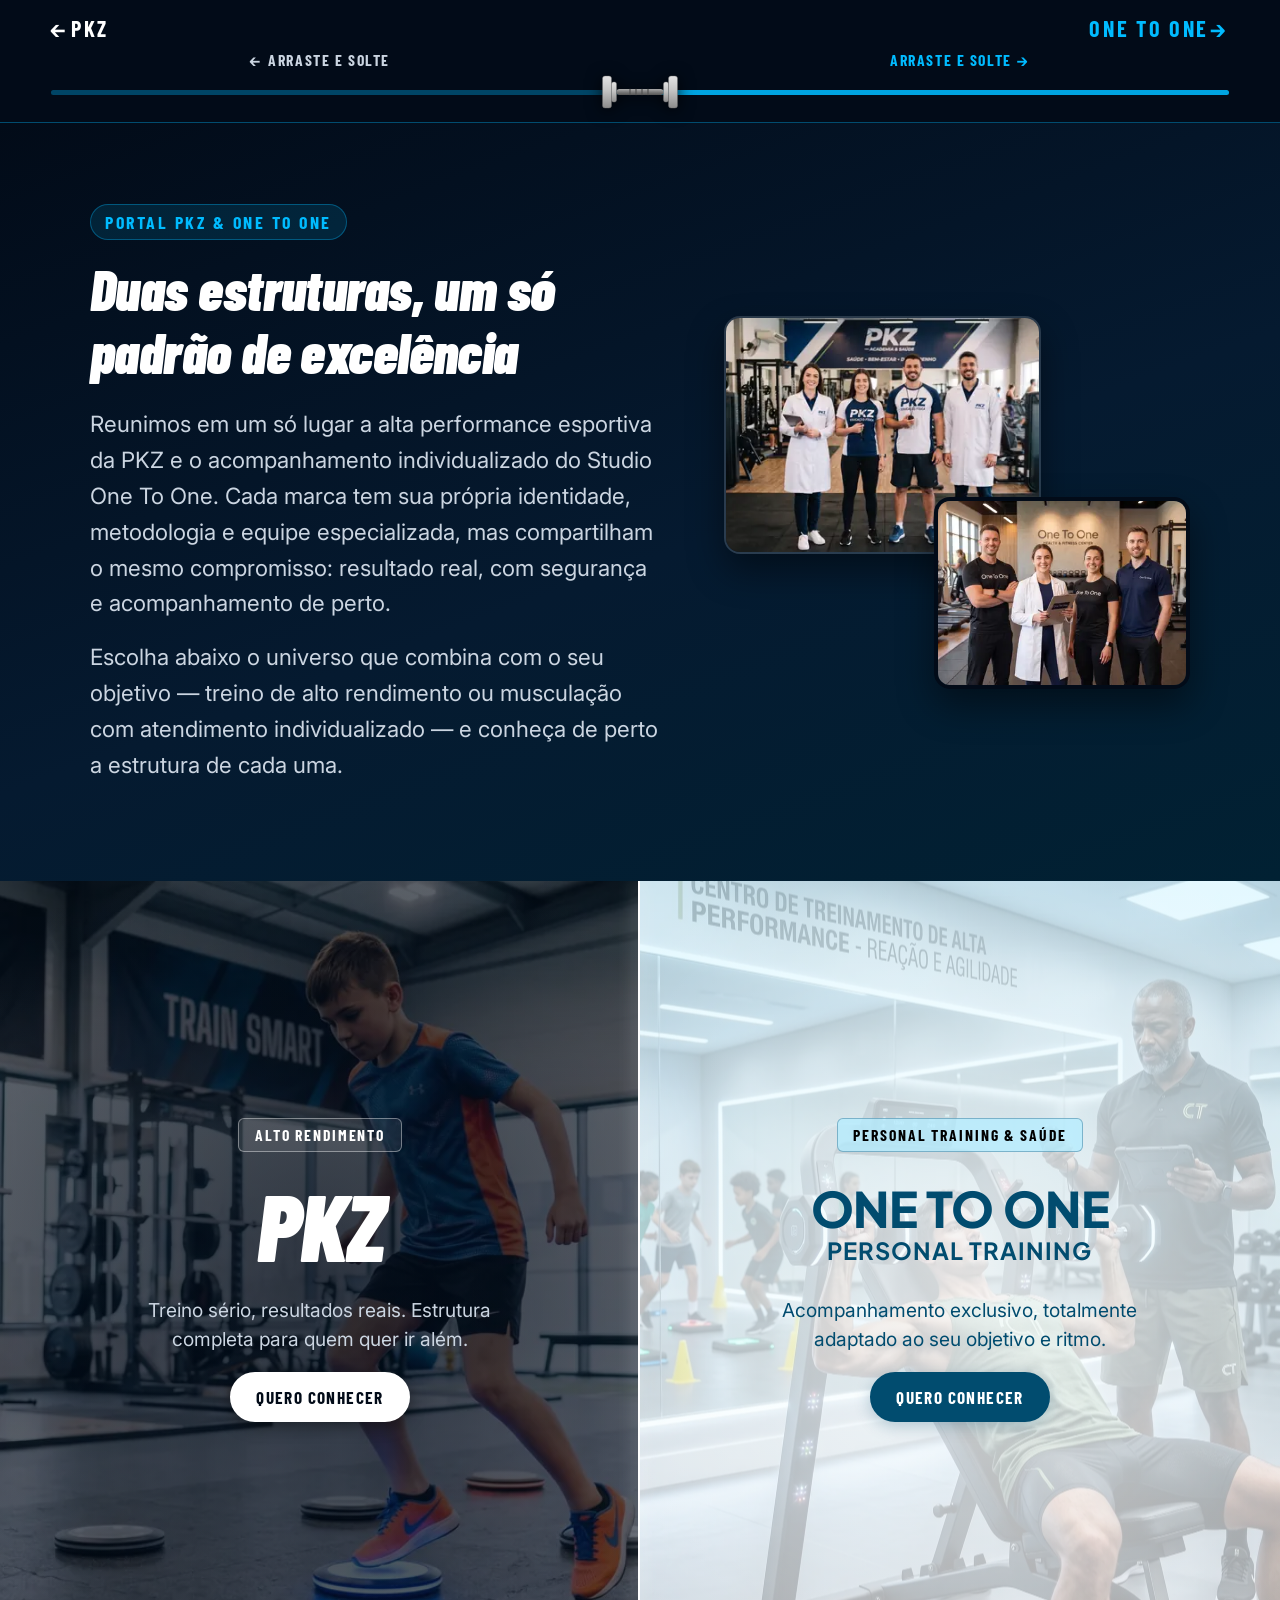
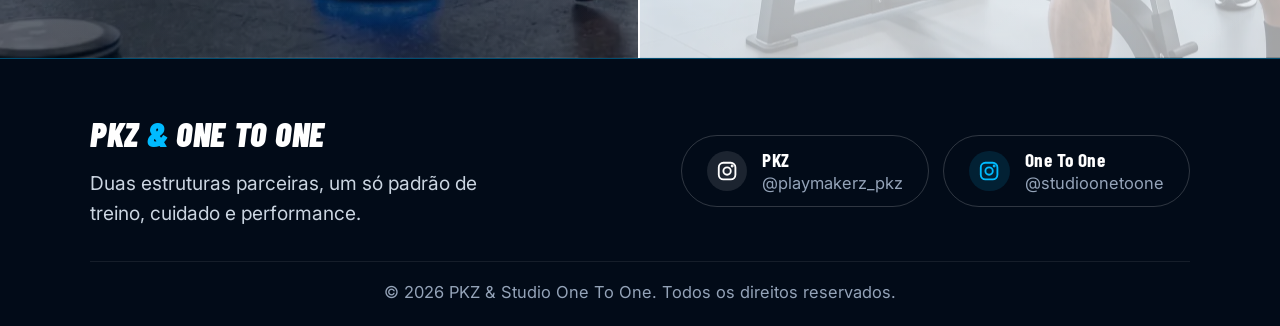
<file: index.html>
<!doctype html>
<html lang="pt-BR">
  <head>
    <meta charset="UTF-8" />
    <meta name="viewport" content="width=device-width, initial-scale=1.0" />
    <title>PKZ Lab &amp; Studio One To One | Treino na Barra da Tijuca, RJ</title>
    <meta
      name="description"
      content="PKZ Lab e Studio One To One: treino de alto rendimento e personal training com acompanhamento individual na Barra da Tijuca, Rio de Janeiro."
    />
    <meta property="og:type" content="website" />
    <meta property="og:title" content="PKZ Lab &amp; Studio One To One | Treino na Barra da Tijuca, RJ" />
    <meta
      property="og:description"
      content="PKZ Lab e Studio One To One: treino de alto rendimento e personal training com acompanhamento individual na Barra da Tijuca, Rio de Janeiro."
    />
    <meta property="og:locale" content="pt_BR" />
    <meta name="theme-color" content="#020b18" />
    <link rel="icon" href="assets/icons/favicon.svg" type="image/svg+xml" />
    <link rel="preconnect" href="https://fonts.googleapis.com" />
    <link rel="preconnect" href="https://fonts.gstatic.com" crossorigin />
    <link
      href="https://fonts.googleapis.com/css2?family=Barlow+Condensed:ital,wght@0,700;0,900;1,900&family=Inter:wght@400;500;600;700&family=Plus+Jakarta+Sans:wght@700;800&display=swap"
      rel="stylesheet"
    />
    <link rel="stylesheet" href="css/portal.css" />
  </head>
  <body>
    <header id="bar">
      <div id="drag-hint">
        <div class="hint-box pkz-box" id="hint-pkz-box">
          <span class="hint-pkz">← arraste e solte</span>
        </div>
        <div class="hint-box oto-box">
          <span class="hint-oto">arraste e solte →</span>
        </div>
      </div>

      <!-- Nomes das empresas restaurados -->
      <div class="bar-labels">
        <a class="bar-label pkz" href="pages/pkz.html"><span aria-hidden="true">← </span>PKZ</a>
        <a class="bar-label oto" href="pages/one-to-one.html">ONE TO ONE<span aria-hidden="true"> →</span></a>
      </div>

      <p id="handle-help" class="visually-hidden">
        Use as setas para mover. Em uma das pontas, pressione Enter ou
        Espaço para entrar.
      </p>

      <div id="track-area">
        <div id="track">
          <div id="fill-l"></div>
          <div id="fill-r"></div>
        </div>

        <div
          id="handle"
          role="slider"
          aria-label="Seletor de marcas PKZ e One To One"
          aria-valuemin="0"
          aria-valuemax="100"
          aria-valuenow="50"
          aria-valuetext="Centro"
          aria-describedby="handle-help"
          tabindex="0"
        >
          <svg
            viewBox="0 0 76 36"
            xmlns="http://www.w3.org/2000/svg"
            aria-hidden="true"
          >
            <defs>
              <linearGradient id="pg" x1="0" y1="0" x2="0" y2="1">
                <stop offset="0%" stop-color="#e2e2e2" />
                <stop offset="45%" stop-color="#c4c4c4" />
                <stop offset="100%" stop-color="#8c8c8c" />
              </linearGradient>
              <linearGradient id="bg" x1="0" y1="0" x2="0" y2="1">
                <stop offset="0%" stop-color="#aaa" />
                <stop offset="55%" stop-color="#777" />
                <stop offset="100%" stop-color="#555" />
              </linearGradient>
            </defs>
            <rect
              x="0.5"
              y="2"
              width="9"
              height="32"
              rx="2.5"
              fill="url(#pg)"
              stroke="#666"
              stroke-width="0.4"
            />
            <rect
              x="9.5"
              y="8"
              width="5"
              height="20"
              rx="2"
              fill="url(#pg)"
              stroke="#777"
              stroke-width="0.4"
            />
            <rect
              x="14.5"
              y="15"
              width="47"
              height="6"
              rx="3"
              fill="url(#bg)"
            />
            <line
              x1="28"
              y1="15.5"
              x2="28"
              y2="20.5"
              stroke="#555"
              stroke-width="1.3"
              stroke-linecap="round"
            />
            <line
              x1="34"
              y1="15.5"
              x2="34"
              y2="20.5"
              stroke="#555"
              stroke-width="1.3"
              stroke-linecap="round"
            />
            <line
              x1="40"
              y1="15.5"
              x2="40"
              y2="20.5"
              stroke="#555"
              stroke-width="1.3"
              stroke-linecap="round"
            />
            <line
              x1="46"
              y1="15.5"
              x2="46"
              y2="20.5"
              stroke="#555"
              stroke-width="1.3"
              stroke-linecap="round"
            />
            <rect
              x="61.5"
              y="8"
              width="5"
              height="20"
              rx="2"
              fill="url(#pg)"
              stroke="#777"
              stroke-width="0.4"
            />
            <rect
              x="66.5"
              y="2"
              width="9"
              height="32"
              rx="2.5"
              fill="url(#pg)"
              stroke="#666"
              stroke-width="0.4"
            />
          </svg>
        </div>
      </div>
    </header>

    <main>
      <!-- ═══ APRESENTAÇÃO (Texto + Imagem) ═══ -->
      <section id="intro" aria-label="Apresentação">
        <div class="intro-inner">
          <div class="intro-text">
            <span class="intro-tag">Portal PKZ &amp; One To One</span>
            <h1>Duas estruturas, um só padrão de excelência</h1>
            <p>
              Reunimos em um só lugar a alta performance esportiva da PKZ e o
              acompanhamento individualizado do Studio One To One. Cada marca
              tem sua própria identidade, metodologia e equipe especializada,
              mas compartilham o mesmo compromisso: resultado real, com
              segurança e acompanhamento de perto.
            </p>
            <p>
              Escolha abaixo o universo que combina com o seu objetivo — treino
              de alto rendimento ou musculação com atendimento individualizado —
              e conheça de perto a estrutura de cada uma.
            </p>
          </div>

          <div class="intro-media" aria-hidden="true">
            <img class="intro-photo photo-pkz" src="assets/img/pkz/EquipePKZ-800.webp" srcset="assets/img/pkz/EquipePKZ-480.webp 480w, assets/img/pkz/EquipePKZ-800.webp 800w, assets/img/pkz/EquipePKZ-1280.webp 1280w" sizes="(max-width: 860px) 290px, 320px" alt="" width="2760" height="1504" decoding="async" loading="lazy" />
            <img class="intro-photo photo-oto" src="assets/img/one-to-one/equipe-800.webp" srcset="assets/img/one-to-one/equipe-480.webp 480w, assets/img/one-to-one/equipe-800.webp 800w, assets/img/one-to-one/equipe-1280.webp 1280w" sizes="(max-width: 860px) 235px, 260px" alt="" width="2760" height="1504" decoding="async" loading="lazy" />
          </div>
        </div>
      </section>

      <!-- ═══ ESCOLHA SEU UNIVERSO: barra do halter + painéis ═══ -->
      <section id="portal" aria-label="Escolha seu universo">
        <div id="stage">
          <section id="pkz" aria-label="Universo PKZ">
            <div class="p-inner">
              <div class="tag">Alto Rendimento</div>
              <div class="title-box">
                <h2>PKZ</h2>
              </div>
              <p>
                Treino sério, resultados reais. Estrutura completa para quem quer ir
                além.
              </p>

              <!-- Botão CTA PKZ -->
              <a
                href="pages/pkz.html"
                class="cta-button pkz-btn"
                id="btn-pkz-cta"
                >Quero conhecer</a
              >
            </div>
          </section>

          <div id="div-line" aria-hidden="true"></div>

          <section id="oto" aria-label="Universo One To One">
            <div class="p-inner">
              <div class="tag">Personal Training &amp; Saúde</div>
              <div class="title-box">
                <h2>ONE TO ONE</h2>
                <div class="sub">Personal Training</div>
              </div>
              <p>
                Acompanhamento exclusivo, totalmente adaptado ao seu objetivo e
                ritmo.
              </p>

              <!-- Botão CTA ONE TO ONE -->
              <a
                href="pages/one-to-one.html"
                class="cta-button oto-btn"
                id="btn-oto-cta"
                >Quero conhecer</a
              >
            </div>
          </section>
        </div>
      </section>
    </main>

    <div class="arrow-hint l" id="arr-l" aria-hidden="true">
      <svg
        width="24"
        height="24"
        viewBox="0 0 24 24"
        fill="none"
        xmlns="http://www.w3.org/2000/svg"
        aria-hidden="true"
      >
        <path
          d="M15 18L9 12L15 6"
          stroke="#ffffff"
          stroke-width="2.5"
          stroke-linecap="round"
          stroke-linejoin="round"
        />
        <path
          d="M15 18L9 12L15 6"
          stroke="#07111e"
          stroke-width="5"
          stroke-linecap="round"
          stroke-linejoin="round"
          opacity="0.6"
        />
      </svg>
    </div>
    <div class="arrow-hint r" id="arr-r" aria-hidden="true">
      <svg
        width="24"
        height="24"
        viewBox="0 0 24 24"
        fill="none"
        xmlns="http://www.w3.org/2000/svg"
        aria-hidden="true"
      >
        <path
          d="M9 6L15 12L9 18"
          stroke="#032b43"
          stroke-width="2.5"
          stroke-linecap="round"
          stroke-linejoin="round"
        />
        <path
          d="M9 6L15 12L9 18"
          stroke="#ffffff"
          stroke-width="5"
          stroke-linecap="round"
          stroke-linejoin="round"
          opacity="0.6"
        />
      </svg>
    </div>

    <div
      id="redir"
      hidden
      role="dialog"
      aria-modal="true"
      aria-labelledby="redir-name"
      aria-describedby="redir-sub"
    >
      <h2 id="redir-name">PKZ</h2>
      <small id="redir-sub">redirecionando...</small>
      <button type="button" id="redir-cancel">Cancelar</button>
    </div>

    <!-- ═══ FOOTER ═══ -->
    <footer id="site-footer">
      <div class="footer-inner">
        <div class="footer-brand">
          <span class="footer-logo">PKZ <span class="footer-amp">&amp;</span> ONE TO ONE</span>
          <p>
            Duas estruturas parceiras, um só padrão de treino, cuidado e
            performance.
          </p>
        </div>

        <div class="footer-social">
          <a
            class="social-card social-pkz"
            href="https://www.instagram.com/playmakerz_pkz/"
            target="_blank"
            rel="noopener noreferrer"
            aria-label="PKZ @playmakerz_pkz, Instagram (abre em nova aba)"
          >
            <span class="social-icon">
              <svg width="20" height="20" viewBox="0 0 24 24" fill="none" stroke="currentColor" stroke-width="2" stroke-linecap="round" stroke-linejoin="round" aria-hidden="true" focusable="false"><rect x="3" y="3" width="18" height="18" rx="5"></rect><circle cx="12" cy="12" r="4"></circle><circle cx="17.5" cy="6.5" r="0.6" fill="currentColor"></circle></svg>
            </span>
            <span class="social-text">
              <strong>PKZ</strong>
              <small>@playmakerz_pkz</small>
            </span>
          </a>

          <a
            class="social-card social-oto"
            href="https://www.instagram.com/studioonetoone/"
            target="_blank"
            rel="noopener noreferrer"
            aria-label="One To One @studioonetoone, Instagram (abre em nova aba)"
          >
            <span class="social-icon">
              <svg width="20" height="20" viewBox="0 0 24 24" fill="none" stroke="currentColor" stroke-width="2" stroke-linecap="round" stroke-linejoin="round" aria-hidden="true" focusable="false"><rect x="3" y="3" width="18" height="18" rx="5"></rect><circle cx="12" cy="12" r="4"></circle><circle cx="17.5" cy="6.5" r="0.6" fill="currentColor"></circle></svg>
            </span>
            <span class="social-text">
              <strong>One To One</strong>
              <small>@studioonetoone</small>
            </span>
          </a>
        </div>
      </div>

      <div class="footer-bottom">
        <span>&copy; 2026 PKZ &amp; Studio One To One. Todos os direitos reservados.</span>
      </div>
    </footer>

    <script src="js/portal.js"></script>
  </body>
</html>
</file>
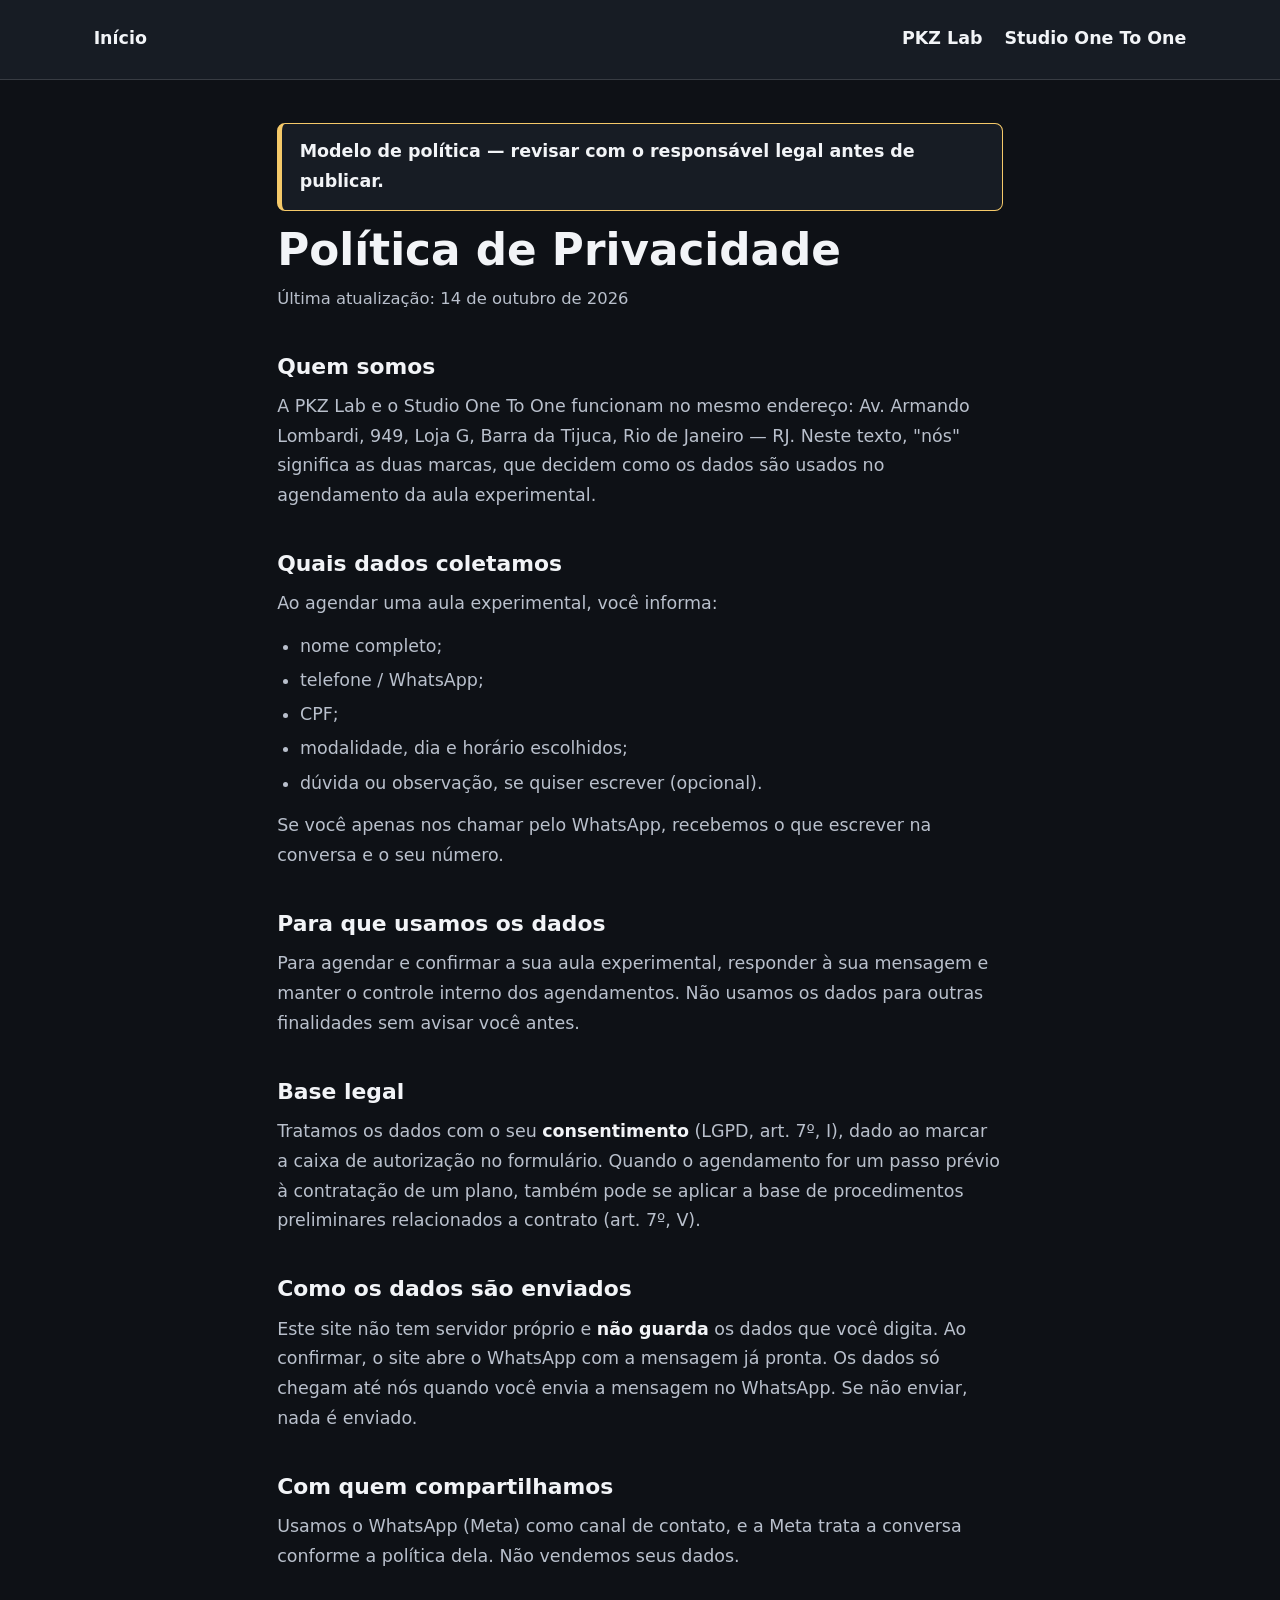
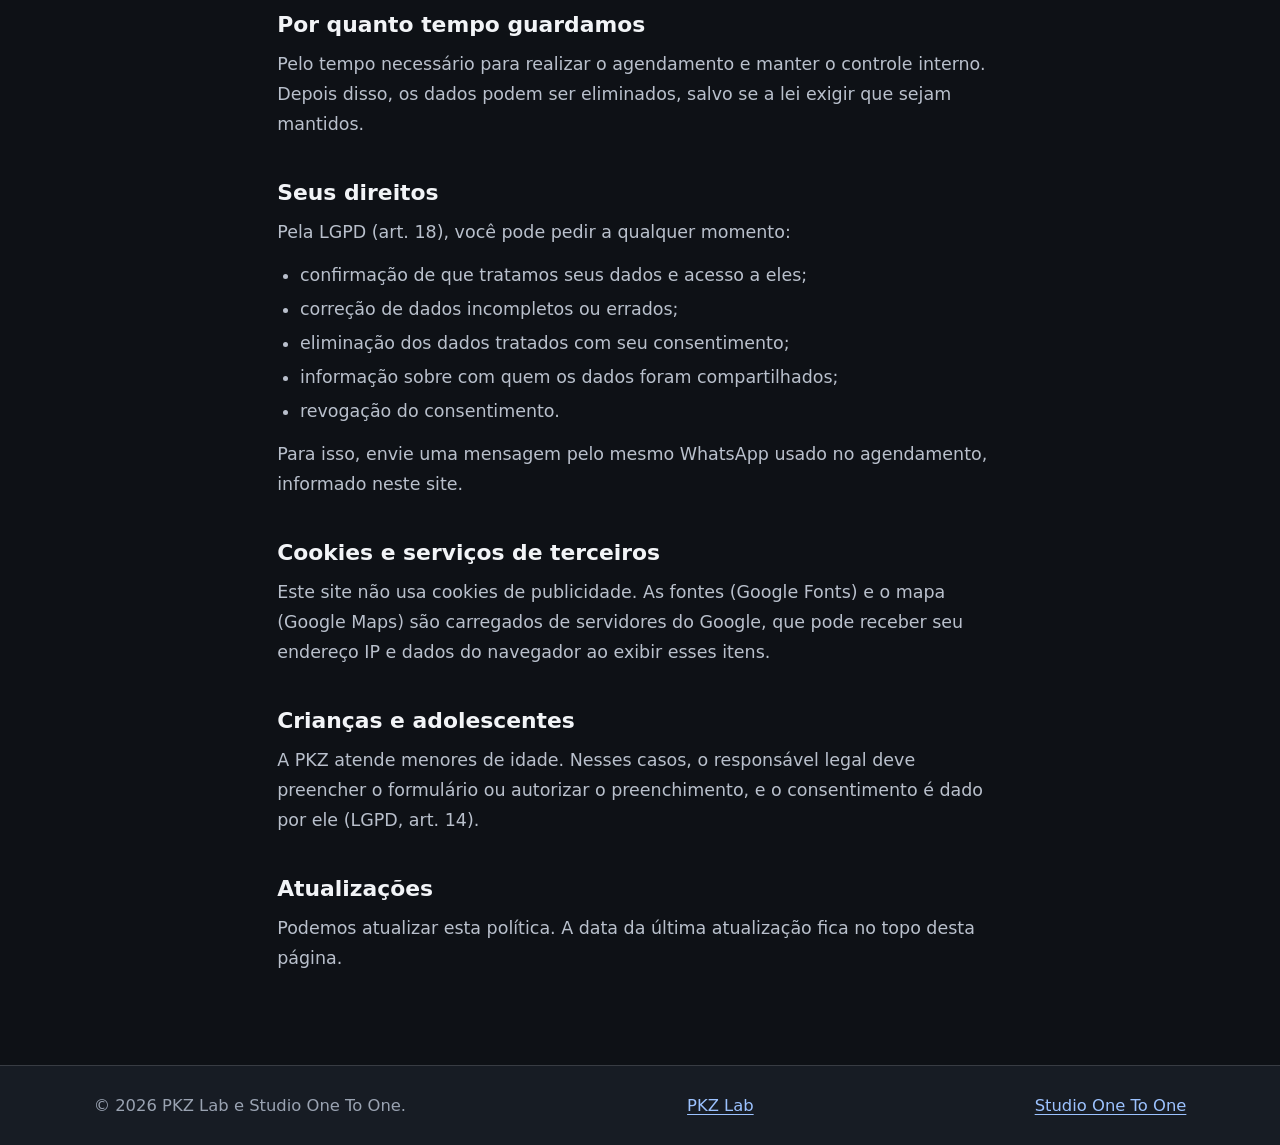
<file: privacidade.html>
<!doctype html>
<html lang="pt-BR">
  <head>
    <meta charset="UTF-8" />
    <meta name="viewport" content="width=device-width, initial-scale=1.0, viewport-fit=cover" />
    <title>Política de Privacidade | PKZ Lab e Studio One To One</title>
    <meta name="description" content="Como a PKZ Lab e o Studio One To One tratam seus dados no agendamento da aula experimental e no contato por WhatsApp, conforme a LGPD." />
    <meta property="og:type" content="website" />
    <meta property="og:title" content="Política de Privacidade | PKZ Lab e Studio One To One" />
    <meta property="og:description" content="Como a PKZ Lab e o Studio One To One tratam seus dados no agendamento da aula experimental e no contato por WhatsApp, conforme a LGPD." />
    <meta property="og:locale" content="pt_BR" />
    <meta name="theme-color" content="#0e1116" />
    <link rel="icon" href="favicon.svg" type="image/svg+xml" />
    <link rel="stylesheet" href="shared/css/legal.css" />
  </head>
  <body>
    <a class="skip-link" href="#main">Pular para o conteúdo</a>
    <header class="legal-header">
      <nav class="legal-nav" aria-label="Principal">
        <a href="index.html">Início</a>
        <ul>
          <li><a href="PKZ/indexPKZ.html">PKZ Lab</a></li>
          <li><a href="OneToOne/indexOTO.html">Studio One To One</a></li>
        </ul>
      </nav>
    </header>

    <main id="main" class="legal-main" tabindex="-1">
      <p class="legal-notice" role="note"><strong>Modelo de política — revisar com o responsável legal antes de publicar.</strong></p>
      <h1>Política de Privacidade</h1>
      <p class="legal-updated">Última atualização: 14 de outubro de 2026</p>

      <h2>Quem somos</h2>
      <p>A PKZ Lab e o Studio One To One funcionam no mesmo endereço: Av. Armando Lombardi, 949, Loja G, Barra da Tijuca, Rio de Janeiro — RJ. Neste texto, "nós" significa as duas marcas, que decidem como os dados são usados no agendamento da aula experimental.</p>

      <h2>Quais dados coletamos</h2>
      <p>Ao agendar uma aula experimental, você informa:</p>
      <ul>
        <li>nome completo;</li>
        <li>telefone / WhatsApp;</li>
        <li>CPF;</li>
        <li>modalidade, dia e horário escolhidos;</li>
        <li>dúvida ou observação, se quiser escrever (opcional).</li>
      </ul>
      <p>Se você apenas nos chamar pelo WhatsApp, recebemos o que escrever na conversa e o seu número.</p>

      <h2>Para que usamos os dados</h2>
      <p>Para agendar e confirmar a sua aula experimental, responder à sua mensagem e manter o controle interno dos agendamentos. Não usamos os dados para outras finalidades sem avisar você antes.</p>

      <h2>Base legal</h2>
      <p>Tratamos os dados com o seu <strong>consentimento</strong> (LGPD, art. 7º, I), dado ao marcar a caixa de autorização no formulário. Quando o agendamento for um passo prévio à contratação de um plano, também pode se aplicar a base de procedimentos preliminares relacionados a contrato (art. 7º, V).</p>

      <h2>Como os dados são enviados</h2>
      <p>Este site não tem servidor próprio e <strong>não guarda</strong> os dados que você digita. Ao confirmar, o site abre o WhatsApp com a mensagem já pronta. Os dados só chegam até nós quando você envia a mensagem no WhatsApp. Se não enviar, nada é enviado.</p>

      <h2>Com quem compartilhamos</h2>
      <p>Usamos o WhatsApp (Meta) como canal de contato, e a Meta trata a conversa conforme a política dela. Não vendemos seus dados.</p>

      <h2>Por quanto tempo guardamos</h2>
      <p>Pelo tempo necessário para realizar o agendamento e manter o controle interno. Depois disso, os dados podem ser eliminados, salvo se a lei exigir que sejam mantidos.</p>

      <h2>Seus direitos</h2>
      <p>Pela LGPD (art. 18), você pode pedir a qualquer momento:</p>
      <ul>
        <li>confirmação de que tratamos seus dados e acesso a eles;</li>
        <li>correção de dados incompletos ou errados;</li>
        <li>eliminação dos dados tratados com seu consentimento;</li>
        <li>informação sobre com quem os dados foram compartilhados;</li>
        <li>revogação do consentimento.</li>
      </ul>
      <p>Para isso, envie uma mensagem pelo mesmo WhatsApp usado no agendamento, informado neste site.</p>

      <h2>Cookies e serviços de terceiros</h2>
      <p>Este site não usa cookies de publicidade. As fontes (Google Fonts) e o mapa (Google Maps) são carregados de servidores do Google, que pode receber seu endereço IP e dados do navegador ao exibir esses itens.</p>

      <h2>Crianças e adolescentes</h2>
      <p>A PKZ atende menores de idade. Nesses casos, o responsável legal deve preencher o formulário ou autorizar o preenchimento, e o consentimento é dado por ele (LGPD, art. 14).</p>

      <h2>Atualizações</h2>
      <p>Podemos atualizar esta política. A data da última atualização fica no topo desta página.</p>
    </main>

    <footer class="legal-footer">
      <div class="legal-footer-inner">
        <span>&copy; 2026 PKZ Lab e Studio One To One.</span>
        <a href="PKZ/indexPKZ.html">PKZ Lab</a>
        <a href="OneToOne/indexOTO.html">Studio One To One</a>
      </div>
    </footer>
  </body>
</html>
</file>
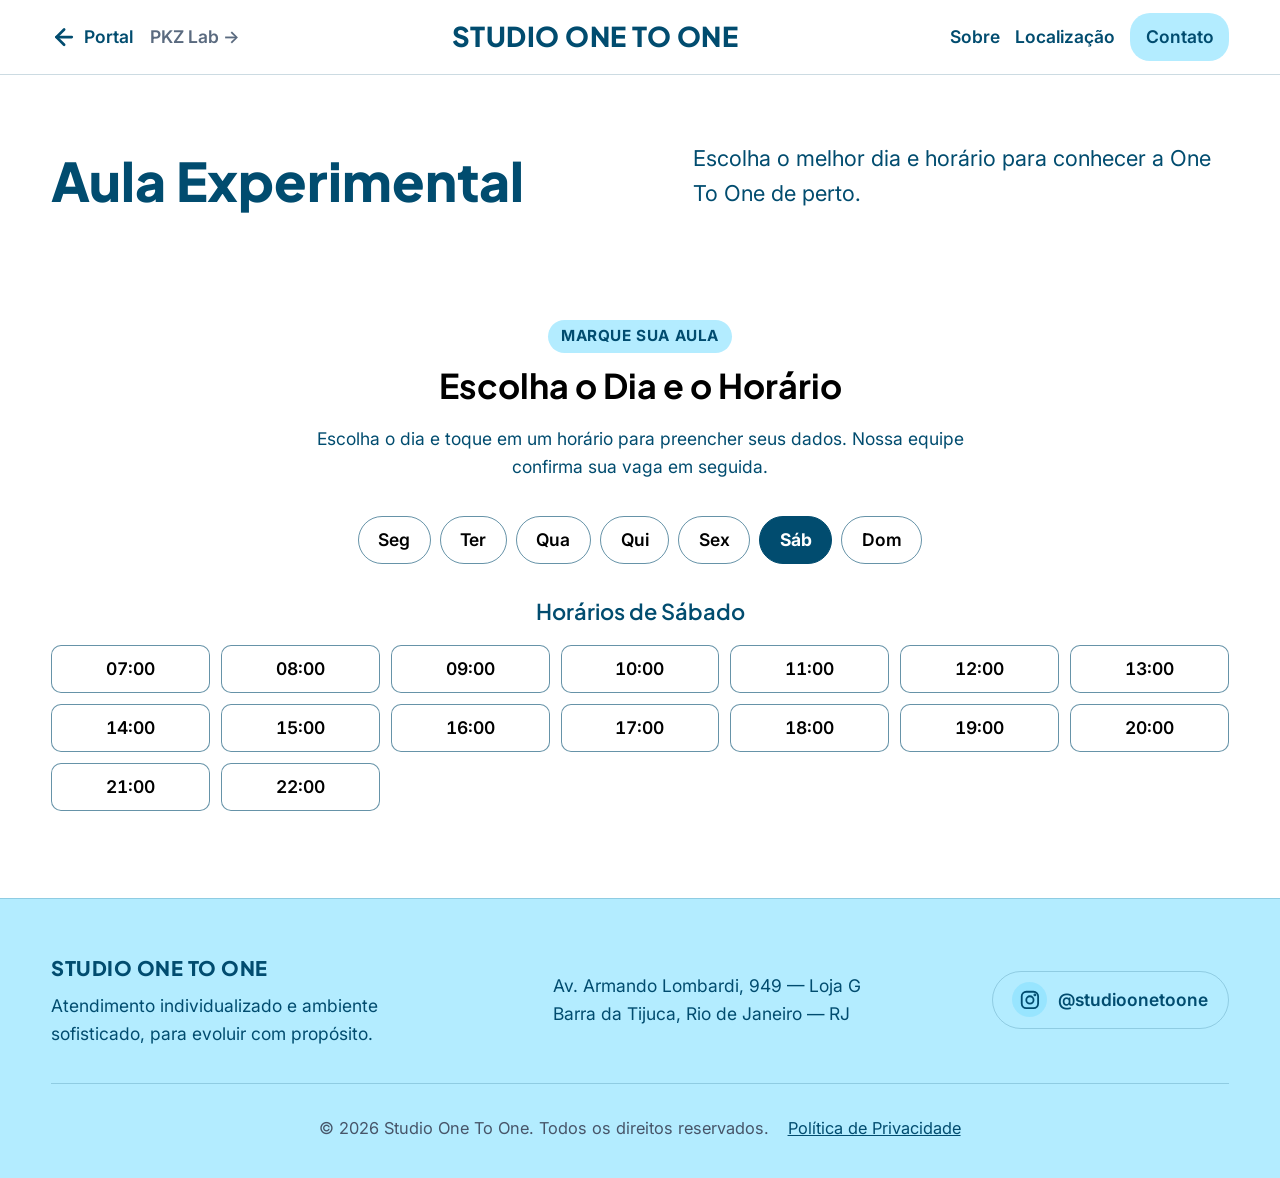
<file: OneToOne/aula-experimental.html>
<!doctype html>
<html lang="pt-BR" data-brand="oto">
  <head>
    <meta charset="UTF-8" />
    <meta
      name="viewport"
      content="width=device-width, initial-scale=1.0, viewport-fit=cover"
    />
    <meta name="description" content="Agende sua aula experimental no Studio One To One, personal training na Barra da Tijuca, Rio de Janeiro. Escolha o melhor dia e horário." />
    <meta property="og:type" content="website" />
    <meta property="og:title" content="Aula Experimental | Studio One To One" />
    <meta property="og:description" content="Agende sua aula experimental no Studio One To One, personal training na Barra da Tijuca, Rio de Janeiro. Escolha o melhor dia e horário." />
    <meta property="og:locale" content="pt_BR" />
    <meta name="theme-color" content="#ffffff" />
    <link rel="icon" href="../favicon.svg" type="image/svg+xml" />
    <title>Aula Experimental | Studio One To One</title>
    <link rel="preconnect" href="https://fonts.googleapis.com" />
    <link rel="preconnect" href="https://fonts.gstatic.com" crossorigin />
    <link
      href="https://fonts.googleapis.com/css2?family=Inter:wght@400;500;600;700&family=Plus+Jakarta+Sans:wght@400;500;600;700;800&display=swap"
      rel="stylesheet"
    />
    <link rel="stylesheet" href="../shared/css/base.css" />
    <link rel="stylesheet" href="./styleOTO.css" />
    <link rel="stylesheet" href="../shared/css/extras.css" />
  </head>
  <body>
    <a class="skip-link" href="#main">Pular para o conteúdo</a>
    <header class="site-header">
      <nav class="navbar" aria-label="Principal">
        <div class="nav-left">
          <a
            href="../index.html"
            class="back-link"
            aria-label="Voltar para o Portal"
          >
            <svg
              class="back-arrow-icon"
              width="24"
              height="24"
              viewBox="0 0 24 24"
              fill="none"
              stroke="currentColor"
              stroke-width="2.5"
              stroke-linecap="round"
              stroke-linejoin="round"
              aria-hidden="true"
            >
              <line x1="19" y1="12" x2="5" y2="12"></line>
              <polyline points="12 19 5 12 12 5"></polyline>
            </svg>
            <span class="back-text">Portal</span>
          </a>
          <a
            href="../PKZ/indexPKZ.html"
            class="cross-brand-nav-link"
            >PKZ Lab →</a
          >
        </div>

        <div class="nav-center">
          <a href="./indexOTO.html" class="brand-logo-link" aria-label="Studio One To One — página inicial">
            <span class="brand-text desktop-logo">STUDIO ONE TO ONE</span>
            <span class="brand-text mobile-logo">ONE TO ONE</span>
          </a>
        </div>

        <div class="nav-right">
          <button
            id="mobile-menu-btn"
            class="menu-toggle"
            aria-label="Menu de navegação"
            aria-expanded="false"
            aria-controls="primary-navigation"
          >
            <span class="hamburger-bar"></span>
            <span class="hamburger-bar"></span>
            <span class="hamburger-bar"></span>
          </button>
          <ul id="primary-navigation" class="nav-links">
            <li><a href="indexOTO.html#sobre" class="nav-link">Sobre</a></li>
            <li><a href="indexOTO.html#location" class="nav-link">Localização</a></li>
            <li>
              <a
                href="#contact"
                id="open-contact-modal"
                class="nav-link nav-link-highlight"
                >Contato</a
              >
            </li>
          </ul>
        </div>
      </nav>
    </header>

    <div id="mobile-menu-overlay" class="menu-overlay" aria-hidden="true"></div>

    <main id="main" tabindex="-1">
      <section id="aula-hero" class="hero-section">
        <div class="hero-content">
          <h1>Aula Experimental</h1>
          <p>Escolha o melhor dia e horário para conhecer a One To One de perto.</p>
        </div>
      </section>

      <section id="agenda" class="schedule-section animate-on-scroll">
        <span class="section-tag">Marque sua Aula</span>
        <h2>Escolha o Dia e o Horário</h2>
        <p class="schedule-intro">
          Escolha o dia e toque em um horário para preencher seus dados. Nossa
          equipe confirma sua vaga em seguida.
        </p>

        <div id="day-chips" class="day-chips" role="group" aria-label="Escolha o dia"></div>
        <h3 id="time-heading" class="time-heading" aria-live="polite"></h3>
        <ul id="time-list" class="time-list" aria-labelledby="time-heading"></ul>
        <!-- Sem JavaScript o número não vem de data.js: manter igual a whatsapp em shared/js/data.js -->
        <noscript>
          <p class="schedule-intro">
            Ative o JavaScript ou fale conosco pelo
            <a href="https://wa.me/5521000000000">WhatsApp</a>.
          </p>
        </noscript>
      </section>
    </main>

    <dialog id="booking-modal" class="modal-dialog" aria-labelledby="booking-modal-title">
      <div class="modal-box">
        <button
          id="booking-close-modal"
          class="modal-close"
          aria-label="Fechar modal"
        >
          &times;
        </button>
        <div class="modal-header">
          <span class="modal-badge" id="booking-slot-badge"
            >Segunda-feira · 07:00</span
          >
          <h2 id="booking-modal-title">Confirme sua Aula Experimental</h2>
          <p>Preencha seus dados: abriremos o WhatsApp com o seu pedido pronto para enviar.</p>
        </div>
        <form id="booking-form" class="modal-body" novalidate>
          <label for="booking-modality" class="modal-label">Modalidade</label>
          <select id="booking-modality" aria-describedby="booking-error" class="modal-input" required autofocus>
            <option value="">Selecione</option>
          </select>

          <label for="booking-name" class="modal-label">Nome completo</label>
          <input
            type="text"
            id="booking-name" aria-describedby="booking-error"
            class="modal-input"
            placeholder="Digite seu nome completo"
            autocomplete="name"
            required
          />

          <label for="booking-phone" class="modal-label"
            >Telefone / WhatsApp</label
          >
          <input
            type="tel"
            id="booking-phone" aria-describedby="booking-error"
            class="modal-input"
            placeholder="(21) 90000-0000"
            autocomplete="tel"
            required
          />

          <label for="booking-cpf" class="modal-label">CPF</label>
          <input
            type="text"
            id="booking-cpf"
            class="modal-input"
            placeholder="000.000.000-00"
            inputmode="numeric"
            maxlength="14"
            aria-describedby="booking-cpf-hint booking-error"
            required
          />
          <p id="booking-cpf-hint" class="modal-hint">Só números; a pontuação entra sozinha.</p>

          <label for="booking-notes" class="modal-label"
            >Dúvida ou observação (opcional)</label
          >
          <textarea
            id="booking-notes"
            class="modal-input"
            rows="3"
            placeholder="Alguma informação que queira compartilhar?"
          ></textarea>

          <label class="booking-consent">
            <input type="checkbox" id="booking-consent" required />
            <span>Autorizo o uso dos meus dados, inclusive o CPF, apenas para o agendamento e o controle interno da One To One. Veja a <a href="../privacidade.html" target="_blank" rel="noopener noreferrer" aria-label="Política de Privacidade (abre em nova aba)" class="text-link">Política de Privacidade</a>.</span>
          </label>

          <p id="booking-error" class="booking-error" role="alert" hidden></p>
          <button type="submit" class="btn btn-modal">Enviar pelo WhatsApp →</button>
        </form>
        <div id="booking-confirmation" class="booking-confirmation" hidden>
          <p id="booking-confirmation-text" role="status"></p>
          <button type="button" id="booking-done-btn" class="btn btn-modal">
            Fechar
          </button>
        </div>
      </div>
    </dialog>

    <dialog id="contact" class="modal-dialog" aria-labelledby="modal-title">
      <div class="modal-box">
        <button id="close-modal" class="modal-close" aria-label="Fechar modal">
          &times;
        </button>
        <div class="modal-header">
          <span class="modal-badge">Fale Conosco</span>
          <h2 id="modal-title">Inicie sua Jornada</h2>
          <p>
            Fale diretamente com nosso time pelo WhatsApp e agende sua
            avaliação.
          </p>
        </div>
        <div class="modal-body">
          <label for="name" class="modal-label"
            >Como gostaria de ser chamado?</label
          >
          <input
            type="text"
            id="name"
            autofocus
            class="modal-input"
            placeholder="Digite seu nome"
            autocomplete="name"
          />
          <button id="whatsapp-cta" class="btn btn-modal">
            Falar com Consultor →
          </button>
        </div>
      </div>
    </dialog>

    <footer class="site-footer-page">
      <div class="footer-inner">
        <div class="footer-brand">
          <span class="footer-logo">STUDIO ONE TO ONE</span>
          <p>
            Atendimento individualizado e ambiente sofisticado, para evoluir
            com propósito.
          </p>
        </div>

        <div class="footer-contact">
          <p>
            Av. Armando Lombardi, 949 — Loja G<br />
            Barra da Tijuca, Rio de Janeiro — RJ
          </p>
        </div>

        <a
          class="footer-social"
          href="https://www.instagram.com/studioonetoone/"
          target="_blank"
          rel="noopener noreferrer"
          aria-label="Instagram @studioonetoone (abre em nova aba)"
        >
          <span class="footer-social-icon">
            <svg width="20" height="20" viewBox="0 0 24 24" fill="none" stroke="currentColor" stroke-width="2" stroke-linecap="round" stroke-linejoin="round" aria-hidden="true" focusable="false"><rect x="3" y="3" width="18" height="18" rx="5"></rect><circle cx="12" cy="12" r="4"></circle><circle cx="17.5" cy="6.5" r="0.6" fill="currentColor"></circle></svg>
          </span>
          <span>@studioonetoone</span>
        </a>
      </div>

      <div class="footer-bottom">
        <span>&copy; 2026 Studio One To One. Todos os direitos reservados.</span>
        <a class="footer-legal" href="../privacidade.html">Política de Privacidade</a>
      </div>
    </footer>

    <aside class="floating-actions" aria-label="Atalhos da página">
      <button id="back-to-top" class="back-to-top" aria-label="Voltar ao início">
        <svg
          width="24"
          height="24"
          viewBox="0 0 24 24"
          fill="none"
          stroke="currentColor"
          stroke-width="2.5"
          stroke-linecap="round"
          stroke-linejoin="round"
          aria-hidden="true"
        >
          <path d="M12 19V5M5 12l7-7 7 7" />
        </svg>
      </button>
    </aside>

    <script src="../shared/js/data.js" defer></script>
    <script src="../shared/js/aula-experimental.js" defer></script>
  </body>
</html>
</file>
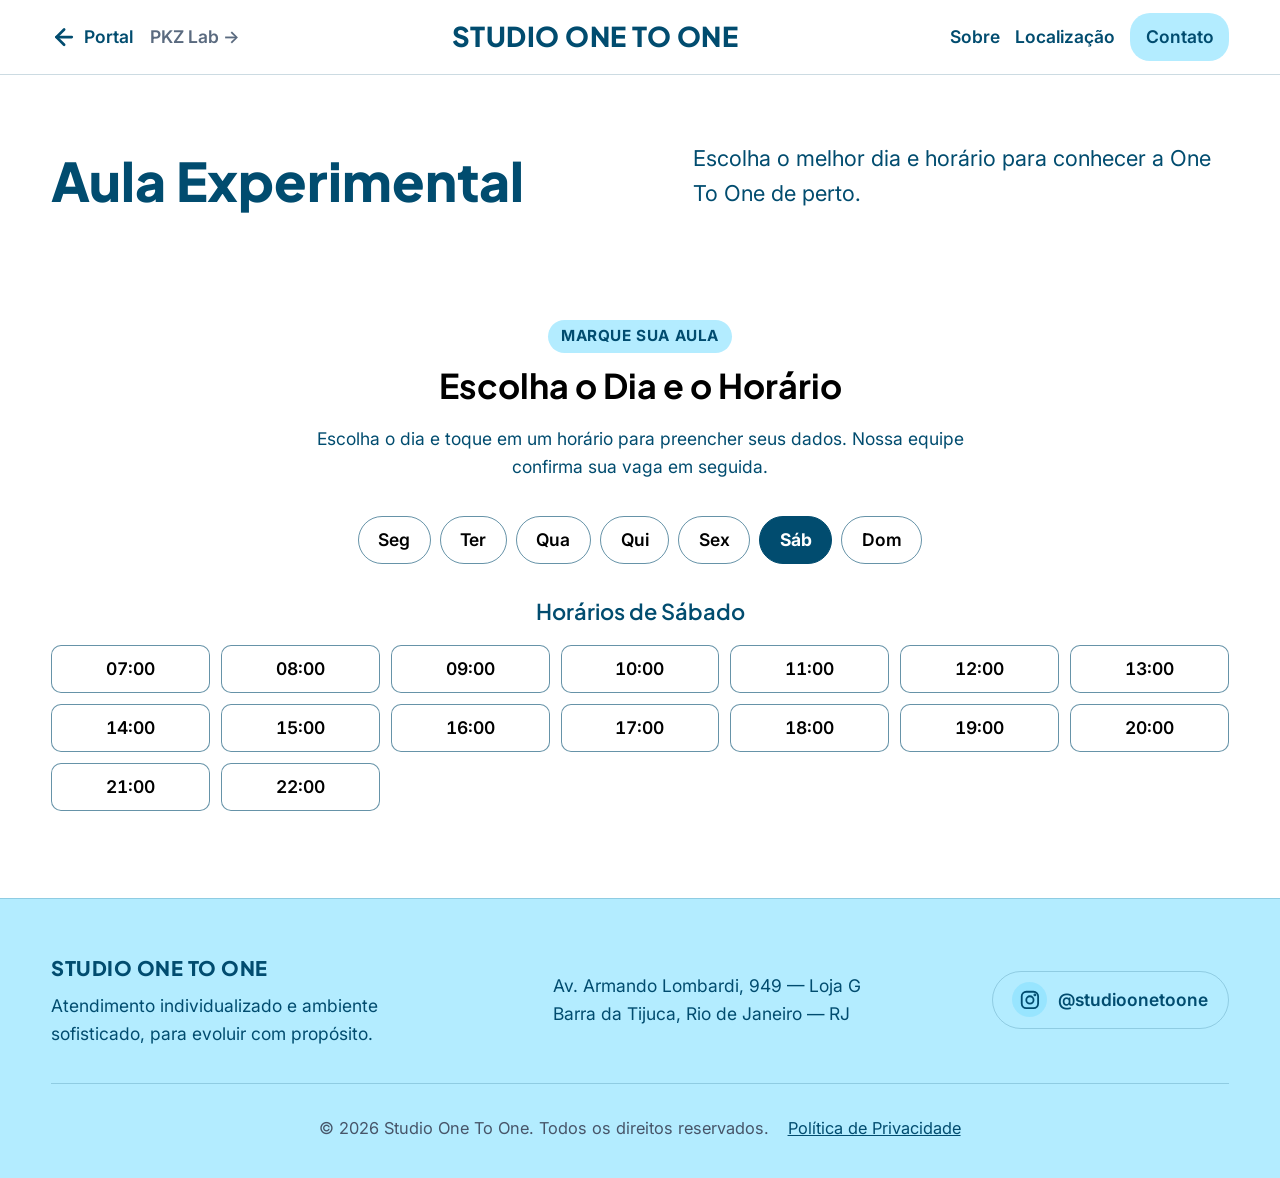
<file: pages/one-to-one-aula-experimental.html>
<!doctype html>
<html lang="pt-BR" data-brand="oto">
  <head>
    <meta charset="UTF-8" />
    <meta
      name="viewport"
      content="width=device-width, initial-scale=1.0"
    />
    <meta name="description" content="Agende sua aula experimental no Studio One To One, personal training na Barra da Tijuca, Rio de Janeiro. Escolha o melhor dia e horário." />
    <meta property="og:type" content="website" />
    <meta property="og:title" content="Aula Experimental | Studio One To One" />
    <meta property="og:description" content="Agende sua aula experimental no Studio One To One, personal training na Barra da Tijuca, Rio de Janeiro. Escolha o melhor dia e horário." />
    <meta property="og:locale" content="pt_BR" />
    <meta name="theme-color" content="#ffffff" />
    <link rel="icon" href="../assets/icons/favicon.svg" type="image/svg+xml" />
    <title>Aula Experimental | Studio One To One</title>
    <link rel="preconnect" href="https://fonts.googleapis.com" />
    <link rel="preconnect" href="https://fonts.gstatic.com" crossorigin />
    <link
      href="https://fonts.googleapis.com/css2?family=Inter:wght@400;500;600;700&family=Plus+Jakarta+Sans:wght@400;500;600;700;800&display=swap"
      rel="stylesheet"
    />
    <link rel="stylesheet" href="../css/base.css" />
    <link rel="stylesheet" href="../css/one-to-one.css" />
    <link rel="stylesheet" href="../css/extras.css" />
  </head>
  <body>
    <a class="skip-link" href="#main">Pular para o conteúdo</a>
    <header class="site-header">
      <nav class="navbar" aria-label="Principal">
        <div class="nav-left">
          <a
            href="../index.html"
            class="back-link"
            aria-label="Voltar para o Portal"
          >
            <svg
              class="back-arrow-icon"
              width="24"
              height="24"
              viewBox="0 0 24 24"
              fill="none"
              stroke="currentColor"
              stroke-width="2.5"
              stroke-linecap="round"
              stroke-linejoin="round"
              aria-hidden="true"
            >
              <line x1="19" y1="12" x2="5" y2="12"></line>
              <polyline points="12 19 5 12 12 5"></polyline>
            </svg>
            <span class="back-text">Portal</span>
          </a>
          <a
            href="pkz.html"
            class="cross-brand-nav-link"
            >PKZ Lab →</a
          >
        </div>

        <div class="nav-center">
          <a href="one-to-one.html" class="brand-logo-link" aria-label="Studio One To One — página inicial">
            <span class="brand-text desktop-logo">STUDIO ONE TO ONE</span>
            <span class="brand-text mobile-logo">ONE TO ONE</span>
          </a>
        </div>

        <div class="nav-right">
          <button
            id="mobile-menu-btn"
            class="menu-toggle"
            aria-label="Menu de navegação"
            aria-expanded="false"
            aria-controls="primary-navigation"
          >
            <span class="hamburger-bar"></span>
            <span class="hamburger-bar"></span>
            <span class="hamburger-bar"></span>
          </button>
          <ul id="primary-navigation" class="nav-links">
            <li><a href="one-to-one.html#sobre" class="nav-link">Sobre</a></li>
            <li><a href="one-to-one.html#location" class="nav-link">Localização</a></li>
            <li>
              <a
                href="#contact"
                id="open-contact-modal"
                class="nav-link nav-link-highlight"
                >Contato</a
              >
            </li>
          </ul>
        </div>
      </nav>
    </header>

    <main id="main" tabindex="-1">
      <section id="aula-hero" class="hero-section">
        <div class="hero-content">
          <h1>Aula Experimental</h1>
          <p>Escolha o melhor dia e horário para conhecer a One To One de perto.</p>
        </div>
      </section>

      <section id="agenda" class="schedule-section">
        <span class="section-tag">Marque sua Aula</span>
        <h2>Escolha o Dia e o Horário</h2>
        <p class="schedule-intro">
          Escolha o dia e toque em um horário para preencher seus dados. Nossa
          equipe confirma sua vaga em seguida.
        </p>

        <div id="day-chips" class="day-chips" role="group" aria-label="Escolha o dia"></div>
        <h3 id="time-heading" class="time-heading" aria-live="polite"></h3>
        <ul id="time-list" class="time-list" aria-labelledby="time-heading"></ul>
        <!-- Sem JavaScript o número não vem de data.js: manter igual a whatsapp em js/data.js -->
        <noscript>
          <p class="schedule-intro">
            Ative o JavaScript ou fale conosco pelo
            <a href="https://wa.me/5521000000000">WhatsApp</a>.
          </p>
        </noscript>
      </section>
    </main>

    <dialog id="booking-modal" class="modal-dialog" aria-labelledby="booking-modal-title">
      <div class="modal-box">
        <button
          id="booking-close-modal"
          class="modal-close"
          aria-label="Fechar modal"
        >
          &times;
        </button>
        <div class="modal-header">
          <span class="modal-badge" id="booking-slot-badge"
            >Segunda-feira · 07:00</span
          >
          <h2 id="booking-modal-title">Confirme sua Aula Experimental</h2>
          <p>Preencha seus dados: abriremos o WhatsApp com o seu pedido pronto para enviar.</p>
        </div>
        <form id="booking-form" class="modal-body" novalidate>
          <label for="booking-modality" class="modal-label">Modalidade</label>
          <select id="booking-modality" aria-describedby="booking-error" class="modal-input" required autofocus>
            <option value="">Selecione</option>
          </select>

          <label for="booking-name" class="modal-label">Nome completo</label>
          <input
            type="text"
            id="booking-name" aria-describedby="booking-error"
            class="modal-input"
            placeholder="Digite seu nome completo"
            autocomplete="name"
            required
          />

          <label for="booking-phone" class="modal-label"
            >Telefone / WhatsApp</label
          >
          <input
            type="tel"
            id="booking-phone" aria-describedby="booking-error"
            class="modal-input"
            placeholder="(21) 90000-0000"
            autocomplete="tel"
            required
          />

          <label for="booking-cpf" class="modal-label">CPF</label>
          <input
            type="text"
            id="booking-cpf"
            class="modal-input"
            placeholder="000.000.000-00"
            inputmode="numeric"
            maxlength="14"
            aria-describedby="booking-cpf-hint booking-error"
            required
          />
          <p id="booking-cpf-hint" class="modal-hint">Só números; a pontuação entra sozinha.</p>

          <label for="booking-notes" class="modal-label"
            >Dúvida ou observação (opcional)</label
          >
          <textarea
            id="booking-notes"
            class="modal-input"
            rows="3"
            placeholder="Alguma informação que queira compartilhar?"
          ></textarea>

          <label class="booking-consent">
            <input type="checkbox" id="booking-consent" required />
            <span>Autorizo o uso dos meus dados, inclusive o CPF, apenas para o agendamento e o controle interno da One To One. Veja a <a href="privacidade.html" target="_blank" rel="noopener noreferrer" aria-label="Política de Privacidade (abre em nova aba)" class="text-link">Política de Privacidade</a>.</span>
          </label>

          <p id="booking-error" class="booking-error" role="alert" hidden></p>
          <button type="submit" class="btn btn-modal">Enviar pelo WhatsApp →</button>
        </form>
        <div id="booking-confirmation" class="booking-confirmation" hidden>
          <p id="booking-confirmation-text" role="status"></p>
          <button type="button" id="booking-done-btn" class="btn btn-modal">
            Fechar
          </button>
        </div>
      </div>
    </dialog>

    <dialog id="contact" class="modal-dialog" aria-labelledby="modal-title">
      <div class="modal-box">
        <button id="close-modal" class="modal-close" aria-label="Fechar modal">
          &times;
        </button>
        <div class="modal-header">
          <span class="modal-badge">Fale Conosco</span>
          <h2 id="modal-title">Inicie sua Jornada</h2>
          <p>
            Fale diretamente com nosso time pelo WhatsApp e agende sua
            avaliação.
          </p>
        </div>
        <div class="modal-body">
          <label for="name" class="modal-label"
            >Como gostaria de ser chamado?</label
          >
          <input
            type="text"
            id="name"
            autofocus
            class="modal-input"
            placeholder="Digite seu nome"
            autocomplete="name"
          />
          <button id="whatsapp-cta" class="btn btn-modal">
            Falar com Consultor →
          </button>
        </div>
      </div>
    </dialog>

    <footer class="site-footer-page">
      <div class="footer-inner">
        <div class="footer-brand">
          <span class="footer-logo">STUDIO ONE TO ONE</span>
          <p>
            Atendimento individualizado e ambiente sofisticado, para evoluir
            com propósito.
          </p>
        </div>

        <div class="footer-contact">
          <p>
            Av. Armando Lombardi, 949 — Loja G<br />
            Barra da Tijuca, Rio de Janeiro — RJ
          </p>
        </div>

        <a
          class="footer-social"
          href="https://www.instagram.com/studioonetoone/"
          target="_blank"
          rel="noopener noreferrer"
          aria-label="Instagram @studioonetoone (abre em nova aba)"
        >
          <span class="footer-social-icon">
            <svg width="20" height="20" viewBox="0 0 24 24" fill="none" stroke="currentColor" stroke-width="2" stroke-linecap="round" stroke-linejoin="round" aria-hidden="true" focusable="false"><rect x="3" y="3" width="18" height="18" rx="5"></rect><circle cx="12" cy="12" r="4"></circle><circle cx="17.5" cy="6.5" r="0.6" fill="currentColor"></circle></svg>
          </span>
          <span>@studioonetoone</span>
        </a>
      </div>

      <div class="footer-bottom">
        <span>&copy; 2026 Studio One To One. Todos os direitos reservados.</span>
        <a class="footer-legal" href="privacidade.html">Política de Privacidade</a>
      </div>
    </footer>

    <aside class="floating-actions" aria-label="Atalhos da página">
      <button id="back-to-top" class="back-to-top" aria-label="Voltar ao início">
        <svg
          width="24"
          height="24"
          viewBox="0 0 24 24"
          fill="none"
          stroke="currentColor"
          stroke-width="2.5"
          stroke-linecap="round"
          stroke-linejoin="round"
          aria-hidden="true"
        >
          <path d="M12 19V5M5 12l7-7 7 7" />
        </svg>
      </button>
    </aside>

    <script src="../js/data.js" defer></script>
    <script src="../js/main.js" defer></script>
    <script src="../js/agendamento.js" defer></script>
  </body>
</html>
</file>
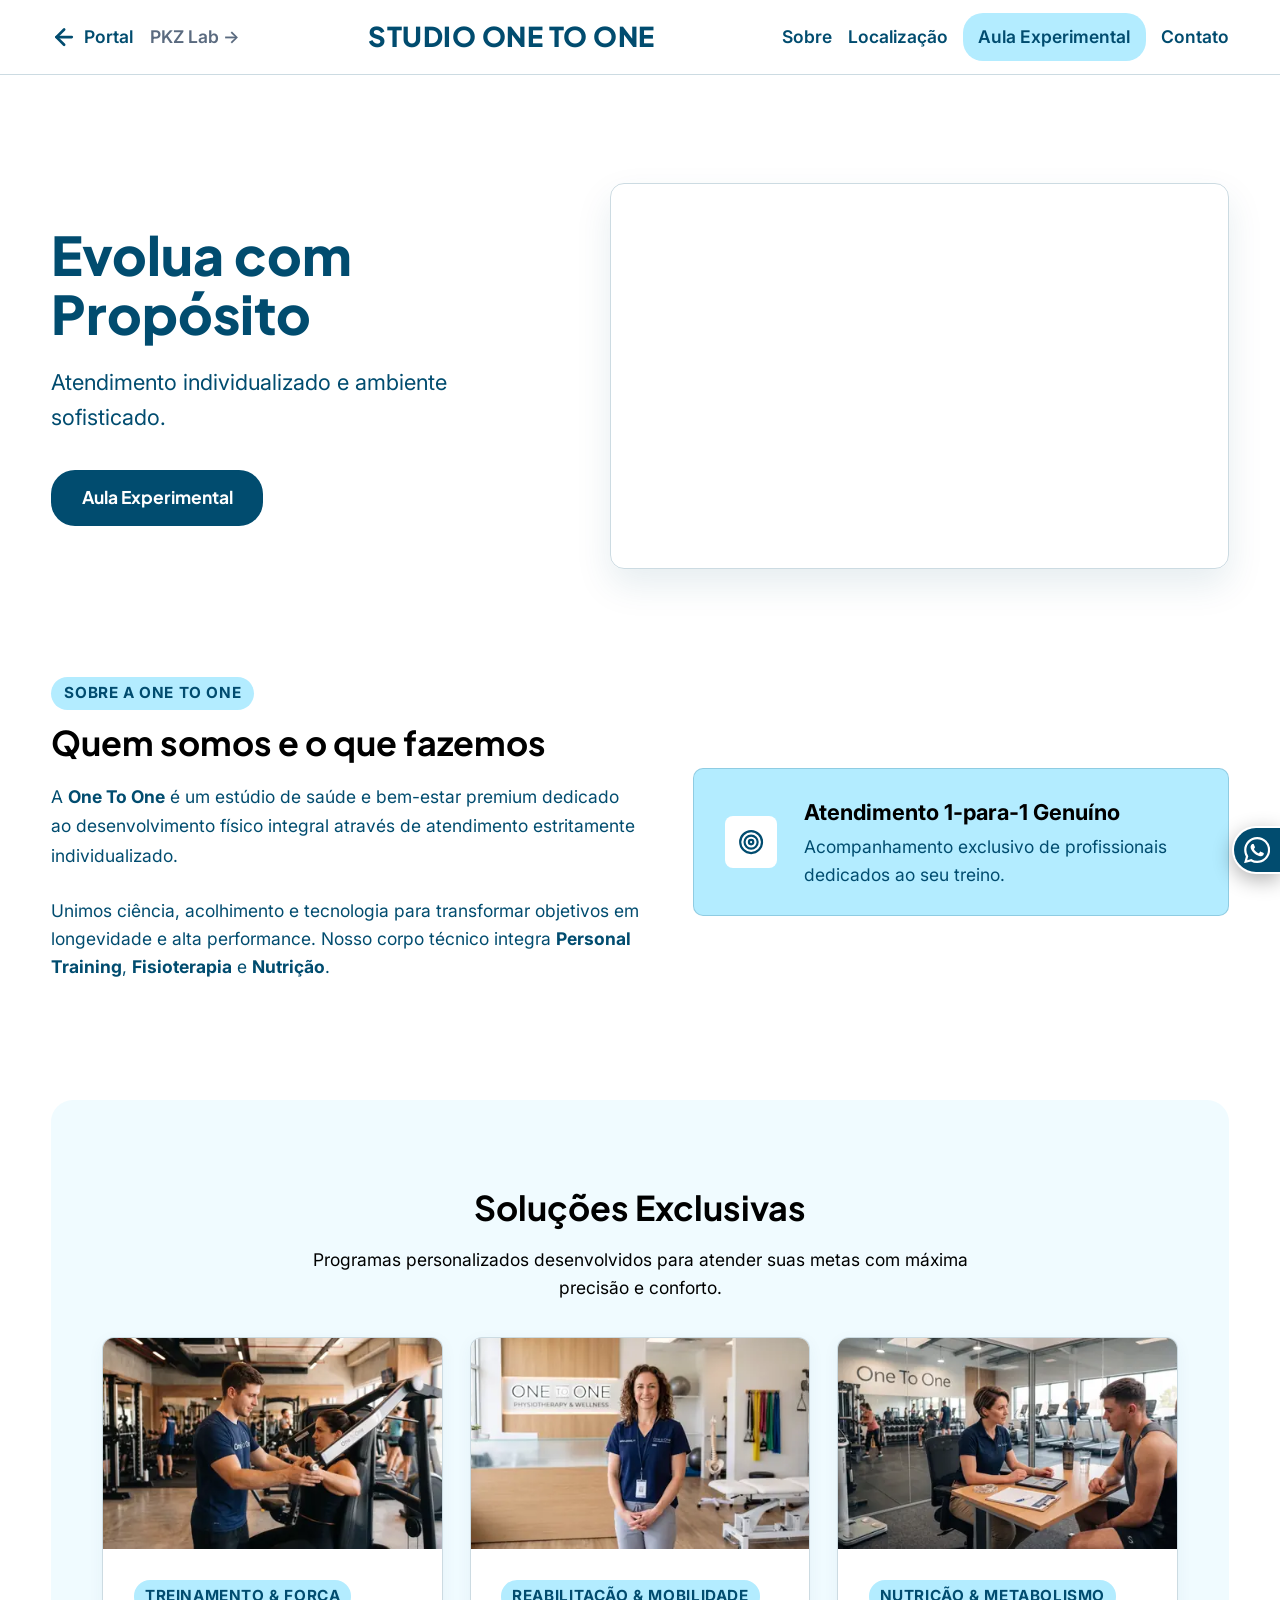
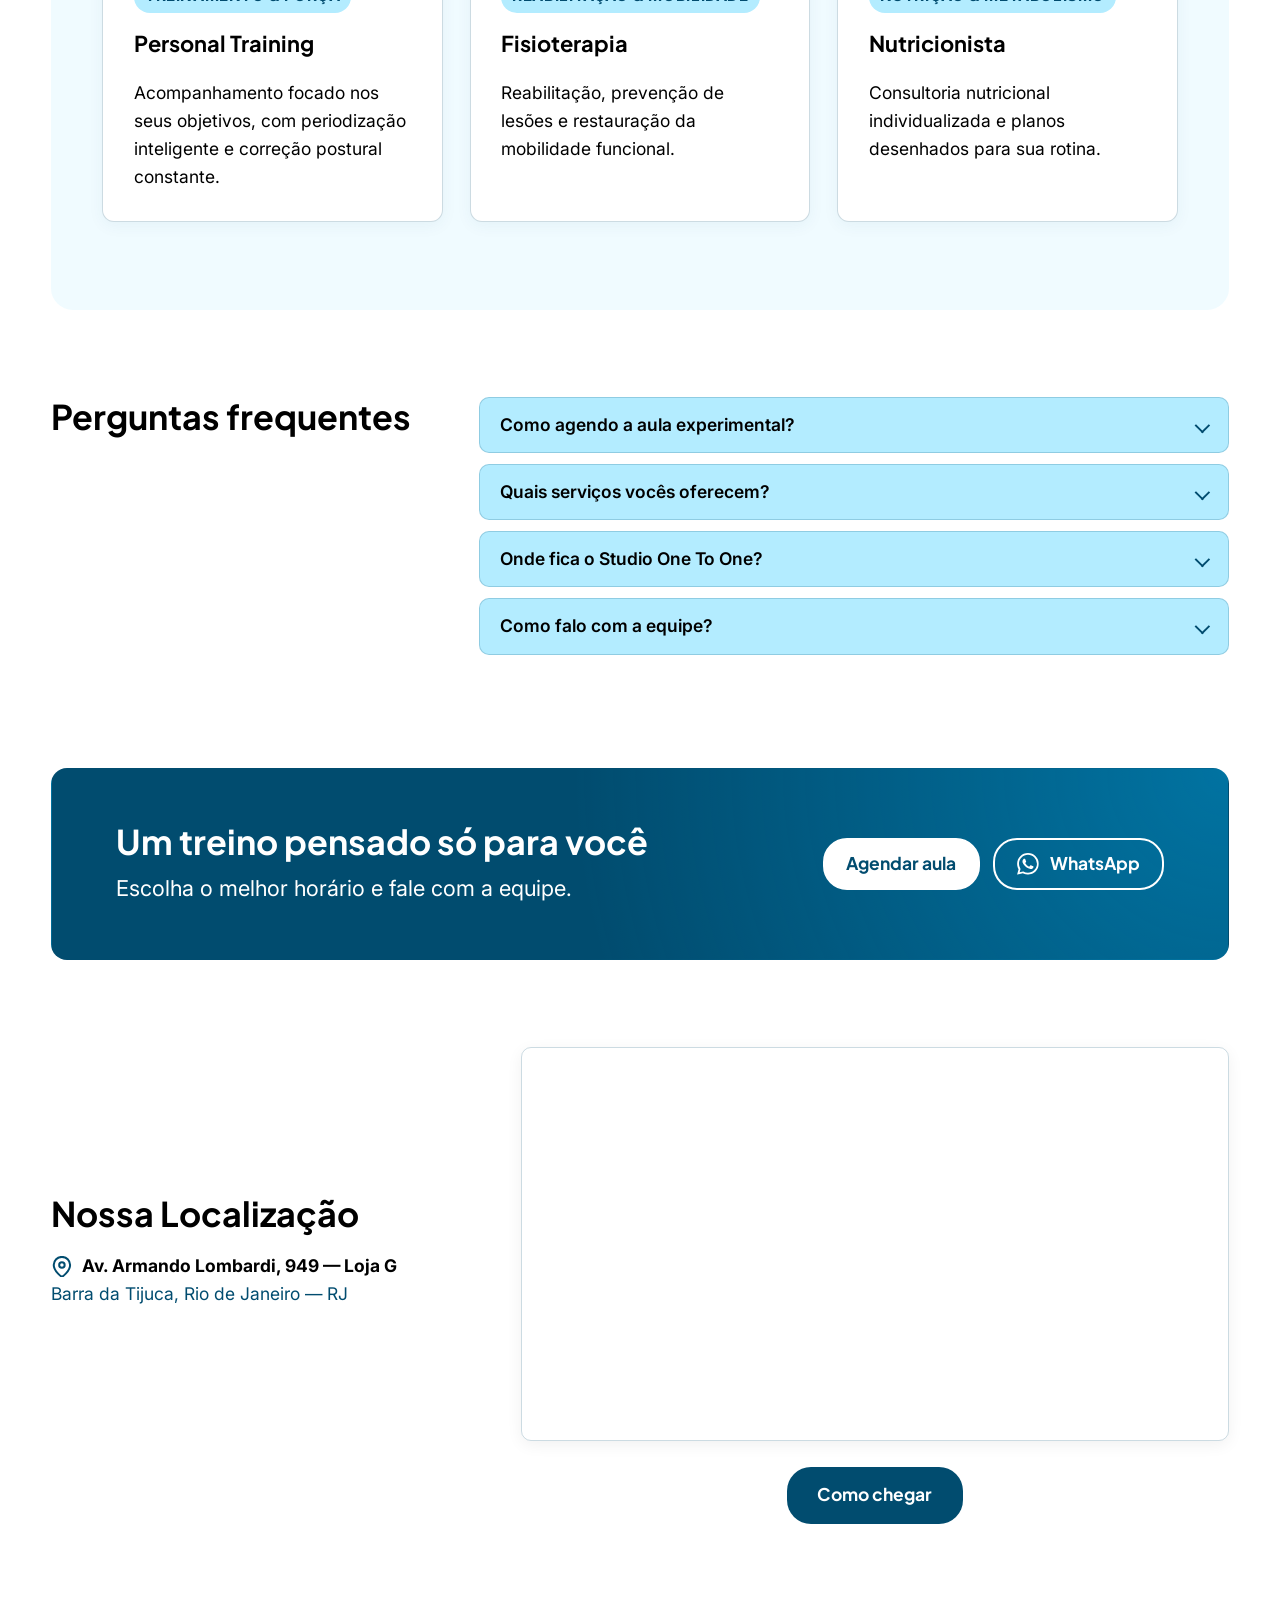
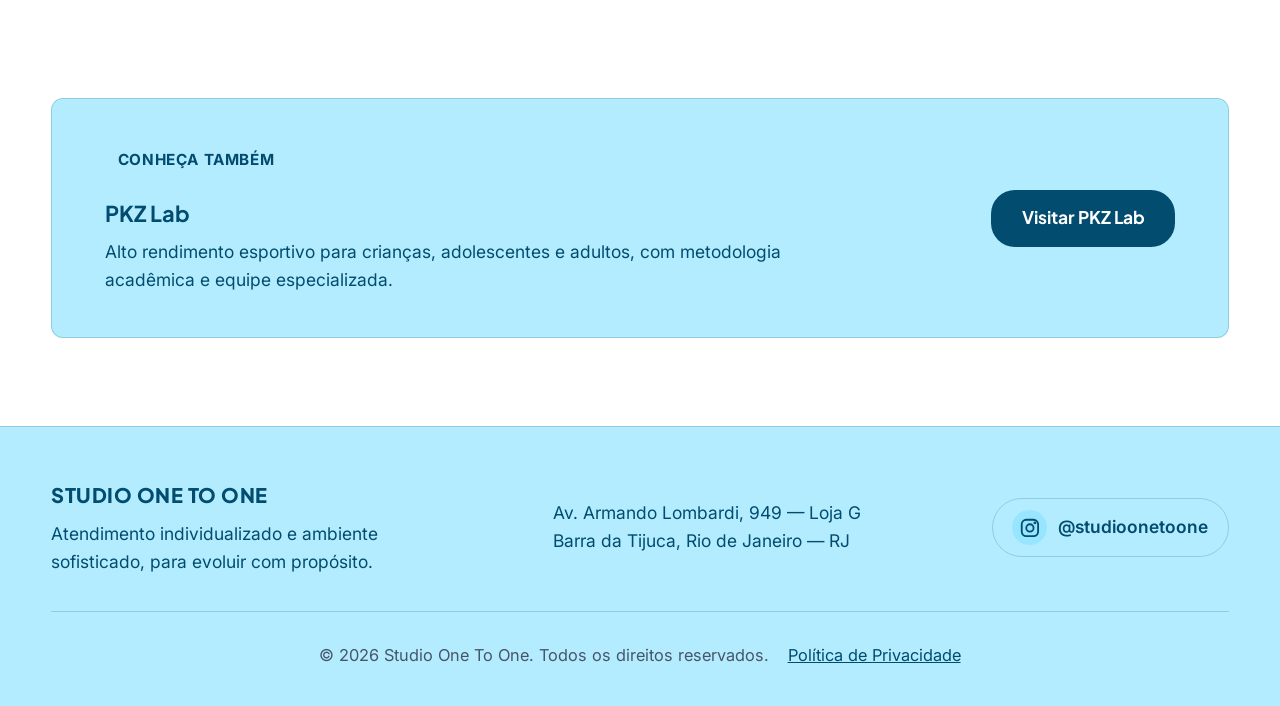
<file: pages/one-to-one.html>
<!doctype html>
<html lang="pt-BR" data-brand="oto">
  <head>
    <meta charset="UTF-8" />
    <meta
      name="viewport"
      content="width=device-width, initial-scale=1.0"
    />
    <meta name="description" content="Studio One To One: personal training individualizado em ambiente sofisticado na Barra da Tijuca, Rio de Janeiro. Agende sua aula experimental." />
    <meta property="og:type" content="website" />
    <meta property="og:title" content="Studio One To One | Personal Training na Barra da Tijuca" />
    <meta property="og:description" content="Studio One To One: personal training individualizado em ambiente sofisticado na Barra da Tijuca, Rio de Janeiro. Agende sua aula experimental." />
    <meta property="og:locale" content="pt_BR" />
    <meta name="theme-color" content="#ffffff" />
    <link rel="icon" href="../assets/icons/favicon.svg" type="image/svg+xml" />
    <title>Studio One To One | Personal Training na Barra da Tijuca</title>
    <link rel="preconnect" href="https://fonts.googleapis.com" />
    <link rel="preconnect" href="https://fonts.gstatic.com" crossorigin />
    <link
      href="https://fonts.googleapis.com/css2?family=Inter:wght@400;500;600;700&family=Plus+Jakarta+Sans:wght@400;500;600;700;800&display=swap"
      rel="stylesheet"
    />
    <link rel="stylesheet" href="../css/base.css" />
    <link rel="stylesheet" href="../css/one-to-one.css" />
    <link rel="stylesheet" href="../css/cta.css" />
    <link rel="stylesheet" href="../css/extras.css" />
  </head>
  <body>
    <a class="skip-link" href="#main">Pular para o conteúdo</a>
    <svg width="0" height="0" style="position: absolute" aria-hidden="true" focusable="false">
      <symbol id="icon-whatsapp" viewBox="0 0 24 24">
        <path d="M17.472 14.382c-.297-.149-1.758-.867-2.03-.967-.273-.099-.471-.148-.67.15-.197.297-.767.966-.94 1.164-.173.199-.347.223-.644.075-.297-.15-1.255-.463-2.39-1.475-.883-.788-1.48-1.761-1.653-2.059-.173-.297-.018-.458.13-.606.134-.133.298-.347.446-.52.149-.174.198-.298.298-.497.099-.198.05-.371-.025-.52-.075-.149-.669-1.612-.916-2.207-.242-.579-.487-.5-.669-.51-.173-.008-.371-.01-.57-.01-.198 0-.52.074-.792.372-.272.297-1.04 1.016-1.04 2.479 0 1.462 1.065 2.875 1.213 3.074.149.198 2.096 3.2 5.077 4.487.709.306 1.262.489 1.694.625.712.227 1.36.195 1.871.118.571-.085 1.758-.719 2.006-1.413.248-.694.248-1.289.173-1.413-.074-.124-.272-.198-.57-.347m-5.421 7.403h-.004a9.87 9.87 0 01-5.031-1.378l-.361-.214-3.741.982.998-3.648-.235-.374a9.86 9.86 0 01-1.51-5.26c.001-5.45 4.436-9.884 9.888-9.884 2.64 0 5.122 1.03 6.988 2.898a9.825 9.825 0 012.893 6.994c-.003 5.45-4.437 9.884-9.885 9.884m8.413-18.297A11.815 11.815 0 0012.05 0C5.495 0 .16 5.335.157 11.892c0 2.096.547 4.142 1.588 5.945L.057 24l6.305-1.654a11.882 11.882 0 005.683 1.448h.005c6.554 0 11.89-5.335 11.893-11.893a11.821 11.821 0 00-3.48-8.413z"></path>
      </symbol>
    </svg>
    <header class="site-header">
      <nav class="navbar" aria-label="Principal">
        <div class="nav-left">
          <a
            href="../index.html"
            class="back-link"
            aria-label="Voltar para o Portal"
          >
            <svg
              class="back-arrow-icon"
              width="24"
              height="24"
              viewBox="0 0 24 24"
              fill="none"
              stroke="currentColor"
              stroke-width="2.5"
              stroke-linecap="round"
              stroke-linejoin="round"
              aria-hidden="true"
            >
              <line x1="19" y1="12" x2="5" y2="12"></line>
              <polyline points="12 19 5 12 12 5"></polyline>
            </svg>
            <span class="back-text">Portal</span>
          </a>
          <a
            href="pkz.html"
            class="cross-brand-nav-link"
            >PKZ Lab →</a
          >
        </div>

        <div class="nav-center">
          <a href="#home" class="brand-logo-link" aria-label="Studio One To One — página inicial">
            <span class="brand-text desktop-logo">STUDIO ONE TO ONE</span>
            <span class="brand-text mobile-logo">ONE TO ONE</span>
          </a>
        </div>

        <div class="nav-right">
          <button
            id="mobile-menu-btn"
            class="menu-toggle"
            aria-label="Menu de navegação"
            aria-expanded="false"
            aria-controls="primary-navigation"
          >
            <span class="hamburger-bar"></span>
            <span class="hamburger-bar"></span>
            <span class="hamburger-bar"></span>
          </button>
          <ul id="primary-navigation" class="nav-links">
            <li><a href="#sobre" class="nav-link">Sobre</a></li>
            <li><a href="#location" class="nav-link">Localização</a></li>
            <li>
              <a href="one-to-one-aula-experimental.html" class="nav-link nav-link-highlight"
                >Aula Experimental</a
              >
            </li>
            <li>
              <a
                href="#contact"
                id="open-contact-modal"
                class="nav-link"
                >Contato</a
              >
            </li>
          </ul>
        </div>
      </nav>
    </header>

    <main id="main" tabindex="-1">
      <section id="home" class="hero-section">
        <div class="hero-content">
          <h1>Evolua com Propósito</h1>
          <p>Atendimento individualizado e ambiente sofisticado.</p>
          <div class="hero-actions">
            <a href="one-to-one-aula-experimental.html" class="btn btn-primary">
              Aula Experimental
            </a>
          </div>
        </div>
        <div class="hero-image">
          <img src="../assets/img/one-to-one/equipe-800.webp" srcset="../assets/img/one-to-one/equipe-480.webp 480w, ../assets/img/one-to-one/equipe-800.webp 800w, ../assets/img/one-to-one/equipe-1280.webp 1280w" sizes="(max-width: 860px) calc(100vw - 48px), (max-width: 1128px) calc((100vw - 96px) * 0.535), 526px" alt="Equipe multidisciplinar" width="2760" height="1504" decoding="async" fetchpriority="high" />
        </div>
      </section>

      <section id="sobre" class="about-section">
        <div class="about-container">
          <div class="about-content-col">
            <span class="section-tag">Sobre a One To One</span>
            <h2>Quem somos e o que fazemos</h2>
            <p class="about-lead">
              A <strong>One To One</strong> é um estúdio de saúde e bem-estar
              premium dedicado ao desenvolvimento físico integral através de
              atendimento estritamente individualizado.
            </p>
            <p>
              Unimos ciência, acolhimento e tecnologia para transformar
              objetivos em longevidade e alta performance. Nosso corpo técnico
              integra <strong>Personal Training</strong>,
              <strong>Fisioterapia</strong> e <strong>Nutrição</strong>.
            </p>
            <div class="about-highlights">
              <div class="highlight-item">
                <span class="highlight-icon">
                  <svg
                    class="highlight-svg"
                    width="20"
                    height="20"
                    viewBox="0 0 24 24"
                    fill="none"
                    stroke="currentColor"
                    stroke-width="2"
                    stroke-linecap="round"
                    stroke-linejoin="round"
                    aria-hidden="true"
                  >
                    <circle cx="12" cy="12" r="10"></circle>
                    <circle cx="12" cy="12" r="6"></circle>
                    <circle cx="12" cy="12" r="2"></circle>
                  </svg>
                </span>
                <div>
                  <strong>Atendimento 1-para-1 Genuíno</strong>
                  <p>
                    Acompanhamento exclusivo de profissionais dedicados ao seu
                    treino.
                  </p>
                </div>
              </div>
            </div>
          </div>
        </div>
      </section>

      <section id="services" class="services-section">
        <h2>Soluções Exclusivas</h2>
        <p class="services-subtitle">
          Programas personalizados desenvolvidos para atender suas metas com
          máxima precisão e conforto.
        </p>
        <div class="card-grid">
          <article class="service-card">
            <div class="service-img-wrapper">
              <img src="../assets/img/one-to-one/personal-training-800.webp" srcset="../assets/img/one-to-one/personal-training-480.webp 480w, ../assets/img/one-to-one/personal-training-800.webp 800w, ../assets/img/one-to-one/personal-training-1280.webp 1280w" sizes="(max-width: 640px) calc(100vw - 36px), (max-width: 973px) calc((100vw - 76px) / 2), (max-width: 1000px) calc((100vw - 104px) / 3), 299px" alt="Personal Training" width="2760" height="1504" decoding="async" loading="lazy" />
            </div>
            <div class="service-body">
              <span class="service-tag">Treinamento &amp; Força</span>
              <h3>Personal Training</h3>
              <p>
                Acompanhamento focado nos seus objetivos, com periodização
                inteligente e correção postural constante.
              </p>
            </div>
          </article>
          <article class="service-card">
            <div class="service-img-wrapper">
              <img src="../assets/img/one-to-one/fisioterapia-800.webp" srcset="../assets/img/one-to-one/fisioterapia-480.webp 480w, ../assets/img/one-to-one/fisioterapia-800.webp 800w, ../assets/img/one-to-one/fisioterapia-1280.webp 1280w" sizes="(max-width: 640px) calc(100vw - 36px), (max-width: 973px) calc((100vw - 76px) / 2), (max-width: 1000px) calc((100vw - 104px) / 3), 299px" alt="Fisioterapia" width="2760" height="1504" decoding="async" loading="lazy" />
            </div>
            <div class="service-body">
              <span class="service-tag">Reabilitação &amp; Mobilidade</span>
              <h3>Fisioterapia</h3>
              <p>
                Reabilitação, prevenção de lesões e restauração da mobilidade
                funcional.
              </p>
            </div>
          </article>
          <article class="service-card">
            <div class="service-img-wrapper">
              <img src="../assets/img/one-to-one/nutricao-800.webp" srcset="../assets/img/one-to-one/nutricao-480.webp 480w, ../assets/img/one-to-one/nutricao-800.webp 800w, ../assets/img/one-to-one/nutricao-1280.webp 1280w" sizes="(max-width: 640px) calc(100vw - 36px), (max-width: 973px) calc((100vw - 76px) / 2), (max-width: 1000px) calc((100vw - 104px) / 3), 299px" alt="Nutricionista" width="2760" height="1504" decoding="async" loading="lazy" />
            </div>
            <div class="service-body">
              <span class="service-tag">Nutrição &amp; Metabolismo</span>
              <h3>Nutricionista</h3>
              <p>
                Consultoria nutricional individualizada e planos desenhados para
                sua rotina.
              </p>
            </div>
          </article>
        </div>
      </section>

      <section id="faq" class="faq" aria-labelledby="faq-title">
        <h2 id="faq-title">Perguntas frequentes</h2>
        <div class="faq-list">
          <details class="faq-item">
            <summary>Como agendo a aula experimental?</summary>
            <p>Escolha o dia e o horário na página <a href="one-to-one-aula-experimental.html">Aula Experimental</a> e envie o pedido pelo WhatsApp.</p>
          </details>
          <details class="faq-item">
            <summary>Quais serviços vocês oferecem?</summary>
            <p>Personal Training, Fisioterapia e Nutrição, com atendimento individualizado.</p>
          </details>
          <details class="faq-item">
            <summary>Onde fica o Studio One To One?</summary>
            <p>Av. Armando Lombardi, 949 — Loja G, Barra da Tijuca, Rio de Janeiro — RJ.</p>
          </details>
          <details class="faq-item">
            <summary>Como falo com a equipe?</summary>
            <p>Pelo WhatsApp, usando o botão desta página, ou pelo Instagram <a href="https://www.instagram.com/studioonetoone/" target="_blank" rel="noopener noreferrer" aria-label="Instagram @studioonetoone (abre em nova aba)">@studioonetoone</a>.</p>
          </details>
        </div>
      </section>

      <section class="cta-band" aria-labelledby="cta-band-title">
        <div class="cta-band-text">
          <h2 id="cta-band-title">Um treino pensado só para você</h2>
          <p class="cta-band-sub">Escolha o melhor horário e fale com a equipe.</p>
        </div>
        <div class="cta-band-actions">
          <a href="one-to-one-aula-experimental.html" class="btn cta-btn cta-btn-primary">Agendar aula</a>
          <a
            data-whatsapp
            class="btn cta-btn cta-btn-secondary"
            target="_blank"
            rel="noopener noreferrer"
            aria-label="WhatsApp: falar com a equipe (abre em nova aba)"
          >
            <svg class="cta-icon" aria-hidden="true" focusable="false"><use href="#icon-whatsapp"></use></svg>
            WhatsApp
          </a>
        </div>
      </section>

      <section id="location" class="location-section">
        <h2>Nossa Localização</h2>
        <p class="location-address" style="margin-bottom: 12px">
          <span class="location-address-header">
            <svg
              class="meta-icon"
              width="20"
              height="20"
              viewBox="0 0 24 24"
              fill="none"
              stroke="currentColor"
              stroke-width="2.2"
              stroke-linecap="round"
              stroke-linejoin="round"
              aria-hidden="true"
            >
              <path d="M21 10c0 7-9 13-9 13s-9-6-9-13a9 9 0 0 1 18 0z"></path>
              <circle cx="12" cy="10" r="3"></circle>
            </svg>
            <strong>Av. Armando Lombardi, 949 — Loja G</strong>
          </span>
          <span class="location-city"
            >Barra da Tijuca, Rio de Janeiro — RJ</span
          >
        </p>
        <div class="map-wrapper">
          <iframe
            title="Localização One To One"
            tabindex="-1"
            src="https://www.google.com/maps?q=Av.+Armando+Lombardi,+949,+Barra+da+Tijuca,+Rio+de+Janeiro&output=embed"
            width="100%"
            height="400"
            style="border: 0; border-radius: 8px"
            allowfullscreen=""
            loading="lazy"
          ></iframe>
        </div>
        <div class="location-actions">
          <a
            class="btn btn-primary"
            href="https://www.google.com/maps/search/?api=1&amp;query=Av.+Armando+Lombardi,+949,+Barra+da+Tijuca,+Rio+de+Janeiro"
            target="_blank"
            rel="noopener noreferrer"
            aria-label="Como chegar: abrir a rota no Google Maps (abre em nova aba)"
            >Como chegar</a
          >
        </div>
      </section>

      <section class="cross-brand-section">
        <div class="cross-brand-card">
          <div class="cross-brand-text">
            <span class="section-tag">Conheça Também</span>
            <h3>PKZ Lab</h3>
            <p>
              Alto rendimento esportivo para crianças, adolescentes e adultos,
              com metodologia acadêmica e equipe especializada.
            </p>
          </div>
          <a href="pkz.html" class="btn btn-primary"
            >Visitar PKZ Lab</a
          >
        </div>
      </section>
    </main>


    <footer class="site-footer-page">
      <div class="footer-inner">
        <div class="footer-brand">
          <span class="footer-logo">STUDIO ONE TO ONE</span>
          <p>
            Atendimento individualizado e ambiente sofisticado, para evoluir
            com propósito.
          </p>
        </div>

        <div class="footer-contact">
          <p>
            Av. Armando Lombardi, 949 — Loja G<br />
            Barra da Tijuca, Rio de Janeiro — RJ
          </p>
        </div>

        <a
          class="footer-social"
          href="https://www.instagram.com/studioonetoone/"
          target="_blank"
          rel="noopener noreferrer"
          aria-label="Instagram @studioonetoone (abre em nova aba)"
        >
          <span class="footer-social-icon">
            <svg width="20" height="20" viewBox="0 0 24 24" fill="none" stroke="currentColor" stroke-width="2" stroke-linecap="round" stroke-linejoin="round" aria-hidden="true" focusable="false"><rect x="3" y="3" width="18" height="18" rx="5"></rect><circle cx="12" cy="12" r="4"></circle><circle cx="17.5" cy="6.5" r="0.6" fill="currentColor"></circle></svg>
          </span>
          <span>@studioonetoone</span>
        </a>
      </div>

      <div class="footer-bottom">
        <span>&copy; 2026 Studio One To One. Todos os direitos reservados.</span>
        <a class="footer-legal" href="privacidade.html">Política de Privacidade</a>
      </div>
    </footer>

    <dialog id="contact" class="modal-dialog" aria-labelledby="modal-title">
      <div class="modal-box">
        <button id="close-modal" class="modal-close" aria-label="Fechar modal">
          &times;
        </button>
        <div class="modal-header">
          <span class="modal-badge">Fale Conosco</span>
          <h2 id="modal-title">Inicie sua Jornada</h2>
          <p>
            Fale diretamente com nosso time pelo WhatsApp e agende sua
            avaliação.
          </p>
        </div>
        <div class="modal-body">
          <label for="name" class="modal-label"
            >Como gostaria de ser chamado?</label
          >
          <input
            type="text"
            id="name"
            autofocus
            class="modal-input"
            placeholder="Digite seu nome"
            autocomplete="name"
          />
          <button id="whatsapp-cta" class="btn btn-modal">
            Falar com Consultor →
          </button>
        </div>
      </div>
    </dialog>

    <!-- O href dos links com data-whatsapp é preenchido por js/main.js com o número de js/data.js -->
    <nav class="mobile-cta" aria-label="Ações rápidas">
      <a href="one-to-one-aula-experimental.html" class="btn cta-btn cta-btn-primary">Agendar aula</a>
      <a
        data-whatsapp
        class="btn cta-btn cta-btn-secondary"
        target="_blank"
        rel="noopener noreferrer"
        aria-label="WhatsApp: falar com a equipe (abre em nova aba)"
      >
        <svg class="cta-icon" aria-hidden="true" focusable="false"><use href="#icon-whatsapp"></use></svg>
        WhatsApp
      </a>
    </nav>

    <aside class="floating-actions" aria-label="Atalhos da página">
      <button id="back-to-top" class="back-to-top" aria-label="Voltar ao início">
        <svg
          width="24"
          height="24"
          viewBox="0 0 24 24"
          fill="none"
          stroke="currentColor"
          stroke-width="2.5"
          stroke-linecap="round"
          stroke-linejoin="round"
          aria-hidden="true"
        >
          <path d="M12 19V5M5 12l7-7 7 7" />
        </svg>
      </button>
      <a class="wa-fab" data-whatsapp target="_blank" rel="noopener noreferrer" aria-label="WhatsApp: falar com a equipe (abre em nova aba)">
        <svg aria-hidden="true" focusable="false"><use href="#icon-whatsapp"></use></svg>
      </a>
    </aside>

    <script src="../js/data.js" defer></script>
    <script src="../js/main.js" defer></script>
  </body>
</html>
</file>
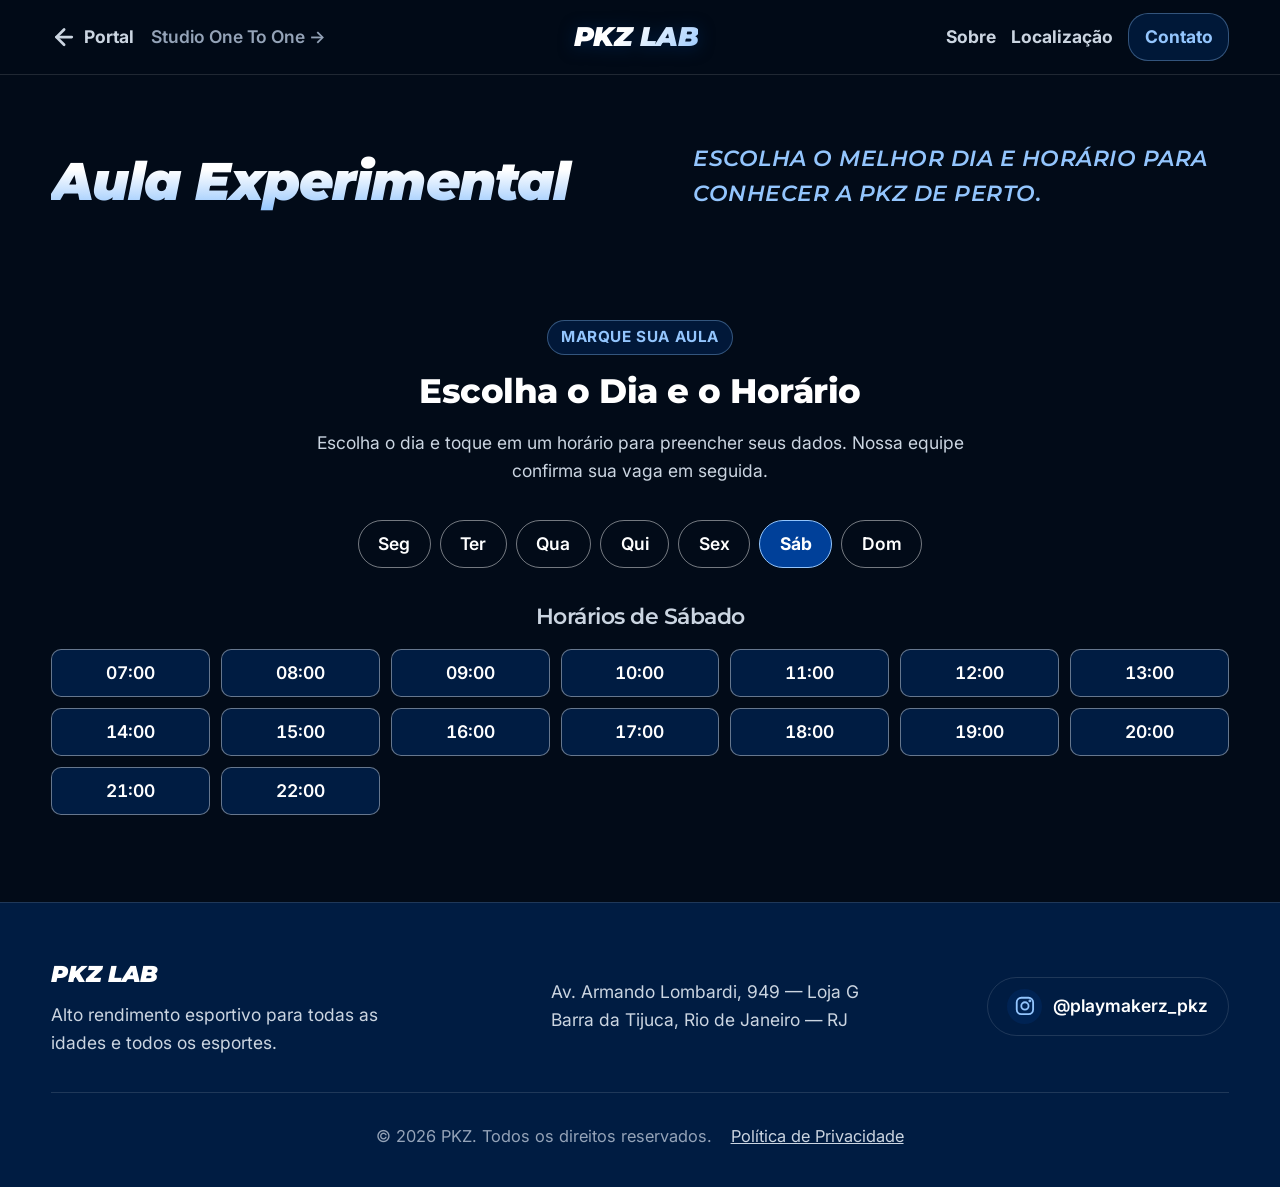
<file: pages/pkz-aula-experimental.html>
<!doctype html>
<html lang="pt-BR" data-brand="pkz">
  <head>
    <meta charset="UTF-8" />
    <meta
      name="viewport"
      content="width=device-width, initial-scale=1.0"
    />
    <meta name="description" content="Agende sua aula experimental na PKZ Lab, treino esportivo de alto rendimento na Barra da Tijuca, Rio de Janeiro. Escolha dia e horário." />
    <meta property="og:type" content="website" />
    <meta property="og:title" content="Aula Experimental | PKZ Lab" />
    <meta property="og:description" content="Agende sua aula experimental na PKZ Lab, treino esportivo de alto rendimento na Barra da Tijuca, Rio de Janeiro. Escolha dia e horário." />
    <meta property="og:locale" content="pt_BR" />
    <meta name="theme-color" content="#020b18" />
    <link rel="icon" href="../assets/icons/favicon.svg" type="image/svg+xml" />
    <title>Aula Experimental | PKZ Lab</title>
    <link rel="preconnect" href="https://fonts.googleapis.com" />
    <link rel="preconnect" href="https://fonts.gstatic.com" crossorigin />
    <link
      href="https://fonts.googleapis.com/css2?family=Inter:wght@400;500;600;700&family=Montserrat:ital,wght@0,700;0,800;0,900;1,600;1,900&display=swap"
      rel="stylesheet"
    />
    <link rel="stylesheet" href="../css/base.css" />
    <link rel="stylesheet" href="../css/pkz.css" />
    <link rel="stylesheet" href="../css/extras.css" />
  </head>
  <body>
    <a class="skip-link" href="#main">Pular para o conteúdo</a>
    <header class="site-header">
      <nav class="navbar" aria-label="Principal">
        <div class="nav-left">
          <a
            href="../index.html"
            class="back-link"
            aria-label="Voltar para o Portal"
          >
            <svg
              class="back-arrow-icon"
              width="24"
              height="24"
              viewBox="0 0 24 24"
              fill="none"
              stroke="currentColor"
              stroke-width="2.5"
              stroke-linecap="round"
              stroke-linejoin="round"
              aria-hidden="true"
            >
              <line x1="19" y1="12" x2="5" y2="12"></line>
              <polyline points="12 19 5 12 12 5"></polyline>
            </svg>
            <span class="back-text">Portal</span>
          </a>
          <a
            href="one-to-one.html"
            class="cross-brand-nav-link"
            >Studio One To One →</a
          >
        </div>

        <div class="nav-center">
          <a href="pkz.html" class="brand-logo-link" aria-label="PKZ Lab — página inicial">
            <span class="brand-text desktop-logo">PKZ LAB</span>
            <span class="brand-text mobile-logo">PKZ LAB</span>
          </a>
        </div>

        <div class="nav-right">
          <button
            id="mobile-menu-btn"
            class="menu-toggle"
            aria-label="Menu de navegação"
            aria-expanded="false"
            aria-controls="primary-navigation"
          >
            <span class="hamburger-bar"></span>
            <span class="hamburger-bar"></span>
            <span class="hamburger-bar"></span>
          </button>
          <ul id="primary-navigation" class="nav-links">
            <li><a href="pkz.html#sobre" class="nav-link">Sobre</a></li>
            <li><a href="pkz.html#location" class="nav-link">Localização</a></li>
            <li>
              <a
                href="#contact"
                id="open-contact-modal"
                class="nav-link nav-link-highlight"
                >Contato</a
              >
            </li>
          </ul>
        </div>
      </nav>
    </header>

    <main id="main" tabindex="-1">
      <section id="aula-hero" class="hero-section">
        <div class="hero-content">
          <h1>Aula Experimental</h1>
          <h2>Escolha o melhor dia e horário para conhecer a PKZ de perto.</h2>
        </div>
      </section>

      <section id="agenda" class="schedule-section">
        <span class="section-tag">Marque sua Aula</span>
        <h2>Escolha o Dia e o Horário</h2>
        <p class="schedule-intro">
          Escolha o dia e toque em um horário para preencher seus dados. Nossa
          equipe confirma sua vaga em seguida.
        </p>

        <div id="day-chips" class="day-chips" role="group" aria-label="Escolha o dia"></div>
        <h3 id="time-heading" class="time-heading" aria-live="polite"></h3>
        <ul id="time-list" class="time-list" aria-labelledby="time-heading"></ul>
        <!-- Sem JavaScript o número não vem de data.js: manter igual a whatsapp em js/data.js -->
        <noscript>
          <p class="schedule-intro">
            Ative o JavaScript ou fale conosco pelo
            <a href="https://wa.me/5521000000000">WhatsApp</a>.
          </p>
        </noscript>
      </section>
    </main>

    <dialog id="booking-modal" class="modal-dialog" aria-labelledby="booking-modal-title">
      <div class="modal-box">
        <button
          id="booking-close-modal"
          class="modal-close"
          aria-label="Fechar modal"
        >
          &times;
        </button>
        <div class="modal-header">
          <span class="modal-badge" id="booking-slot-badge"
            >Segunda-feira · 07:00</span
          >
          <h2 id="booking-modal-title">Confirme sua Aula Experimental</h2>
          <p>Preencha seus dados: abriremos o WhatsApp com o seu pedido pronto para enviar.</p>
        </div>
        <form id="booking-form" class="modal-body" novalidate>
          <label for="booking-modality" class="modal-label">Modalidade</label>
          <select id="booking-modality" aria-describedby="booking-error" class="modal-input" required autofocus>
            <option value="">Selecione</option>
          </select>

          <label for="booking-name" class="modal-label">Nome completo</label>
          <input
            type="text"
            id="booking-name" aria-describedby="booking-error"
            class="modal-input"
            placeholder="Digite seu nome completo"
            autocomplete="name"
            required
          />

          <label for="booking-phone" class="modal-label"
            >Telefone / WhatsApp</label
          >
          <input
            type="tel"
            id="booking-phone" aria-describedby="booking-error"
            class="modal-input"
            placeholder="(21) 90000-0000"
            autocomplete="tel"
            required
          />

          <label for="booking-cpf" class="modal-label">CPF</label>
          <input
            type="text"
            id="booking-cpf"
            class="modal-input"
            placeholder="000.000.000-00"
            inputmode="numeric"
            maxlength="14"
            aria-describedby="booking-cpf-hint booking-error"
            required
          />
          <p id="booking-cpf-hint" class="modal-hint">Só números; a pontuação entra sozinha.</p>

          <label for="booking-notes" class="modal-label"
            >Dúvida ou observação (opcional)</label
          >
          <textarea
            id="booking-notes"
            class="modal-input"
            rows="3"
            placeholder="Alguma informação que queira compartilhar?"
          ></textarea>

          <label class="booking-consent">
            <input type="checkbox" id="booking-consent" required />
            <span>Autorizo o uso dos meus dados, inclusive o CPF, apenas para o agendamento e o controle interno da PKZ Lab. Veja a <a href="privacidade.html" target="_blank" rel="noopener noreferrer" aria-label="Política de Privacidade (abre em nova aba)" class="text-link">Política de Privacidade</a>.</span>
          </label>

          <p id="booking-error" class="booking-error" role="alert" hidden></p>
          <button type="submit" class="btn btn-modal">Enviar pelo WhatsApp →</button>
        </form>
        <div id="booking-confirmation" class="booking-confirmation" hidden>
          <p id="booking-confirmation-text" role="status"></p>
          <button type="button" id="booking-done-btn" class="btn btn-modal">
            Fechar
          </button>
        </div>
      </div>
    </dialog>

    <dialog id="contact" class="modal-dialog" aria-labelledby="modal-title">
      <div class="modal-box">
        <button id="close-modal" class="modal-close" aria-label="Fechar modal">
          &times;
        </button>
        <div class="modal-header">
          <span class="modal-badge">Fale Conosco</span>
          <h2 id="modal-title">Pronto para o Desafio?</h2>
          <p>
            Conecte-se com nossa equipe pelo WhatsApp e monte sua rotina de alta
            performance.
          </p>
        </div>
        <div class="modal-body">
          <label for="name" class="modal-label">Qual o seu nome?</label>
          <input
            type="text"
            id="name"
            autofocus
            class="modal-input"
            placeholder="Digite seu nome completo"
            autocomplete="name"
          />
          <button id="whatsapp-cta" class="btn btn-modal">
            Enviar para WhatsApp →
          </button>
        </div>
      </div>
    </dialog>

    <footer class="site-footer-page">
      <div class="footer-inner">
        <div class="footer-brand">
          <span class="footer-logo">PKZ LAB</span>
          <p>
            Alto rendimento esportivo para todas as idades e todos os
            esportes.
          </p>
        </div>

        <div class="footer-contact">
          <p>
            Av. Armando Lombardi, 949 — Loja G<br />
            Barra da Tijuca, Rio de Janeiro — RJ
          </p>
        </div>

        <a
          class="footer-social"
          href="https://www.instagram.com/playmakerz_pkz/"
          target="_blank"
          rel="noopener noreferrer"
          aria-label="Instagram @playmakerz_pkz (abre em nova aba)"
        >
          <span class="footer-social-icon">
            <svg width="20" height="20" viewBox="0 0 24 24" fill="none" stroke="currentColor" stroke-width="2" stroke-linecap="round" stroke-linejoin="round" aria-hidden="true" focusable="false"><rect x="3" y="3" width="18" height="18" rx="5"></rect><circle cx="12" cy="12" r="4"></circle><circle cx="17.5" cy="6.5" r="0.6" fill="currentColor"></circle></svg>
          </span>
          <span>@playmakerz_pkz</span>
        </a>
      </div>

      <div class="footer-bottom">
        <span>&copy; 2026 PKZ. Todos os direitos reservados.</span>
        <a class="footer-legal" href="privacidade.html">Política de Privacidade</a>
      </div>
    </footer>

    <aside class="floating-actions" aria-label="Atalhos da página">
      <button
        id="back-to-top"
        class="back-to-top"
        aria-label="Voltar ao início"
        title="Voltar ao topo"
      >
        <svg
          width="24"
          height="24"
          viewBox="0 0 24 24"
          fill="none"
          stroke="currentColor"
          stroke-width="2.5"
          stroke-linecap="round"
          stroke-linejoin="round"
          aria-hidden="true"
        >
          <path d="M12 19V5M5 12l7-7 7 7" />
        </svg>
      </button>
    </aside>

    <script src="../js/data.js" defer></script>
    <script src="../js/main.js" defer></script>
    <script src="../js/agendamento.js" defer></script>
  </body>
</html>
</file>
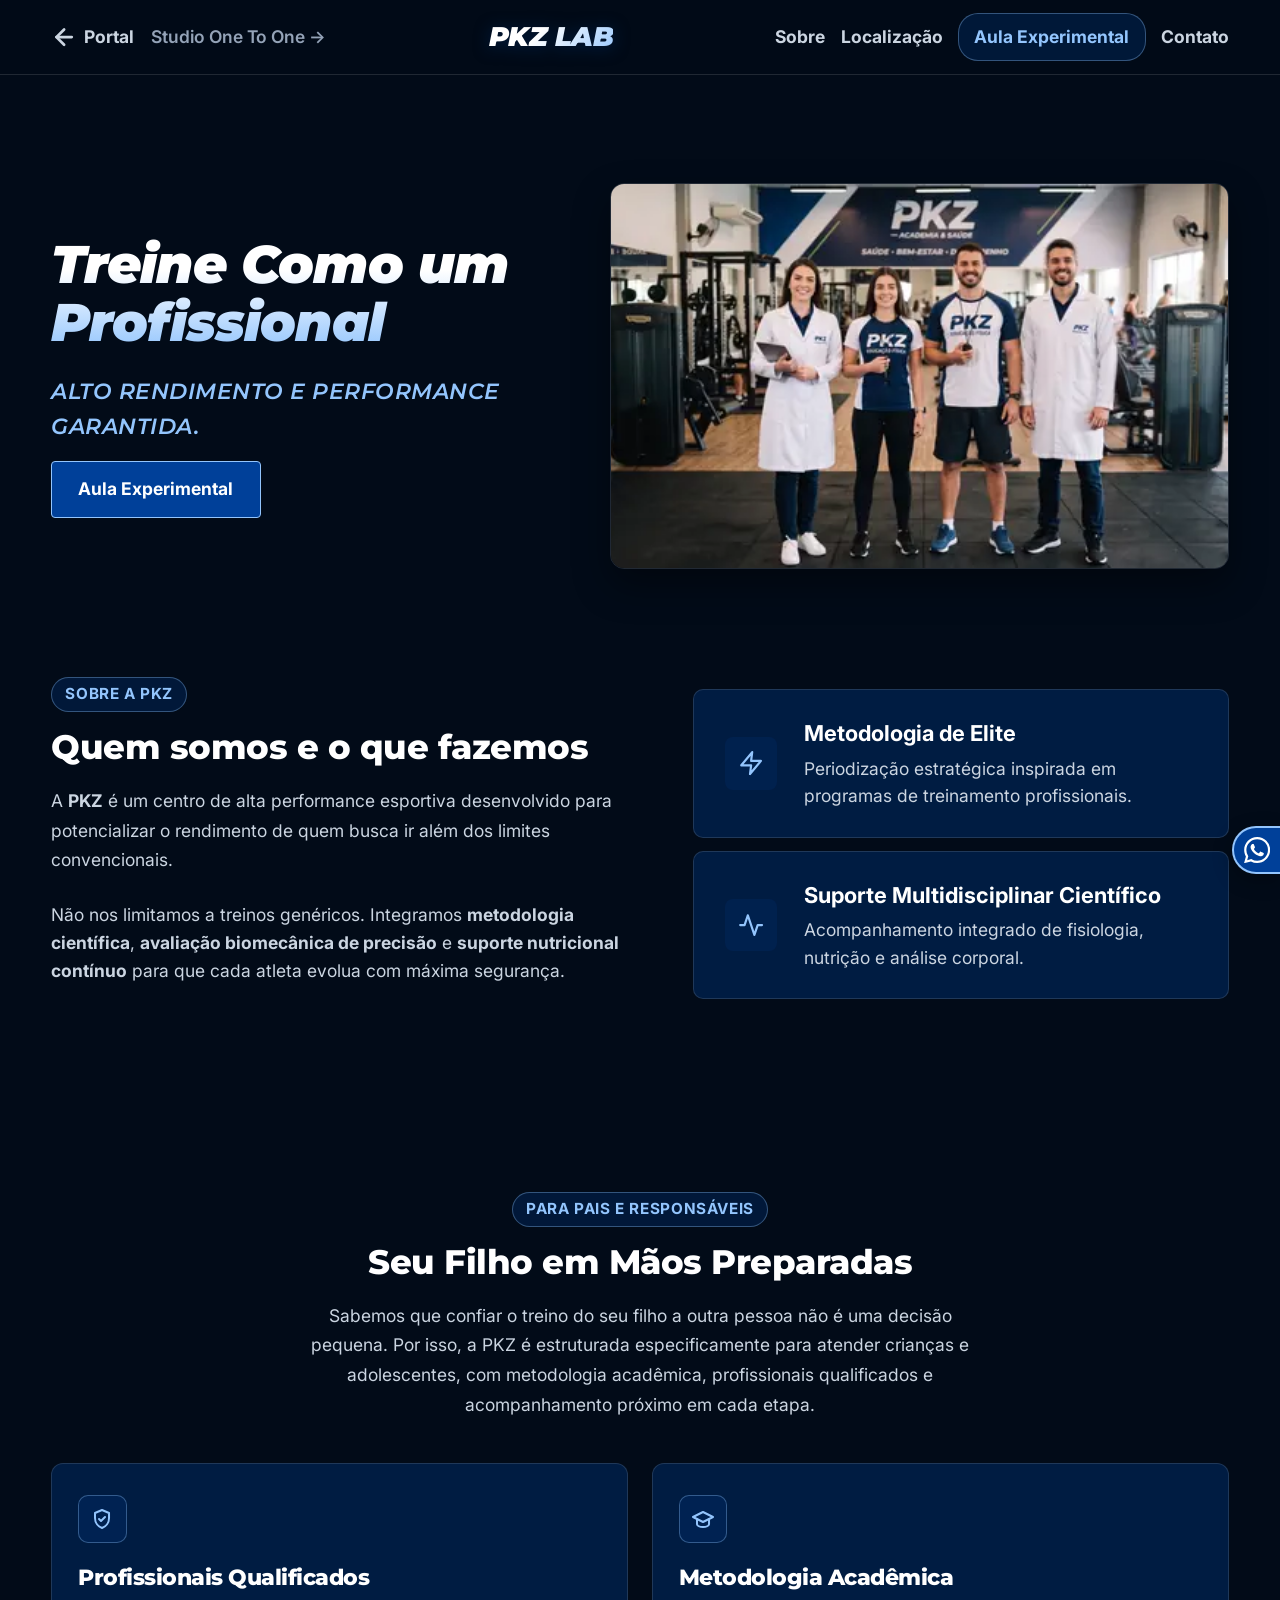
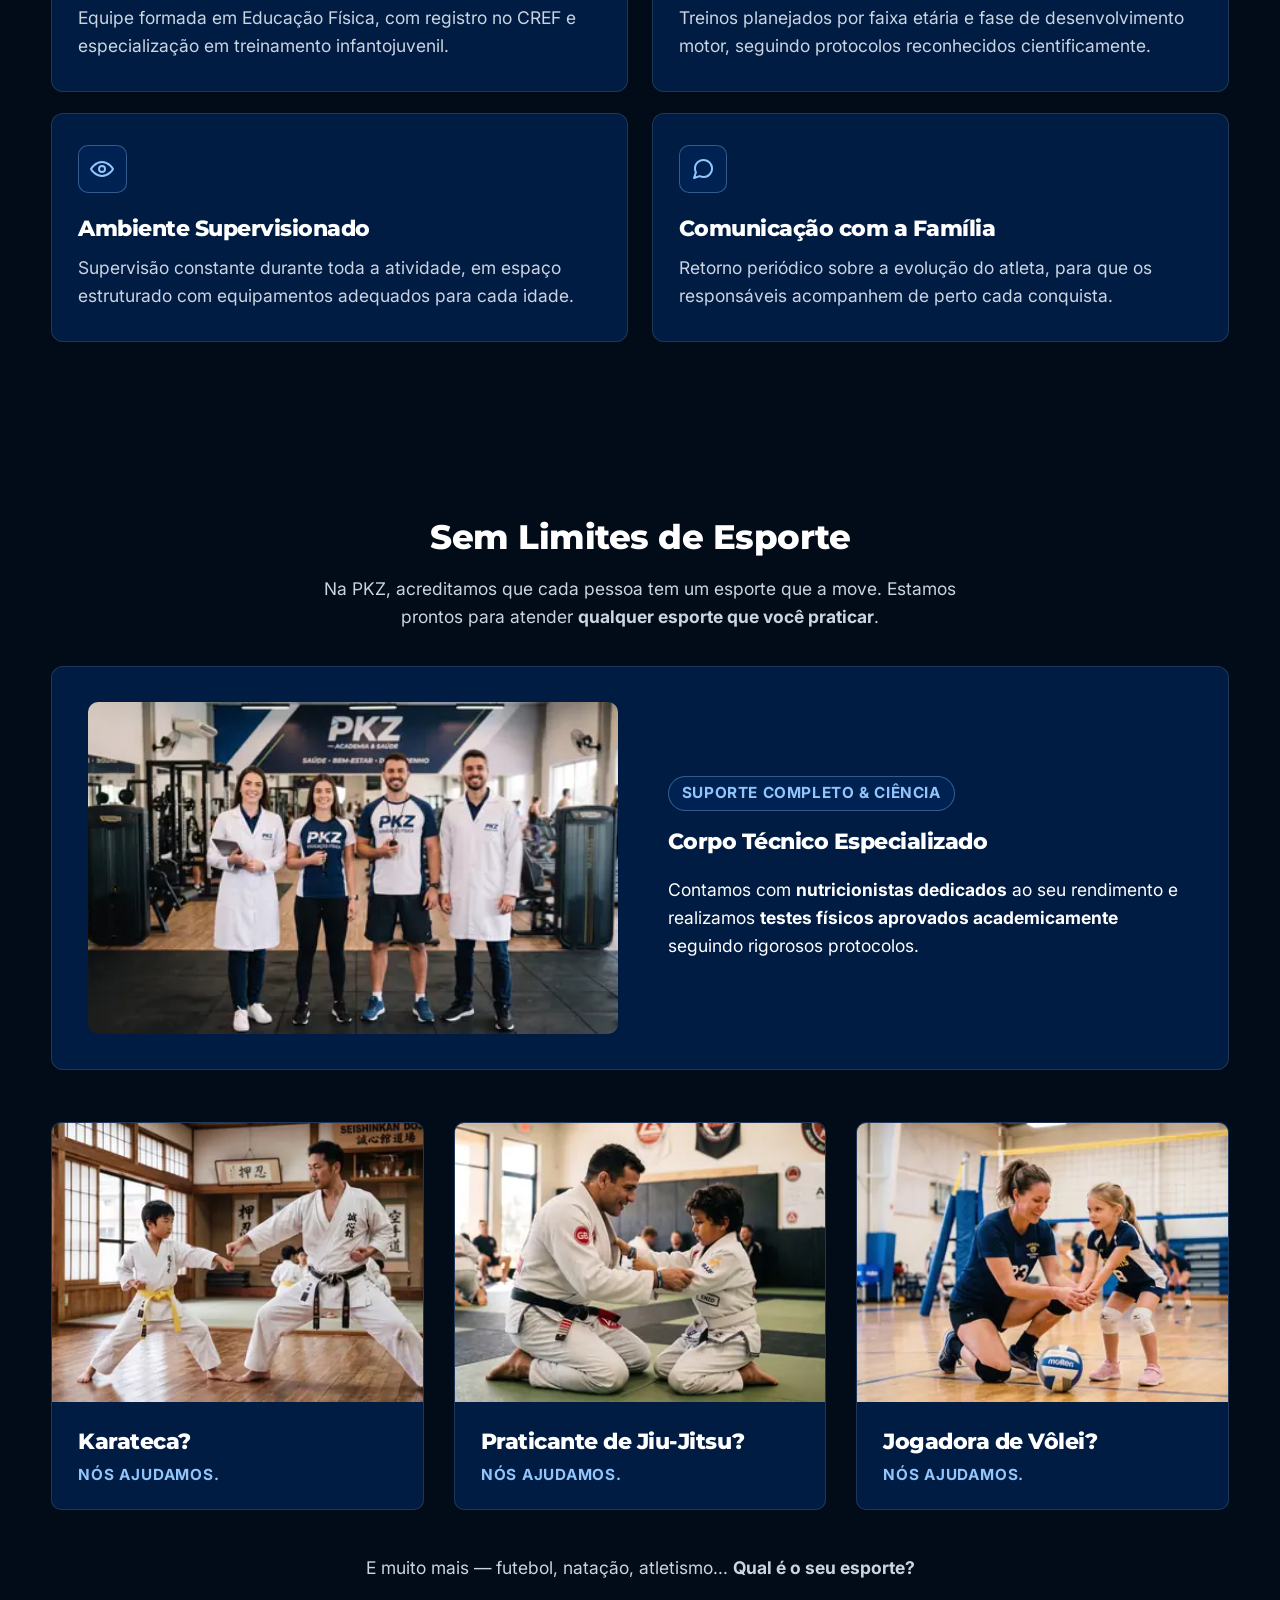
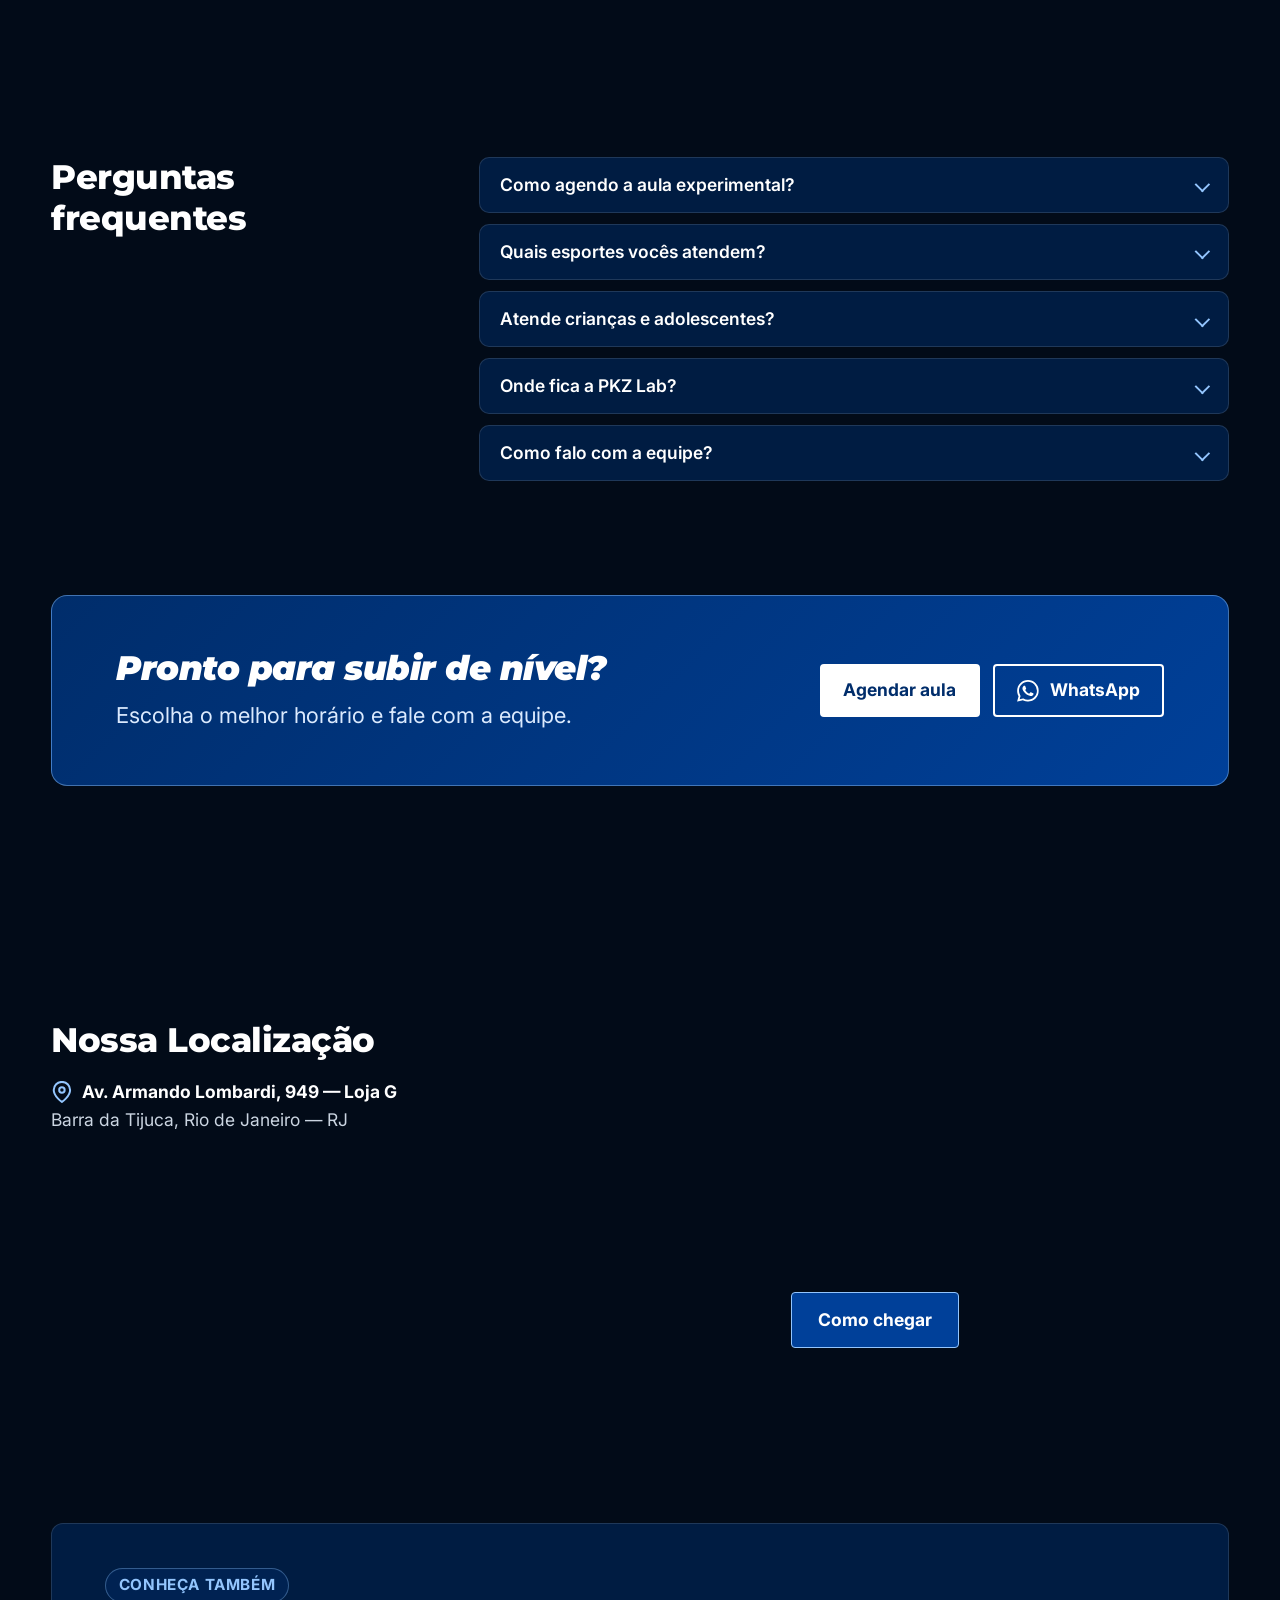
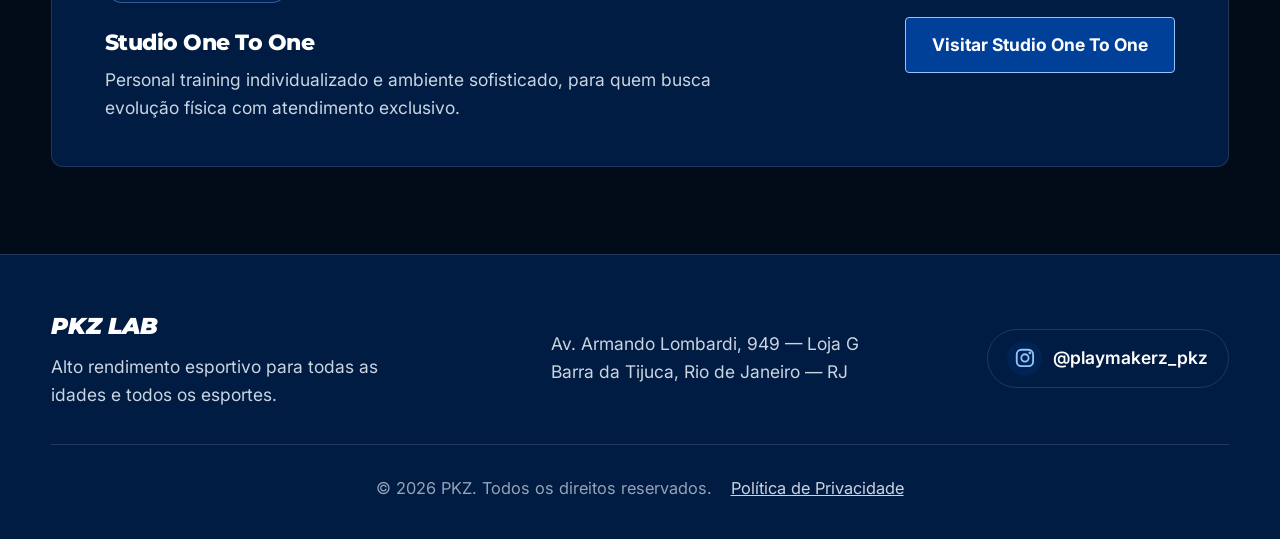
<file: pages/pkz.html>
<!doctype html>
<html lang="pt-BR" data-brand="pkz">
  <head>
    <meta charset="UTF-8" />
    <meta
      name="viewport"
      content="width=device-width, initial-scale=1.0"
    />
    <meta name="description" content="PKZ Lab: treino esportivo de alto rendimento para crianças, jovens e adultos na Barra da Tijuca, Rio de Janeiro. Agende sua aula experimental." />
    <meta property="og:type" content="website" />
    <meta property="og:title" content="PKZ Lab | Treino esportivo de alto rendimento na Barra da Tijuca" />
    <meta property="og:description" content="PKZ Lab: treino esportivo de alto rendimento para crianças, jovens e adultos na Barra da Tijuca, Rio de Janeiro. Agende sua aula experimental." />
    <meta property="og:locale" content="pt_BR" />
    <meta name="theme-color" content="#020b18" />
    <link rel="icon" href="../assets/icons/favicon.svg" type="image/svg+xml" />
    <title>PKZ Lab | Treino esportivo de alto rendimento na Barra da Tijuca</title>
    <link rel="preconnect" href="https://fonts.googleapis.com" />
    <link rel="preconnect" href="https://fonts.gstatic.com" crossorigin />
    <link
      href="https://fonts.googleapis.com/css2?family=Inter:wght@400;500;600;700&family=Montserrat:ital,wght@0,700;0,800;0,900;1,600;1,900&display=swap"
      rel="stylesheet"
    />
    <link rel="stylesheet" href="../css/base.css" />
    <link rel="stylesheet" href="../css/pkz.css" />
    <link rel="stylesheet" href="../css/cta.css" />
    <link rel="stylesheet" href="../css/extras.css" />
  </head>
  <body>
    <a class="skip-link" href="#main">Pular para o conteúdo</a>
    <svg width="0" height="0" style="position: absolute" aria-hidden="true" focusable="false">
      <symbol id="icon-whatsapp" viewBox="0 0 24 24">
        <path d="M17.472 14.382c-.297-.149-1.758-.867-2.03-.967-.273-.099-.471-.148-.67.15-.197.297-.767.966-.94 1.164-.173.199-.347.223-.644.075-.297-.15-1.255-.463-2.39-1.475-.883-.788-1.48-1.761-1.653-2.059-.173-.297-.018-.458.13-.606.134-.133.298-.347.446-.52.149-.174.198-.298.298-.497.099-.198.05-.371-.025-.52-.075-.149-.669-1.612-.916-2.207-.242-.579-.487-.5-.669-.51-.173-.008-.371-.01-.57-.01-.198 0-.52.074-.792.372-.272.297-1.04 1.016-1.04 2.479 0 1.462 1.065 2.875 1.213 3.074.149.198 2.096 3.2 5.077 4.487.709.306 1.262.489 1.694.625.712.227 1.36.195 1.871.118.571-.085 1.758-.719 2.006-1.413.248-.694.248-1.289.173-1.413-.074-.124-.272-.198-.57-.347m-5.421 7.403h-.004a9.87 9.87 0 01-5.031-1.378l-.361-.214-3.741.982.998-3.648-.235-.374a9.86 9.86 0 01-1.51-5.26c.001-5.45 4.436-9.884 9.888-9.884 2.64 0 5.122 1.03 6.988 2.898a9.825 9.825 0 012.893 6.994c-.003 5.45-4.437 9.884-9.885 9.884m8.413-18.297A11.815 11.815 0 0012.05 0C5.495 0 .16 5.335.157 11.892c0 2.096.547 4.142 1.588 5.945L.057 24l6.305-1.654a11.882 11.882 0 005.683 1.448h.005c6.554 0 11.89-5.335 11.893-11.893a11.821 11.821 0 00-3.48-8.413z"></path>
      </symbol>
    </svg>
    <header class="site-header">
      <nav class="navbar" aria-label="Principal">
        <div class="nav-left">
          <a
            href="../index.html"
            class="back-link"
            aria-label="Voltar para o Portal"
          >
            <svg
              class="back-arrow-icon"
              width="24"
              height="24"
              viewBox="0 0 24 24"
              fill="none"
              stroke="currentColor"
              stroke-width="2.5"
              stroke-linecap="round"
              stroke-linejoin="round"
              aria-hidden="true"
            >
              <line x1="19" y1="12" x2="5" y2="12"></line>
              <polyline points="12 19 5 12 12 5"></polyline>
            </svg>
            <span class="back-text">Portal</span>
          </a>
          <a
            href="one-to-one.html"
            class="cross-brand-nav-link"
            >Studio One To One →</a
          >
        </div>

        <div class="nav-center">
          <a href="#home" class="brand-logo-link" aria-label="PKZ Lab — página inicial">
            <span class="brand-text desktop-logo">PKZ LAB</span>
            <span class="brand-text mobile-logo">PKZ LAB</span>
          </a>
        </div>

        <div class="nav-right">
          <button
            id="mobile-menu-btn"
            class="menu-toggle"
            aria-label="Menu de navegação"
            aria-expanded="false"
            aria-controls="primary-navigation"
          >
            <span class="hamburger-bar"></span>
            <span class="hamburger-bar"></span>
            <span class="hamburger-bar"></span>
          </button>
          <ul id="primary-navigation" class="nav-links">
            <li><a href="#sobre" class="nav-link">Sobre</a></li>
            <li><a href="#location" class="nav-link">Localização</a></li>
            <li>
              <a href="pkz-aula-experimental.html" class="nav-link nav-link-highlight"
                >Aula Experimental</a
              >
            </li>
            <li>
              <a
                href="#contact"
                id="open-contact-modal"
                class="nav-link"
                >Contato</a
              >
            </li>
          </ul>
        </div>
      </nav>
    </header>

    <main id="main" tabindex="-1">
      <section id="home" class="hero-section">
        <div class="hero-content">
          <h1>Treine Como um Profissional</h1>
          <h2>Alto rendimento e performance garantida.</h2>
          <a href="pkz-aula-experimental.html" class="btn btn-primary"
            >Aula Experimental</a
          >
        </div>
        <div class="hero-image">
          <img src="../assets/img/pkz/EquipePKZ-800.webp" srcset="../assets/img/pkz/EquipePKZ-480.webp 480w, ../assets/img/pkz/EquipePKZ-800.webp 800w, ../assets/img/pkz/EquipePKZ-1280.webp 1280w" sizes="(max-width: 860px) calc(100vw - 48px), (max-width: 1128px) calc((100vw - 96px) * 0.535), 526px" alt="Corpo técnico da PKZ" width="2760" height="1504" decoding="async" fetchpriority="high" />
        </div>
      </section>

      <section id="sobre" class="about-section">
        <div class="about-container">
          <div class="about-content-col">
            <span class="section-tag">Sobre a PKZ</span>
            <h2>Quem somos e o que fazemos</h2>
            <p class="about-lead">
              A <strong>PKZ</strong> é um centro de alta performance esportiva
              desenvolvido para potencializar o rendimento de quem busca ir além
              dos limites convencionais.
            </p>
            <p>
              Não nos limitamos a treinos genéricos. Integramos
              <strong>metodologia científica</strong>,
              <strong>avaliação biomecânica de precisão</strong> e
              <strong>suporte nutricional contínuo</strong> para que cada atleta
              evolua com máxima segurança.
            </p>
            <div class="about-highlights">
              <div class="highlight-item">
                <span class="highlight-icon">
                  <svg
                    class="highlight-svg"
                    width="20"
                    height="20"
                    viewBox="0 0 24 24"
                    fill="none"
                    stroke="currentColor"
                    stroke-width="2"
                    stroke-linecap="round"
                    stroke-linejoin="round"
                    aria-hidden="true"
                  >
                    <path d="M13 2L3 14h9l-1 8 10-12h-9l1-8z"></path>
                  </svg>
                </span>
                <div>
                  <strong>Metodologia de Elite</strong>
                  <p>
                    Periodização estratégica inspirada em programas de
                    treinamento profissionais.
                  </p>
                </div>
              </div>
              <div class="highlight-item">
                <span class="highlight-icon">
                  <svg
                    class="highlight-svg"
                    width="20"
                    height="20"
                    viewBox="0 0 24 24"
                    fill="none"
                    stroke="currentColor"
                    stroke-width="2"
                    stroke-linecap="round"
                    stroke-linejoin="round"
                    aria-hidden="true"
                  >
                    <polyline
                      points="22 12 18 12 15 21 9 3 6 12 2 12"
                    ></polyline>
                  </svg>
                </span>
                <div>
                  <strong>Suporte Multidisciplinar Científico</strong>
                  <p>
                    Acompanhamento integrado de fisiologia, nutrição e análise
                    corporal.
                  </p>
                </div>
              </div>
            </div>
          </div>
        </div>
      </section>

      <section id="familia" class="family-trust-section">
        <span class="section-tag">Para Pais e Responsáveis</span>
        <h2>Seu Filho em Mãos Preparadas</h2>
        <p class="trust-intro">
          Sabemos que confiar o treino do seu filho a outra pessoa não é uma
          decisão pequena. Por isso, a PKZ é estruturada especificamente para
          atender crianças e adolescentes, com metodologia acadêmica,
          profissionais qualificados e acompanhamento próximo em cada etapa.
        </p>

        <div class="trust-grid">
          <div class="trust-card">
            <span class="trust-icon">
              <svg
                width="22"
                height="22"
                viewBox="0 0 24 24"
                fill="none"
                stroke="currentColor"
                stroke-width="2"
                stroke-linecap="round"
                stroke-linejoin="round"
                aria-hidden="true"
              >
                <path
                  d="M12 3l7 3v5c0 4.5-3 8.5-7 10-4-1.5-7-5.5-7-10V6l7-3z"
                ></path>
                <path d="M9 12l2 2 4-4"></path>
              </svg>
            </span>
            <h3>Profissionais Qualificados</h3>
            <p>
              Equipe formada em Educação Física, com registro no CREF e
              especialização em treinamento infantojuvenil.
            </p>
          </div>

          <div class="trust-card">
            <span class="trust-icon">
              <svg
                width="22"
                height="22"
                viewBox="0 0 24 24"
                fill="none"
                stroke="currentColor"
                stroke-width="2"
                stroke-linecap="round"
                stroke-linejoin="round"
                aria-hidden="true"
              >
                <path
                  d="M22 10L12 5 2 10l10 5 10-5z"
                ></path>
                <path d="M6 12v5c0 1.7 2.7 3 6 3s6-1.3 6-3v-5"></path>
              </svg>
            </span>
            <h3>Metodologia Acadêmica</h3>
            <p>
              Treinos planejados por faixa etária e fase de desenvolvimento
              motor, seguindo protocolos reconhecidos cientificamente.
            </p>
          </div>

          <div class="trust-card">
            <span class="trust-icon">
              <svg
                width="22"
                height="22"
                viewBox="0 0 24 24"
                fill="none"
                stroke="currentColor"
                stroke-width="2"
                stroke-linecap="round"
                stroke-linejoin="round"
                aria-hidden="true"
              >
                <path
                  d="M1 12s4-7 11-7 11 7 11 7-4 7-11 7-11-7-11-7z"
                ></path>
                <circle cx="12" cy="12" r="3"></circle>
              </svg>
            </span>
            <h3>Ambiente Supervisionado</h3>
            <p>
              Supervisão constante durante toda a atividade, em espaço
              estruturado com equipamentos adequados para cada idade.
            </p>
          </div>

          <div class="trust-card">
            <span class="trust-icon">
              <svg
                width="22"
                height="22"
                viewBox="0 0 24 24"
                fill="none"
                stroke="currentColor"
                stroke-width="2"
                stroke-linecap="round"
                stroke-linejoin="round"
                aria-hidden="true"
              >
                <path
                  d="M21 11.5a8.38 8.38 0 0 1-.9 3.8 8.5 8.5 0 0 1-7.6 4.7 8.38 8.38 0 0 1-3.8-.9L3 21l1.9-5.7a8.38 8.38 0 0 1-.9-3.8 8.5 8.5 0 0 1 4.7-7.6 8.38 8.38 0 0 1 3.8-.9h.5a8.48 8.48 0 0 1 8 8v.5z"
                ></path>
              </svg>
            </span>
            <h3>Comunicação com a Família</h3>
            <p>
              Retorno periódico sobre a evolução do atleta, para que os
              responsáveis acompanhem de perto cada conquista.
            </p>
          </div>
        </div>
      </section>

      <section id="services" class="services-section">
        <h2>Sem Limites de Esporte</h2>
        <p class="services-intro">
          Na PKZ, acreditamos que cada pessoa tem um esporte que a move. Estamos
          prontos para atender
          <strong>qualquer esporte que você praticar</strong>.
        </p>

        <div class="team-support-card">
          <div class="team-support-img">
            <img src="../assets/img/pkz/EquipePKZ-800.webp" srcset="../assets/img/pkz/EquipePKZ-480.webp 480w, ../assets/img/pkz/EquipePKZ-800.webp 800w, ../assets/img/pkz/EquipePKZ-1280.webp 1280w" sizes="(max-width: 860px) calc(100vw - 88px), 400px" alt="Equipe PKZ" width="2760" height="1504" decoding="async" loading="lazy" />
          </div>
          <div class="team-support-content">
            <span class="support-tag">Suporte Completo &amp; Ciência</span>
            <h3>Corpo Técnico Especializado</h3>
            <p>
              Contamos com <strong>nutricionistas dedicados</strong> ao seu
              rendimento e realizamos
              <strong>testes físicos aprovados academicamente</strong> seguindo
              rigorosos protocolos.
            </p>
          </div>
        </div>

        <div class="sport-grid">
          <div class="sport-card">
            <div class="sport-img-wrapper">
              <img src="../assets/img/pkz/karate-800.webp" srcset="../assets/img/pkz/karate-480.webp 480w, ../assets/img/pkz/karate-800.webp 800w, ../assets/img/pkz/karate-1280.webp 1280w" sizes="(max-width: 640px) calc(100vw - 36px), (max-width: 823px) calc((100vw - 76px) / 2), (max-width: 1000px) calc((100vw - 104px) / 3), 299px" alt="Karate" width="2760" height="1504" decoding="async" loading="lazy" />
            </div>
            <div class="sport-caption">
              <h3 class="sport-label">Karateca?</h3>
              <span class="sport-sub">Nós ajudamos.</span>
            </div>
          </div>
          <div class="sport-card">
            <div class="sport-img-wrapper">
              <img src="../assets/img/pkz/JiuJitsu-800.webp" srcset="../assets/img/pkz/JiuJitsu-480.webp 480w, ../assets/img/pkz/JiuJitsu-800.webp 800w, ../assets/img/pkz/JiuJitsu-1280.webp 1280w" sizes="(max-width: 640px) calc(100vw - 36px), (max-width: 823px) calc((100vw - 76px) / 2), (max-width: 1000px) calc((100vw - 104px) / 3), 299px" alt="Jiu-Jitsu" width="2760" height="1504" decoding="async" loading="lazy" />
            </div>
            <div class="sport-caption">
              <h3 class="sport-label">Praticante de Jiu-Jitsu?</h3>
              <span class="sport-sub">Nós ajudamos.</span>
            </div>
          </div>
          <div class="sport-card">
            <div class="sport-img-wrapper">
              <img src="../assets/img/pkz/volei-800.webp" srcset="../assets/img/pkz/volei-480.webp 480w, ../assets/img/pkz/volei-800.webp 800w, ../assets/img/pkz/volei-1280.webp 1280w" sizes="(max-width: 640px) calc(100vw - 36px), (max-width: 823px) calc((100vw - 76px) / 2), (max-width: 1000px) calc((100vw - 104px) / 3), 299px" alt="Vôlei" width="2760" height="1504" decoding="async" loading="lazy" />
            </div>
            <div class="sport-caption">
              <h3 class="sport-label">Jogadora de Vôlei?</h3>
              <span class="sport-sub">Nós ajudamos.</span>
            </div>
          </div>
        </div>
        <p class="services-footer">
          E muito mais — futebol, natação, atletismo...
          <strong>Qual é o seu esporte?</strong>
        </p>
      </section>

      <section id="faq" class="faq" aria-labelledby="faq-title">
        <h2 id="faq-title">Perguntas frequentes</h2>
        <div class="faq-list">
          <details class="faq-item">
            <summary>Como agendo a aula experimental?</summary>
            <p>Escolha o dia e o horário na página <a href="pkz-aula-experimental.html">Aula Experimental</a> e envie o pedido pelo WhatsApp.</p>
          </details>
          <details class="faq-item">
            <summary>Quais esportes vocês atendem?</summary>
            <p>Karatê, jiu-jitsu e vôlei, além de futebol, natação, atletismo e outros. A PKZ atende qualquer esporte que você pratique.</p>
          </details>
          <details class="faq-item">
            <summary>Atende crianças e adolescentes?</summary>
            <p>Sim. A PKZ é estruturada para atender crianças e adolescentes, com metodologia acadêmica, profissionais qualificados e acompanhamento próximo em cada etapa.</p>
          </details>
          <details class="faq-item">
            <summary>Onde fica a PKZ Lab?</summary>
            <p>Av. Armando Lombardi, 949 — Loja G, Barra da Tijuca, Rio de Janeiro — RJ.</p>
          </details>
          <details class="faq-item">
            <summary>Como falo com a equipe?</summary>
            <p>Pelo WhatsApp, usando o botão desta página, ou pelo Instagram <a href="https://www.instagram.com/playmakerz_pkz/" target="_blank" rel="noopener noreferrer" aria-label="Instagram @playmakerz_pkz (abre em nova aba)">@playmakerz_pkz</a>.</p>
          </details>
        </div>
      </section>

      <section class="cta-band" aria-labelledby="cta-band-title">
        <div class="cta-band-text">
          <h2 id="cta-band-title">Pronto para subir de nível?</h2>
          <p class="cta-band-sub">Escolha o melhor horário e fale com a equipe.</p>
        </div>
        <div class="cta-band-actions">
          <a href="pkz-aula-experimental.html" class="btn cta-btn cta-btn-primary">Agendar aula</a>
          <a
            data-whatsapp
            class="btn cta-btn cta-btn-secondary"
            target="_blank"
            rel="noopener noreferrer"
            aria-label="WhatsApp: falar com a equipe (abre em nova aba)"
          >
            <svg class="cta-icon" aria-hidden="true" focusable="false"><use href="#icon-whatsapp"></use></svg>
            WhatsApp
          </a>
        </div>
      </section>

      <section id="location" class="location-section">
        <h2>Nossa Localização</h2>
        <p class="location-address" style="margin-bottom: 12px">
          <span class="location-address-header">
            <svg
              class="meta-icon"
              width="20"
              height="20"
              viewBox="0 0 24 24"
              fill="none"
              stroke="currentColor"
              stroke-width="2.2"
              stroke-linecap="round"
              stroke-linejoin="round"
              aria-hidden="true"
            >
              <path d="M21 10c0 7-9 13-9 13s-9-6-9-13a9 9 0 0 1 18 0z"></path>
              <circle cx="12" cy="10" r="3"></circle>
            </svg>
            <strong>Av. Armando Lombardi, 949 — Loja G</strong>
          </span>
          <span class="location-city"
            >Barra da Tijuca, Rio de Janeiro — RJ</span
          >
        </p>
        <div class="map-wrapper">
          <iframe
            title="Localização PKZ"
            tabindex="-1"
            src="https://www.google.com/maps?q=Av.+Armando+Lombardi,+949,+Barra+da+Tijuca,+Rio+de+Janeiro&output=embed"
            width="100%"
            height="400"
            style="border: 0; border-radius: 8px"
            allowfullscreen=""
            loading="lazy"
          ></iframe>
        </div>
        <div class="location-actions">
          <a
            class="btn btn-primary"
            href="https://www.google.com/maps/search/?api=1&amp;query=Av.+Armando+Lombardi,+949,+Barra+da+Tijuca,+Rio+de+Janeiro"
            target="_blank"
            rel="noopener noreferrer"
            aria-label="Como chegar: abrir a rota no Google Maps (abre em nova aba)"
            >Como chegar</a
          >
        </div>
      </section>

      <section class="cross-brand-section">
        <div class="cross-brand-card">
          <div class="cross-brand-text">
            <span class="section-tag">Conheça Também</span>
            <h3>Studio One To One</h3>
            <p>
              Personal training individualizado e ambiente sofisticado, para
              quem busca evolução física com atendimento exclusivo.
            </p>
          </div>
          <a href="one-to-one.html" class="btn btn-primary"
            >Visitar Studio One To One</a
          >
        </div>
      </section>
    </main>


    <footer class="site-footer-page">
      <div class="footer-inner">
        <div class="footer-brand">
          <span class="footer-logo">PKZ LAB</span>
          <p>
            Alto rendimento esportivo para todas as idades e todos os
            esportes.
          </p>
        </div>

        <div class="footer-contact">
          <p>
            Av. Armando Lombardi, 949 — Loja G<br />
            Barra da Tijuca, Rio de Janeiro — RJ
          </p>
        </div>

        <a
          class="footer-social"
          href="https://www.instagram.com/playmakerz_pkz/"
          target="_blank"
          rel="noopener noreferrer"
          aria-label="Instagram @playmakerz_pkz (abre em nova aba)"
        >
          <span class="footer-social-icon">
            <svg width="20" height="20" viewBox="0 0 24 24" fill="none" stroke="currentColor" stroke-width="2" stroke-linecap="round" stroke-linejoin="round" aria-hidden="true" focusable="false"><rect x="3" y="3" width="18" height="18" rx="5"></rect><circle cx="12" cy="12" r="4"></circle><circle cx="17.5" cy="6.5" r="0.6" fill="currentColor"></circle></svg>
          </span>
          <span>@playmakerz_pkz</span>
        </a>
      </div>

      <div class="footer-bottom">
        <span>&copy; 2026 PKZ. Todos os direitos reservados.</span>
        <a class="footer-legal" href="privacidade.html">Política de Privacidade</a>
      </div>
    </footer>

    <dialog id="contact" class="modal-dialog" aria-labelledby="modal-title">
      <div class="modal-box">
        <button id="close-modal" class="modal-close" aria-label="Fechar modal">
          &times;
        </button>
        <div class="modal-header">
          <span class="modal-badge">Fale Conosco</span>
          <h2 id="modal-title">Pronto para o Desafio?</h2>
          <p>
            Conecte-se com nossa equipe pelo WhatsApp e monte sua rotina de alta
            performance.
          </p>
        </div>
        <div class="modal-body">
          <label for="name" class="modal-label">Qual o seu nome?</label>
          <input
            type="text"
            id="name"
            autofocus
            class="modal-input"
            placeholder="Digite seu nome completo"
            autocomplete="name"
          />
          <button id="whatsapp-cta" class="btn btn-modal">
            Enviar para WhatsApp →
          </button>
        </div>
      </div>
    </dialog>

    <!-- O href dos links com data-whatsapp é preenchido por js/main.js com o número de js/data.js -->
    <nav class="mobile-cta" aria-label="Ações rápidas">
      <a href="pkz-aula-experimental.html" class="btn cta-btn cta-btn-primary">Agendar aula</a>
      <a
        data-whatsapp
        class="btn cta-btn cta-btn-secondary"
        target="_blank"
        rel="noopener noreferrer"
        aria-label="WhatsApp: falar com a equipe (abre em nova aba)"
      >
        <svg class="cta-icon" aria-hidden="true" focusable="false"><use href="#icon-whatsapp"></use></svg>
        WhatsApp
      </a>
    </nav>

    <aside class="floating-actions" aria-label="Atalhos da página">
      <button
        id="back-to-top"
        class="back-to-top"
        aria-label="Voltar ao início"
        title="Voltar ao topo"
      >
        <svg
          width="24"
          height="24"
          viewBox="0 0 24 24"
          fill="none"
          stroke="currentColor"
          stroke-width="2.5"
          stroke-linecap="round"
          stroke-linejoin="round"
          aria-hidden="true"
        >
          <path d="M12 19V5M5 12l7-7 7 7" />
        </svg>
      </button>
      <a class="wa-fab" data-whatsapp target="_blank" rel="noopener noreferrer" aria-label="WhatsApp: falar com a equipe (abre em nova aba)">
        <svg aria-hidden="true" focusable="false"><use href="#icon-whatsapp"></use></svg>
      </a>
    </aside>

    <script src="../js/data.js" defer></script>
    <script src="../js/main.js" defer></script>
  </body>
</html>
</file>
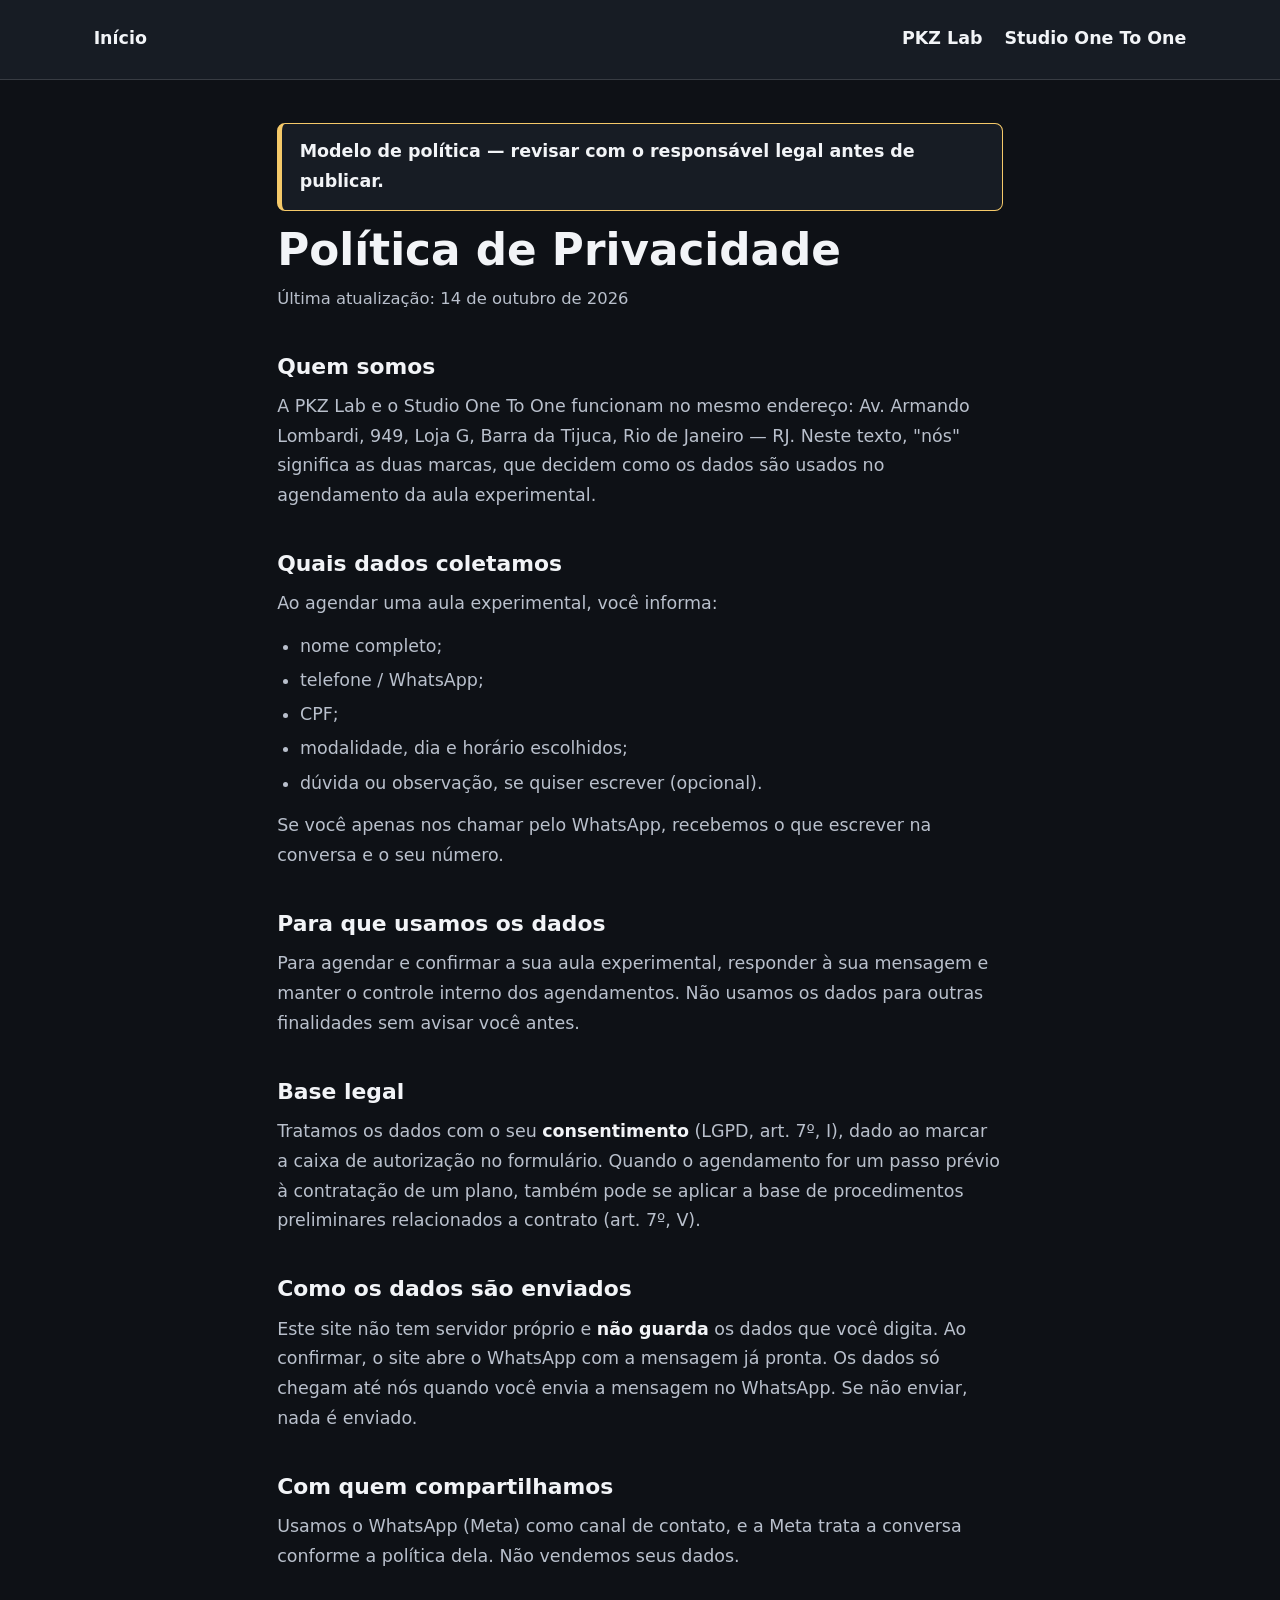
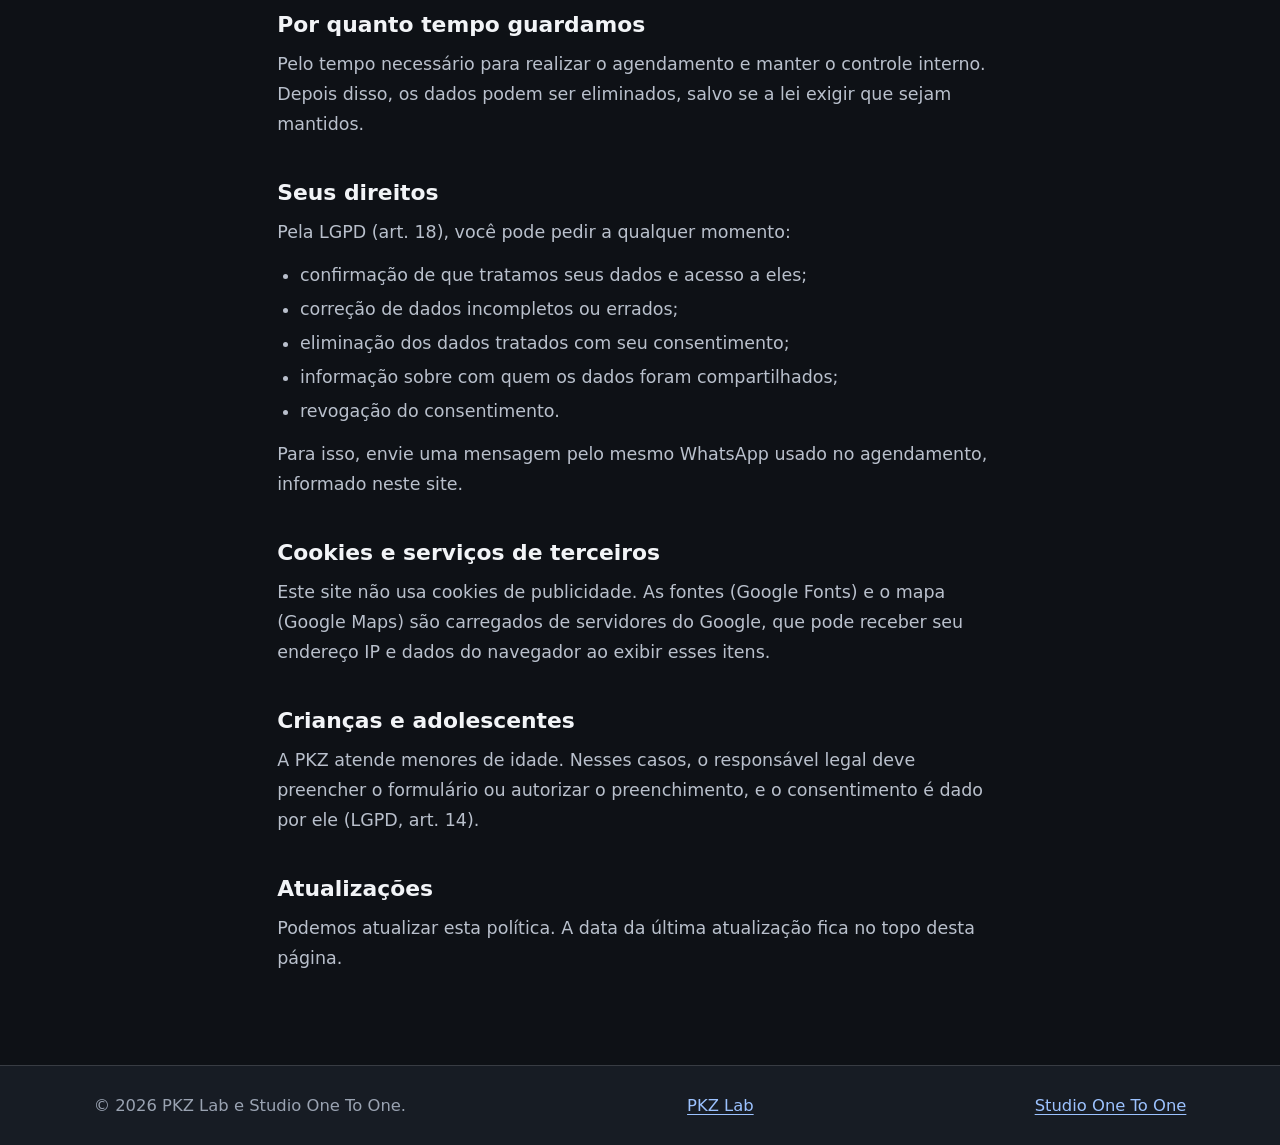
<file: pages/privacidade.html>
<!doctype html>
<html lang="pt-BR">
  <head>
    <meta charset="UTF-8" />
    <meta name="viewport" content="width=device-width, initial-scale=1.0" />
    <title>Política de Privacidade | PKZ Lab e Studio One To One</title>
    <meta name="description" content="Como a PKZ Lab e o Studio One To One tratam seus dados no agendamento da aula experimental e no contato por WhatsApp, conforme a LGPD." />
    <meta property="og:type" content="website" />
    <meta property="og:title" content="Política de Privacidade | PKZ Lab e Studio One To One" />
    <meta property="og:description" content="Como a PKZ Lab e o Studio One To One tratam seus dados no agendamento da aula experimental e no contato por WhatsApp, conforme a LGPD." />
    <meta property="og:locale" content="pt_BR" />
    <meta name="theme-color" content="#0e1116" />
    <link rel="icon" href="../assets/icons/favicon.svg" type="image/svg+xml" />
    <link rel="stylesheet" href="../css/legal.css" />
  </head>
  <body>
    <a class="skip-link" href="#main">Pular para o conteúdo</a>
    <header class="legal-header">
      <nav class="legal-nav" aria-label="Principal">
        <a href="../index.html">Início</a>
        <ul>
          <li><a href="pkz.html">PKZ Lab</a></li>
          <li><a href="one-to-one.html">Studio One To One</a></li>
        </ul>
      </nav>
    </header>

    <main id="main" class="legal-main" tabindex="-1">
      <p class="legal-notice" role="note"><strong>Modelo de política — revisar com o responsável legal antes de publicar.</strong></p>
      <h1>Política de Privacidade</h1>
      <p class="legal-updated">Última atualização: 14 de outubro de 2026</p>

      <h2>Quem somos</h2>
      <p>A PKZ Lab e o Studio One To One funcionam no mesmo endereço: Av. Armando Lombardi, 949, Loja G, Barra da Tijuca, Rio de Janeiro — RJ. Neste texto, "nós" significa as duas marcas, que decidem como os dados são usados no agendamento da aula experimental.</p>

      <h2>Quais dados coletamos</h2>
      <p>Ao agendar uma aula experimental, você informa:</p>
      <ul>
        <li>nome completo;</li>
        <li>telefone / WhatsApp;</li>
        <li>CPF;</li>
        <li>modalidade, dia e horário escolhidos;</li>
        <li>dúvida ou observação, se quiser escrever (opcional).</li>
      </ul>
      <p>Se você apenas nos chamar pelo WhatsApp, recebemos o que escrever na conversa e o seu número.</p>

      <h2>Para que usamos os dados</h2>
      <p>Para agendar e confirmar a sua aula experimental, responder à sua mensagem e manter o controle interno dos agendamentos. Não usamos os dados para outras finalidades sem avisar você antes.</p>

      <h2>Base legal</h2>
      <p>Tratamos os dados com o seu <strong>consentimento</strong> (LGPD, art. 7º, I), dado ao marcar a caixa de autorização no formulário. Quando o agendamento for um passo prévio à contratação de um plano, também pode se aplicar a base de procedimentos preliminares relacionados a contrato (art. 7º, V).</p>

      <h2>Como os dados são enviados</h2>
      <p>Este site não tem servidor próprio e <strong>não guarda</strong> os dados que você digita. Ao confirmar, o site abre o WhatsApp com a mensagem já pronta. Os dados só chegam até nós quando você envia a mensagem no WhatsApp. Se não enviar, nada é enviado.</p>

      <h2>Com quem compartilhamos</h2>
      <p>Usamos o WhatsApp (Meta) como canal de contato, e a Meta trata a conversa conforme a política dela. Não vendemos seus dados.</p>

      <h2>Por quanto tempo guardamos</h2>
      <p>Pelo tempo necessário para realizar o agendamento e manter o controle interno. Depois disso, os dados podem ser eliminados, salvo se a lei exigir que sejam mantidos.</p>

      <h2>Seus direitos</h2>
      <p>Pela LGPD (art. 18), você pode pedir a qualquer momento:</p>
      <ul>
        <li>confirmação de que tratamos seus dados e acesso a eles;</li>
        <li>correção de dados incompletos ou errados;</li>
        <li>eliminação dos dados tratados com seu consentimento;</li>
        <li>informação sobre com quem os dados foram compartilhados;</li>
        <li>revogação do consentimento.</li>
      </ul>
      <p>Para isso, envie uma mensagem pelo mesmo WhatsApp usado no agendamento, informado neste site.</p>

      <h2>Cookies e serviços de terceiros</h2>
      <p>Este site não usa cookies de publicidade. As fontes (Google Fonts) e o mapa (Google Maps) são carregados de servidores do Google, que pode receber seu endereço IP e dados do navegador ao exibir esses itens.</p>

      <h2>Crianças e adolescentes</h2>
      <p>A PKZ atende menores de idade. Nesses casos, o responsável legal deve preencher o formulário ou autorizar o preenchimento, e o consentimento é dado por ele (LGPD, art. 14).</p>

      <h2>Atualizações</h2>
      <p>Podemos atualizar esta política. A data da última atualização fica no topo desta página.</p>
    </main>

    <footer class="legal-footer">
      <div class="legal-footer-inner">
        <span>&copy; 2026 PKZ Lab e Studio One To One.</span>
        <a href="pkz.html">PKZ Lab</a>
        <a href="one-to-one.html">Studio One To One</a>
      </div>
    </footer>
  </body>
</html>
</file>
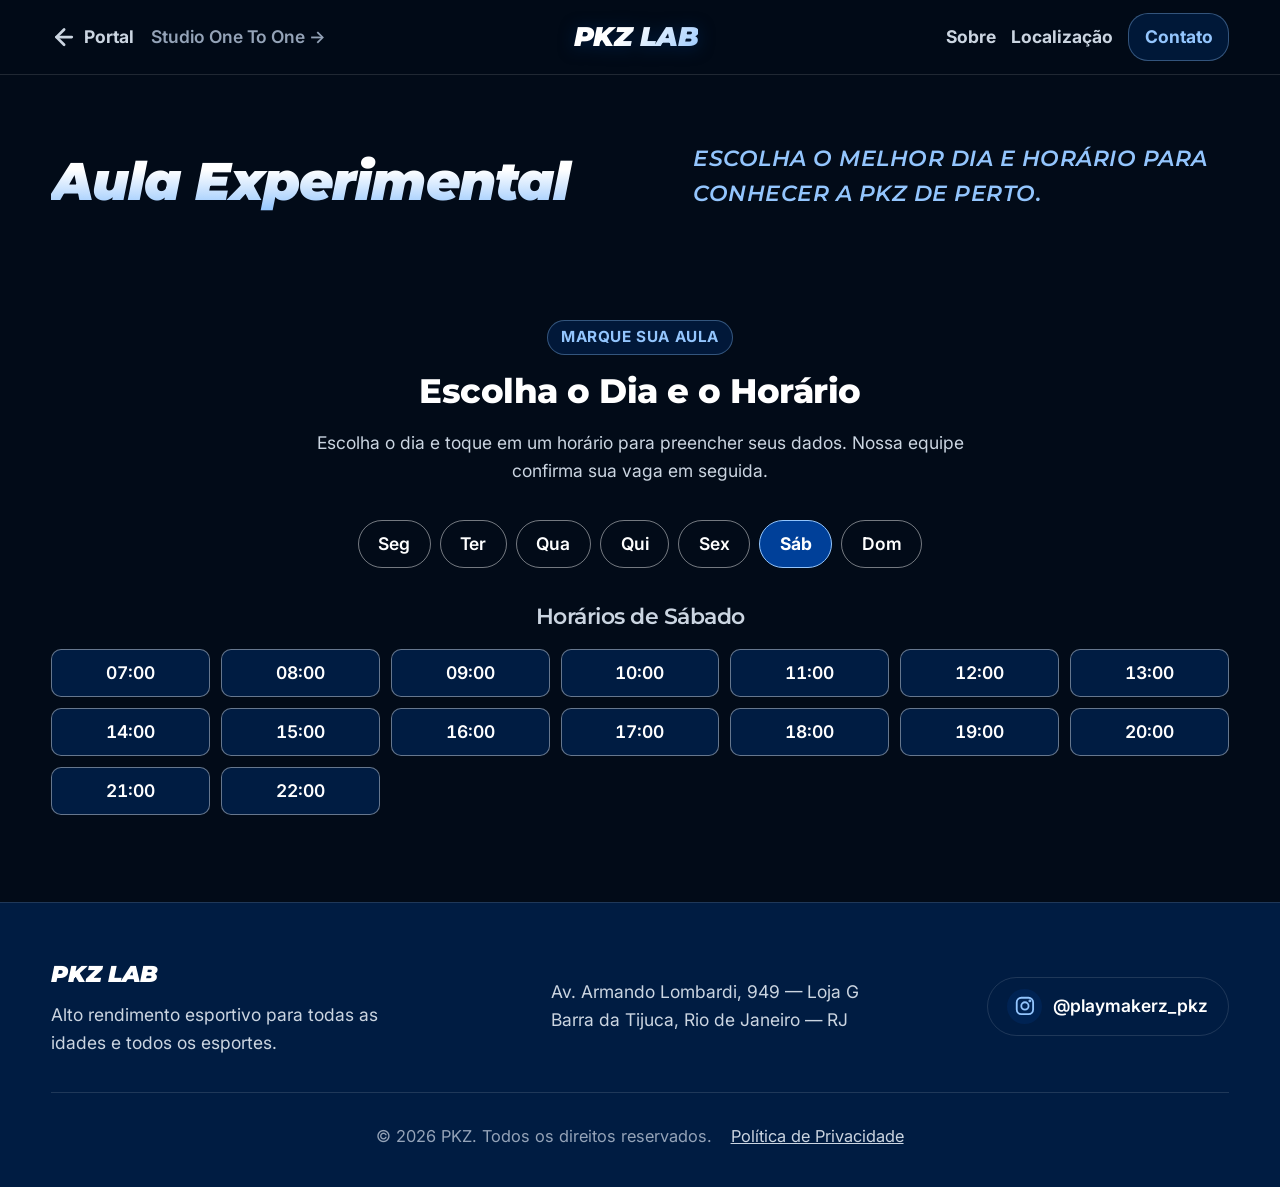
<file: PKZ/aula-experimental.html>
<!doctype html>
<html lang="pt-BR" data-brand="pkz">
  <head>
    <meta charset="UTF-8" />
    <meta
      name="viewport"
      content="width=device-width, initial-scale=1.0, viewport-fit=cover"
    />
    <meta name="description" content="Agende sua aula experimental na PKZ Lab, treino esportivo de alto rendimento na Barra da Tijuca, Rio de Janeiro. Escolha dia e horário." />
    <meta property="og:type" content="website" />
    <meta property="og:title" content="Aula Experimental | PKZ Lab" />
    <meta property="og:description" content="Agende sua aula experimental na PKZ Lab, treino esportivo de alto rendimento na Barra da Tijuca, Rio de Janeiro. Escolha dia e horário." />
    <meta property="og:locale" content="pt_BR" />
    <meta name="theme-color" content="#020b18" />
    <link rel="icon" href="../favicon.svg" type="image/svg+xml" />
    <title>Aula Experimental | PKZ Lab</title>
    <link rel="preconnect" href="https://fonts.googleapis.com" />
    <link rel="preconnect" href="https://fonts.gstatic.com" crossorigin />
    <link
      href="https://fonts.googleapis.com/css2?family=Inter:wght@400;500;600;700&family=Montserrat:ital,wght@0,700;0,800;0,900;1,600;1,900&display=swap"
      rel="stylesheet"
    />
    <link rel="stylesheet" href="../shared/css/base.css" />
    <link rel="stylesheet" href="./stylePKZ.css" />
    <link rel="stylesheet" href="../shared/css/extras.css" />
  </head>
  <body>
    <a class="skip-link" href="#main">Pular para o conteúdo</a>
    <header class="site-header">
      <nav class="navbar" aria-label="Principal">
        <div class="nav-left">
          <a
            href="../index.html"
            class="back-link"
            aria-label="Voltar para o Portal"
          >
            <svg
              class="back-arrow-icon"
              width="24"
              height="24"
              viewBox="0 0 24 24"
              fill="none"
              stroke="currentColor"
              stroke-width="2.5"
              stroke-linecap="round"
              stroke-linejoin="round"
              aria-hidden="true"
            >
              <line x1="19" y1="12" x2="5" y2="12"></line>
              <polyline points="12 19 5 12 12 5"></polyline>
            </svg>
            <span class="back-text">Portal</span>
          </a>
          <a
            href="../OneToOne/indexOTO.html"
            class="cross-brand-nav-link"
            >Studio One To One →</a
          >
        </div>

        <div class="nav-center">
          <a href="./indexPKZ.html" class="brand-logo-link" aria-label="PKZ Lab — página inicial">
            <span class="brand-text desktop-logo">PKZ LAB</span>
            <span class="brand-text mobile-logo">PKZ LAB</span>
          </a>
        </div>

        <div class="nav-right">
          <button
            id="mobile-menu-btn"
            class="menu-toggle"
            aria-label="Menu de navegação"
            aria-expanded="false"
            aria-controls="primary-navigation"
          >
            <span class="hamburger-bar"></span>
            <span class="hamburger-bar"></span>
            <span class="hamburger-bar"></span>
          </button>
          <ul id="primary-navigation" class="nav-links">
            <li><a href="indexPKZ.html#sobre" class="nav-link">Sobre</a></li>
            <li><a href="indexPKZ.html#location" class="nav-link">Localização</a></li>
            <li>
              <a
                href="#contact"
                id="open-contact-modal"
                class="nav-link nav-link-highlight"
                >Contato</a
              >
            </li>
          </ul>
        </div>
      </nav>
    </header>

    <div id="mobile-menu-overlay" class="menu-overlay" aria-hidden="true"></div>

    <main id="main" tabindex="-1">
      <section id="aula-hero" class="hero-section">
        <div class="hero-content">
          <h1>Aula Experimental</h1>
          <h2>Escolha o melhor dia e horário para conhecer a PKZ de perto.</h2>
        </div>
      </section>

      <section id="agenda" class="schedule-section animate-on-scroll">
        <span class="section-tag">Marque sua Aula</span>
        <h2>Escolha o Dia e o Horário</h2>
        <p class="schedule-intro">
          Escolha o dia e toque em um horário para preencher seus dados. Nossa
          equipe confirma sua vaga em seguida.
        </p>

        <div id="day-chips" class="day-chips" role="group" aria-label="Escolha o dia"></div>
        <h3 id="time-heading" class="time-heading" aria-live="polite"></h3>
        <ul id="time-list" class="time-list" aria-labelledby="time-heading"></ul>
        <!-- Sem JavaScript o número não vem de data.js: manter igual a whatsapp em shared/js/data.js -->
        <noscript>
          <p class="schedule-intro">
            Ative o JavaScript ou fale conosco pelo
            <a href="https://wa.me/5521000000000">WhatsApp</a>.
          </p>
        </noscript>
      </section>
    </main>

    <dialog id="booking-modal" class="modal-dialog" aria-labelledby="booking-modal-title">
      <div class="modal-box">
        <button
          id="booking-close-modal"
          class="modal-close"
          aria-label="Fechar modal"
        >
          &times;
        </button>
        <div class="modal-header">
          <span class="modal-badge" id="booking-slot-badge"
            >Segunda-feira · 07:00</span
          >
          <h2 id="booking-modal-title">Confirme sua Aula Experimental</h2>
          <p>Preencha seus dados: abriremos o WhatsApp com o seu pedido pronto para enviar.</p>
        </div>
        <form id="booking-form" class="modal-body" novalidate>
          <label for="booking-modality" class="modal-label">Modalidade</label>
          <select id="booking-modality" aria-describedby="booking-error" class="modal-input" required autofocus>
            <option value="">Selecione</option>
          </select>

          <label for="booking-name" class="modal-label">Nome completo</label>
          <input
            type="text"
            id="booking-name" aria-describedby="booking-error"
            class="modal-input"
            placeholder="Digite seu nome completo"
            autocomplete="name"
            required
          />

          <label for="booking-phone" class="modal-label"
            >Telefone / WhatsApp</label
          >
          <input
            type="tel"
            id="booking-phone" aria-describedby="booking-error"
            class="modal-input"
            placeholder="(21) 90000-0000"
            autocomplete="tel"
            required
          />

          <label for="booking-cpf" class="modal-label">CPF</label>
          <input
            type="text"
            id="booking-cpf"
            class="modal-input"
            placeholder="000.000.000-00"
            inputmode="numeric"
            maxlength="14"
            aria-describedby="booking-cpf-hint booking-error"
            required
          />
          <p id="booking-cpf-hint" class="modal-hint">Só números; a pontuação entra sozinha.</p>

          <label for="booking-notes" class="modal-label"
            >Dúvida ou observação (opcional)</label
          >
          <textarea
            id="booking-notes"
            class="modal-input"
            rows="3"
            placeholder="Alguma informação que queira compartilhar?"
          ></textarea>

          <label class="booking-consent">
            <input type="checkbox" id="booking-consent" required />
            <span>Autorizo o uso dos meus dados, inclusive o CPF, apenas para o agendamento e o controle interno da PKZ Lab. Veja a <a href="../privacidade.html" target="_blank" rel="noopener noreferrer" aria-label="Política de Privacidade (abre em nova aba)" class="text-link">Política de Privacidade</a>.</span>
          </label>

          <p id="booking-error" class="booking-error" role="alert" hidden></p>
          <button type="submit" class="btn btn-modal">Enviar pelo WhatsApp →</button>
        </form>
        <div id="booking-confirmation" class="booking-confirmation" hidden>
          <p id="booking-confirmation-text" role="status"></p>
          <button type="button" id="booking-done-btn" class="btn btn-modal">
            Fechar
          </button>
        </div>
      </div>
    </dialog>

    <dialog id="contact" class="modal-dialog" aria-labelledby="modal-title">
      <div class="modal-box">
        <button id="close-modal" class="modal-close" aria-label="Fechar modal">
          &times;
        </button>
        <div class="modal-header">
          <span class="modal-badge">Fale Conosco</span>
          <h2 id="modal-title">Pronto para o Desafio?</h2>
          <p>
            Conecte-se com nossa equipe pelo WhatsApp e monte sua rotina de alta
            performance.
          </p>
        </div>
        <div class="modal-body">
          <label for="name" class="modal-label">Qual o seu nome?</label>
          <input
            type="text"
            id="name"
            autofocus
            class="modal-input"
            placeholder="Digite seu nome completo"
            autocomplete="name"
          />
          <button id="whatsapp-cta" class="btn btn-modal">
            Enviar para WhatsApp →
          </button>
        </div>
      </div>
    </dialog>

    <footer class="site-footer-page">
      <div class="footer-inner">
        <div class="footer-brand">
          <span class="footer-logo">PKZ LAB</span>
          <p>
            Alto rendimento esportivo para todas as idades e todos os
            esportes.
          </p>
        </div>

        <div class="footer-contact">
          <p>
            Av. Armando Lombardi, 949 — Loja G<br />
            Barra da Tijuca, Rio de Janeiro — RJ
          </p>
        </div>

        <a
          class="footer-social"
          href="https://www.instagram.com/playmakerz_pkz/"
          target="_blank"
          rel="noopener noreferrer"
          aria-label="Instagram @playmakerz_pkz (abre em nova aba)"
        >
          <span class="footer-social-icon">
            <svg width="20" height="20" viewBox="0 0 24 24" fill="none" stroke="currentColor" stroke-width="2" stroke-linecap="round" stroke-linejoin="round" aria-hidden="true" focusable="false"><rect x="3" y="3" width="18" height="18" rx="5"></rect><circle cx="12" cy="12" r="4"></circle><circle cx="17.5" cy="6.5" r="0.6" fill="currentColor"></circle></svg>
          </span>
          <span>@playmakerz_pkz</span>
        </a>
      </div>

      <div class="footer-bottom">
        <span>&copy; 2026 PKZ. Todos os direitos reservados.</span>
        <a class="footer-legal" href="../privacidade.html">Política de Privacidade</a>
      </div>
    </footer>

    <aside class="floating-actions" aria-label="Atalhos da página">
      <button
        id="back-to-top"
        class="back-to-top"
        aria-label="Voltar ao início"
        title="Voltar ao topo"
      >
        <svg
          width="24"
          height="24"
          viewBox="0 0 24 24"
          fill="none"
          stroke="currentColor"
          stroke-width="2.5"
          stroke-linecap="round"
          stroke-linejoin="round"
          aria-hidden="true"
        >
          <path d="M12 19V5M5 12l7-7 7 7" />
        </svg>
      </button>
    </aside>

    <script src="../shared/js/data.js" defer></script>
    <script src="../shared/js/aula-experimental.js" defer></script>
  </body>
</html>
</file>
<file: shared/css/legal.css>
/* Páginas institucionais (privacidade, 404): tema neutro escuro, independente das marcas. */
:root {
  --bg-base: #0e1116;
  --bg-surface: #171c24;
  --text-primary: #f2f4f7;
  --text-muted: #b9c0cc;
  --text-footnote: #9aa3b2;
  --accent-ink: #9cc2ff;
  --accent-strong: #2f6bd8;
  --on-accent: #ffffff;
  --border: rgba(255, 255, 255, 0.14);
  --notice: #f5c969;
  --focus: #9cc2ff;
  --font: system-ui, -apple-system, "Segoe UI", Roboto, "Helvetica Neue", Arial, sans-serif;
}
* { margin: 0; padding: 0; box-sizing: border-box; }
html { scroll-behavior: smooth; font-size: clamp(1rem, 0.435rem + 0.8222vw, 1.75rem); }
body { overflow-wrap: anywhere; background: var(--bg-base); color: var(--text-primary); font-family: var(--font); font-size: 1rem; line-height: 1.7; min-height: 100vh; display: flex; flex-direction: column; }
a { color: var(--accent-ink); text-underline-offset: 3px; }
a:focus-visible { outline: 3px solid var(--focus); outline-offset: 3px; border-radius: 2px; }
.skip-link { position: absolute; left: 0.75rem; top: -5rem; background: var(--accent-strong); color: var(--on-accent); padding: 0.625rem 1rem; border-radius: 6px; z-index: 10; }
.skip-link:focus { top: 0.75rem; }

.legal-header, .legal-footer { background: var(--bg-surface); padding: 0.875rem 1.5rem; }
.legal-header { border-bottom: 1px solid var(--border); }
.legal-footer { border-top: 1px solid var(--border); margin-top: auto; color: var(--text-footnote); font-size: 0.9375rem; }
.legal-nav, .legal-footer-inner { max-width: 62.5rem; margin: 0 auto; display: flex; flex-wrap: wrap; align-items: center; justify-content: space-between; gap: 0.5rem 1.25rem; }
.legal-nav a { display: inline-flex; align-items: center; justify-content: center; min-width: 2.75rem; min-height: 2.75rem; color: var(--text-primary); font-weight: 600; text-decoration: none; }
.legal-nav a:hover { color: var(--accent-ink); text-decoration: underline; }
.legal-nav ul { list-style: none; display: flex; gap: 1.25rem; flex-wrap: wrap; }
.legal-footer a { display: inline-flex; align-items: center; min-height: 2.75rem; }

.legal-main { width: 100%; max-width: 70ch; margin: 0 auto; padding: 2.5rem 1.5rem 4.5rem; }
.legal-main:focus { outline: none; }
.legal-main h1 { font-size: clamp(1.9rem, 5vw, 2.5rem); line-height: 1.2; margin-bottom: 0.5rem; }
.legal-main h2 { font-size: 1.25rem; line-height: 1.3; margin: 2.25rem 0 0.625rem; }
.legal-main p, .legal-main li { color: var(--text-muted); }
.legal-main p { margin-bottom: 0.75rem; }
.legal-main ul { padding-left: 1.3em; margin-bottom: 0.75rem; }
.legal-main li { margin-bottom: 0.25rem; }
.legal-main strong { color: var(--text-primary); }
.legal-updated { color: var(--text-footnote); font-size: 0.9375rem; margin-bottom: 1.5rem; }
.legal-notice { border: 1px solid var(--notice); border-left-width: 5px; background: var(--bg-surface); color: var(--text-primary); padding: 0.75rem 1rem; border-radius: 8px; margin-bottom: 1.5rem; font-size: 1rem; }

.not-found { text-align: center; padding-top: 12vh; }
.not-found p { max-width: 46ch; margin-inline: auto; }
.not-found p a { display: inline-flex; align-items: center; min-height: 2.75rem; }
.btn-row { display: flex; flex-wrap: wrap; justify-content: center; gap: 0.75rem; margin: 1.5rem 0 1.25rem; }
.btn { display: inline-flex; align-items: center; justify-content: center; min-height: 3rem; padding: 0 1.5rem; border-radius: 10px; font-weight: 700; text-decoration: none; background: var(--accent-strong); color: var(--on-accent); }
.btn:hover { background: #2459bd; text-decoration: underline; }
@media (forced-colors: active) { .btn, .legal-notice { border: 1px solid ButtonText; } }
@media (prefers-contrast: more) { :root { --border: currentColor; } .legal-main p, .legal-main li { color: var(--text-primary); } }
@media (prefers-reduced-motion: reduce) { html { scroll-behavior: auto; } * { transition: none !important; animation: none !important; } }
</file>
<file: shared/css/base.css>
/*
  Base compartilhada PKZ Lab + Studio One To One (estrutura, sem cor/fonte de marca).
  Ordem de carga:  shared/css/base.css  ->  <marca>.css  ->  shared/css/cta.css (só nas páginas com CTA)

  Contrato: cada CSS de marca define, em :root, os tokens abaixo (o base só usa var(--token)).
  Tokens de layout/movimento iguais nas duas marcas ficam aqui em :root e a marca só sobrescreve se precisar.

  Marca (obrigatórios)
    Cor         --bg-base --bg-surface --bg-header --bg-nav-panel --bg-modal --bg-input
                --slot-bg --accent --accent-strong --accent-ink --on-accent
                --text-primary --text-muted --text-subtle --text-lead --text-footnote
                --border --border-strong --border-slot --border-input --danger --focus
    Realce      --pill-bg --pill-border --pill-fg --pill-hover-bg --pill-hover-fg
                --icon-bg --social-icon-bg --social-fg
                --hover-bg --hover-border --hover-fg --press-bg --press-fg --hover-tint
    Botão       --btn-padding --btn-border --btn-hover-bg --btn-hover-fg --radius-btn --radius-btn-modal
    Tipografia  --font-display --font-body --heading-weight --heading-tracking
                --nav-weight --nav-size --nav-hover --nav-hover-decoration --nav-transition
                --logo-size-mobile --ease-hamburger
    Sombra      --shadow-hero --shadow-nav --fab-shadow --fab-offset
    Overlay     --overlay (modal <dialog>) --overlay-menu (menu mobile)
*/

/* MOBILE FIRST: o CSS fora de @media é o layout de celular; cada @media (min-width) só acrescenta o que muda em telas maiores.
   Breakpoints em em (fonte padrão de 16px): 40.0625em = 641px, 48.0625em = 769px, 53.8125em = 861px, 68.8125em = 1101px
   (o +0,0625em = 1px evita sobreposição com a faixa anterior). Em em, acompanham a preferência de tamanho de fonte
   do navegador, então com fonte 200% o layout móvel entra sozinho. */

/* ============================================================
   Tokens neutros de layout/movimento (iguais nas duas marcas)
   ============================================================ */
:root {
  /* altura do header sticky: compensa as âncoras (scroll-padding-top); 5.25rem a partir de 769px */
  --header-h: 4rem;
  /* curva "expo out" usada no painel do menu e na revelação ao rolar */
  --ease-out: cubic-bezier(0.16, 1, 0.3, 1);
  --ease-menu: cubic-bezier(0.32, 0.72, 0, 1); /* curva de "folha" do iOS: arranca suave e assenta devagar */

  /* Escala tipográfica (rem: acompanha o html font-size fluido abaixo).
     Piso: nenhum texto visível < 14px (--fs-xs). Texto corrido >= --fs-base. */
  --fs-xs: 0.875rem; /* etiquetas em caixa-alta, selos (14px) */
  --fs-sm: 0.9375rem; /* rótulos de formulário, rodapé legal, notas (15px) */
  --fs-base: 1rem; /* texto corrido e de apoio (16px) */
  --fs-lg: 1.125rem; /* parágrafo de abertura, menu mobile */
  --fs-xl: 1.3rem; /* títulos de card */
  --fs-h2: clamp(1.8rem, 3.5vw, 2.3rem);
  --fs-hero: clamp(2.4rem, 8vw, 5.2rem);

  /* Escala modular (razão 1,25 sobre 1rem) usada a partir de 1101px; abaixo disso valem os tokens acima. */
  --step-0: 1rem;
  --step-1: 1.25rem; /* parágrafo de abertura, título de card, nav secundário */
  --step-2: 1.5625rem; /* logotipo */
  --step-3: 1.953rem; /* h2 de seção */
  --step-5: 3.052rem; /* h1 do hero */
  /* largura do container (navbar, hero, seções, rodapé): 67,5rem até 1100px; >= 1101px ver bloco "Desktop largo" */
  --wrap: 67.5rem;
  --gap-col: 3rem;
}
/* Base fluida: 16px até 1100px, crescendo linear até 28px em 2560px (tela grande = zoom proporcional;
   larguras de layout e espaçamentos estão em rem e acompanham). Em rem para respeitar a
   preferência de fonte do usuário. Manter idêntica em shared/css/legal.css. */
html {
  font-size: clamp(1rem, 0.435rem + 0.8222vw, 1.75rem);
}
@media (min-width: 48.0625em) {
  :root {
    --header-h: 5.25rem;
  }
}

/* ============================================================
   Reset e documento
   ============================================================ */
* {
  margin: 0;
  padding: 0;
  box-sizing: border-box;
  -webkit-tap-highlight-color: transparent;
}

html {
  scroll-behavior: smooth;
  overflow-x: hidden;
  scroll-padding-top: var(--header-h);
}

body {
  background-color: var(--bg-base);
  color: var(--text-primary);
  font-family: var(--font-body);
  font-size: var(--fs-base);
  line-height: 1.6;
  width: 100%;
  position: relative;
  overflow-wrap: anywhere; /* fonte grande/zoom 400%: palavra longa quebra em vez de vazar do card */
}

body.no-scroll {
  overflow: hidden;
}
/* html tem overflow-x: hidden, então o body sozinho não trava a rolagem */
html:has(body.no-scroll) {
  overflow: hidden;
}

section {
  padding: 3.75rem 1.125rem;
  max-width: 62.5rem;
  margin: 0 auto;
  text-align: center;
}

h1,
h2,
h3 {
  margin-bottom: 1rem;
  overflow-wrap: anywhere; /* espaçamento de texto aumentado (WCAG 1.4.12) não gera rolagem horizontal */
  font-family: var(--font-display);
  font-weight: var(--heading-weight);
  letter-spacing: var(--heading-tracking);
}

/* ============================================================
   Header, navegação e menu mobile
   ============================================================ */
.site-header {
  background-color: var(--bg-header);
  backdrop-filter: blur(10px);
  -webkit-backdrop-filter: blur(10px);
  padding: max(0.5rem, env(safe-area-inset-top))
    max(1rem, env(safe-area-inset-right)) 0.5rem
    max(1rem, env(safe-area-inset-left));
  position: sticky;
  top: 0;
  z-index: 200;
  border-bottom: 1px solid var(--border);
  width: 100%;
}

.navbar {
  display: flex;
  align-items: center;
  max-width: var(--wrap);
  margin: 0 auto;
  width: 100%;
}

.nav-left {
  flex: 0 0 auto;
  display: flex;
  justify-content: flex-start;
  align-items: center;
  gap: 1rem;
}
.nav-center {
  flex: 1 1 auto;
  min-width: 0;
  display: flex;
  justify-content: center;
  align-items: center;
}
.nav-right {
  flex: 0 0 auto;
  display: flex;
  justify-content: flex-end;
  align-items: center;
}

/* o visual do logotipo (.brand-text) é da marca */
.brand-logo-link {
  text-decoration: none;
  display: flex;
  align-items: center;
  justify-content: center;
  min-width: 2.75rem; /* alvo de toque >= 44px */
  min-height: 2.75rem;
}

.desktop-logo {
  display: none;
}
.mobile-logo {
  display: block;
}
/* (0,2,0): vence o font-size do .brand-text da marca, que carrega depois */
.brand-text.mobile-logo {
  font-size: var(--logo-size-mobile);
}

/* Celular: o menu é um painel abaixo do header (60px), recolhido fora da tela e fora da ordem de tab.
   A partir de 769px ele vira a linha de links do header (ver "Responsivo" mais abaixo). */
.nav-links {
  display: flex;
  list-style: none;
  position: fixed;
  top: 3.75rem;
  left: 0;
  right: 0;
  width: 100%;
  background-color: var(--bg-nav-panel);
  flex-direction: column;
  align-items: stretch;
  gap: 0;
  padding: 1rem 1.5rem 2rem;
  border-bottom: 1px solid var(--border);
  border-bottom-left-radius: 16px;
  border-bottom-right-radius: 16px;
  box-shadow: var(--shadow-nav);
  /* fechado: recolhido para cima. A sombra fica fora do recorte (insets negativos). */
  transform: translateY(-1.25rem);
  opacity: 0;
  clip-path: inset(0 -2rem 100% -2rem);
  pointer-events: none;
  visibility: hidden;
  /* usada ao FECHAR: rápida */
  transition:
    transform 0.3s var(--ease-menu),
    clip-path 0.3s var(--ease-menu),
    opacity 0.2s ease,
    visibility 0s linear 0.3s;
  z-index: 160;
}
.nav-links.nav-open {
  transform: translateY(0);
  opacity: 1;
  clip-path: inset(0 -2rem -3rem -2rem);
  pointer-events: auto;
  visibility: visible;
  /* usada ao ABRIR: mais longa e suave */
  transition:
    transform 0.6s var(--ease-menu),
    clip-path 0.6s var(--ease-menu),
    opacity 0.35s ease,
    visibility 0s;
}
/* itens entram um a um (cascata); ao fechar somem juntos e rápido */
.nav-links li {
  opacity: 0;
  transform: translateY(0.75rem);
  transition:
    opacity 0.2s ease,
    transform 0.2s ease;
}
.nav-links.nav-open li {
  opacity: 1;
  transform: none;
  transition:
    opacity 0.4s ease calc(0.12s + var(--i, 0) * 0.06s),
    transform 0.5s var(--ease-menu) calc(0.12s + var(--i, 0) * 0.06s);
}
.nav-links li:nth-child(2) { --i: 1; }
.nav-links li:nth-child(3) { --i: 2; }
.nav-links li:nth-child(4) { --i: 3; }
.nav-links li:nth-child(5) { --i: 4; }
.nav-links li:nth-child(6) { --i: 5; }

.nav-link,
.back-link {
  color: var(--text-muted);
  text-decoration: none;
  font-weight: var(--nav-weight);
  font-size: var(--nav-size);
  display: inline-flex;
  align-items: center;
  gap: 0.375rem;
  transition: var(--nav-transition);
  min-height: 2.75rem;
}
/* Celular: o link ocupa a linha inteira do painel */
.nav-link {
  display: block;
  width: 100%;
  padding: 1rem;
  font-size: var(--fs-lg);
  border-radius: 8px;
}
/* Celular: só a seta (o texto "Portal" aparece a partir de 769px) */
.back-link {
  padding: 0.5rem;
  margin-left: -0.5rem;
  min-width: 2.75rem;
  justify-content: center;
}
.back-text {
  display: none;
}
.nav-link:hover,
.back-link:hover {
  color: var(--nav-hover);
  text-decoration: var(--nav-hover-decoration);
}

.cross-brand-nav-link {
  color: var(--text-subtle);
  display: none; /* aparece a partir de 641px */
  align-items: center;
  min-height: 2.75rem;
  text-decoration: none;
  font-size: var(--fs-xs);
  font-weight: 600;
  white-space: nowrap;
  transition: color 0.2s ease;
}
.cross-brand-nav-link:hover {
  color: var(--accent-ink);
}

.nav-link-highlight {
  color: var(--pill-fg);
  background: var(--pill-bg);
  border: var(--pill-border);
}
.nav-link-highlight:hover {
  color: var(--pill-hover-fg);
  background: var(--pill-hover-bg);
}

.menu-toggle {
  display: flex;
  background: transparent;
  border: none;
  cursor: pointer;
  padding: 0.5rem;
  width: 2.75rem;
  height: 2.75rem;
  border-radius: 8px;
  flex-direction: column;
  justify-content: center;
  align-items: center;
  gap: 0.3125rem;
  z-index: 210;
  transition: background-color 0.2s ease;
}
.menu-toggle:hover {
  background-color: var(--hover-tint);
}
.hamburger-bar {
  display: block;
  width: 1.375rem;
  height: 2px;
  background-color: var(--text-primary);
  border-radius: 2px;
  transition:
    transform 0.45s var(--ease-menu),
    opacity 0.25s ease;
}
.menu-toggle.active .hamburger-bar:nth-child(1) {
  transform: translateY(7px) rotate(45deg);
}
.menu-toggle.active .hamburger-bar:nth-child(2) {
  opacity: 0;
}
.menu-toggle.active .hamburger-bar:nth-child(3) {
  transform: translateY(-7px) rotate(-45deg);
}

.menu-overlay {
  position: fixed;
  inset: 0;
  background-color: var(--overlay-menu);
  backdrop-filter: blur(4px);
  opacity: 0;
  visibility: hidden;
  transition:
    opacity 0.3s ease,
    visibility 0s linear 0.3s; /* fechar: some o fade e só depois esconde */
  z-index: 150;
}
.menu-overlay.active {
  opacity: 1;
  visibility: visible;
  transition:
    opacity 0.5s ease,
    visibility 0s;
}

/* ============================================================
   Hero (o texto do hero é da marca)
   ============================================================ */
.hero-section {
  display: grid;
  grid-template-columns: 1fr;
  gap: 2rem;
  align-items: stretch;
  min-height: 0;
  padding: 1.875rem 1.125rem 0.625rem;
  max-width: var(--wrap);
  margin: 0 auto;
  text-align: left;
}
/* Páginas de aula: hero sem imagem, coluna única */
#aula-hero {
  grid-template-columns: 1fr;
  min-height: 0;
}
.hero-image {
  align-self: center;
  aspect-ratio: 16 / 10;
  border-radius: 14px;
  overflow: hidden;
  box-shadow: var(--shadow-hero);
  border: 1px solid var(--border);
}
.hero-image img {
  width: 100%;
  height: auto;
  aspect-ratio: 16 / 10;
  object-fit: cover;
  display: block;
}

/* ============================================================
   Botões
   ============================================================ */
.btn {
  display: inline-flex;
  align-items: center;
  justify-content: center;
  padding: var(--btn-padding);
  border-radius: var(--radius-btn);
  font-weight: 700;
  cursor: pointer;
  border: none;
  text-decoration: none;
  min-height: 2.75rem;
}
.btn-primary {
  background-color: var(--accent-strong);
  border: var(--btn-border);
  color: var(--on-accent);
}
.btn-primary:hover {
  background-color: var(--btn-hover-bg);
  color: var(--btn-hover-fg);
}

/* ============================================================
   Sobre, tags, cards e ícones
   ============================================================ */
.about-section {
  max-width: var(--wrap);
  padding: 2.5rem 1.5rem 5.3125rem;
  margin: 0 auto;
}
.about-container {
  max-width: var(--wrap);
  margin: 0 auto;
  text-align: left;
}
.about-content-col {
  max-width: 45rem;
  display: flex;
  flex-direction: column;
  justify-content: center;
}
.section-tag {
  display: inline-block;
  font-size: var(--fs-xs);
  font-weight: 700;
  text-transform: uppercase;
  letter-spacing: 0.04em;
  color: var(--pill-fg);
  background: var(--pill-bg);
  border: var(--pill-border);
  padding: 0.25rem 0.75rem;
  border-radius: 20px;
  margin-bottom: 0.75rem;
  align-self: flex-start;
}
.about-content-col h2 {
  font-size: var(--fs-h2);
  color: var(--text-primary);
  margin-bottom: 1rem;
  line-height: 1.25;
}
.about-lead {
  font-size: var(--fs-lg);
  color: var(--text-lead);
  line-height: 1.7;
  margin-bottom: 0.75rem;
}
.about-content-col p {
  color: var(--text-muted);
  font-size: var(--fs-base);
  margin-bottom: 1.5rem;
}
.about-highlights {
  display: flex;
  flex-direction: column;
  gap: 0.75rem;
}
.highlight-item {
  display: flex;
  gap: 1rem;
  align-items: flex-start;
  padding: 0.875rem 1.125rem;
  background-color: var(--bg-surface);
  border: 1px solid var(--border);
  border-radius: 10px;
}
.highlight-icon {
  display: flex;
  align-items: center;
  justify-content: center;
  width: 2.375rem;
  height: 2.375rem;
  border-radius: 8px;
  background-color: var(--icon-bg);
  color: var(--accent-ink);
  flex-shrink: 0;
}
.highlight-item strong {
  display: block;
  font-size: var(--fs-base);
  margin-bottom: 0.1875rem;
}
.highlight-item p {
  margin: 0;
  font-size: var(--fs-base);
  color: var(--text-muted);
}

/* ============================================================
   Localização
   ============================================================ */
.location-section {
  max-width: 50rem;
  margin: 0 auto;
}
.location-address-header {
  display: flex;
  align-items: center;
  justify-content: center;
  gap: 0.5rem;
}
.meta-icon {
  flex-shrink: 0;
  color: var(--accent-ink);
}
.location-city {
  display: block;
  color: var(--text-muted);
}
/* .map-wrapper (raio/borda/sombra) é da marca */

/* ============================================================
   Modal <dialog> (showModal): ESC, foco preso e ::backdrop são do navegador
   Marcação:  <dialog class="modal-dialog" aria-labelledby="..."><div class="modal-box">...</div></dialog>
   ============================================================ */
.modal-dialog {
  /* o reset global (* { margin: 0 }) anula o margin: auto do UA, que centraliza o dialog */
  margin: auto;
  padding: 0;
  border: 0;
  background: transparent;
  max-width: min(30rem, calc(100vw - 2.5rem));
  width: 100%;
  max-height: calc(100dvh - 2.5rem);
  overflow: visible;
  color: inherit;
}
.modal-dialog::backdrop {
  background-color: var(--overlay, rgba(0, 0, 0, 0.6));
  backdrop-filter: blur(10px);
}
/* entrada: só existe quando o dialog abre (reduced-motion desliga no bloco final) */
.modal-dialog[open] .modal-box {
  animation: modal-in 0.3s ease;
}
.modal-dialog[open]::backdrop {
  animation: modal-fade 0.3s ease;
}
@keyframes modal-in {
  from {
    opacity: 0;
    transform: translateY(24px) scale(0.96);
  }
}
@keyframes modal-fade {
  from {
    opacity: 0;
  }
}

.modal-box {
  background: var(--bg-modal);
  border-radius: 16px;
  max-width: 30rem;
  width: 100%;
  padding: 1.625rem 1.25rem;
  position: relative;
  max-height: calc(100dvh - 2.5rem);
  overflow-y: auto;
}
.modal-close {
  position: absolute;
  top: 1rem;
  right: 1.125rem;
  background: transparent;
  border: none;
  font-size: 1.75rem;
  color: var(--text-subtle);
  cursor: pointer;
  padding: 0.25rem 0.5rem;
  min-width: 2.75rem;
  min-height: 2.75rem;
}
.modal-input {
  width: 100%;
  padding: 0.8125rem 1rem;
  border: 1px solid var(--border-input);
  border-radius: 8px;
  background-color: var(--bg-input);
  color: var(--text-primary);
  font-size: var(--fs-base);
  margin-bottom: 1rem;
}
.modal-input::placeholder {
  color: var(--text-subtle); /* o cinza padrão do navegador fica < 4,5:1 nos dois temas */
  opacity: 1;
}
.modal-input[aria-invalid="true"] {
  border-color: var(--danger);
}
.btn-modal {
  width: 100%;
  background-color: var(--accent-strong);
  color: var(--on-accent);
  padding: 0.875rem 1.25rem;
  font-family: inherit;
  font-size: var(--fs-base); /* <button> não herda o tamanho: sem isto fica em 13px */
  font-weight: 700;
  border-radius: var(--radius-btn-modal);
  border: var(--btn-border);
  cursor: pointer;
}

.modal-header {
  text-align: center;
  margin-bottom: 1.25rem;
}
.modal-badge {
  display: inline-block;
  font-size: var(--fs-xs);
  font-weight: 700;
  text-transform: uppercase;
  letter-spacing: 0.05em;
  color: var(--pill-fg);
  background: var(--pill-bg);
  border: var(--pill-border);
  padding: 0.3125rem 0.875rem;
  border-radius: 20px;
  margin-bottom: 0.75rem;
}
.modal-label {
  display: block;
  font-size: var(--fs-sm);
  font-weight: 600;
  color: var(--text-muted);
  margin-bottom: 0.375rem;
}
textarea.modal-input {
  resize: vertical;
  min-height: 5rem;
  font-family: inherit;
}
.booking-consent {
  display: flex;
  gap: 0.625rem;
  align-items: flex-start;
  font-size: var(--fs-sm);
  color: var(--text-muted);
  margin: 0.25rem 0 0.75rem;
  cursor: pointer;
}
.booking-consent input {
  width: 1.125rem;
  height: 1.125rem;
  accent-color: var(--accent-ink);
  flex-shrink: 0;
  margin-top: 0.1875rem;
  cursor: pointer;
}
.booking-error {
  color: var(--danger);
  font-size: var(--fs-sm);
  margin: -0.5rem 0 0.875rem;
}
.booking-confirmation {
  text-align: center;
}
.booking-confirmation p {
  color: var(--text-muted);
  line-height: 1.6;
  margin-bottom: 1.25rem;
}

/* ============================================================
   Aula Experimental: agenda (chips de dia + lista de horários)
   ============================================================ */
.schedule-section {
  max-width: 68.75rem;
}
.schedule-intro {
  color: var(--text-muted);
  max-width: 40rem;
  margin: 0 auto 2rem;
}
/* Celular: faixa rolável (um dia ao lado do outro) com fade nas pontas, que indica que rola */
.day-chips {
  position: relative;
  display: flex;
  flex-wrap: nowrap;
  justify-content: flex-start;
  overflow-x: auto;
  scroll-snap-type: x mandatory;
  scrollbar-width: none;
  gap: 0.5rem;
  margin-inline: -1.125rem;
  margin-bottom: 1.75rem;
  padding: 0.5rem 1.25rem;
  -webkit-mask-image: linear-gradient(to right, transparent, #000 20px, #000 calc(100% - 20px), transparent);
  mask-image: linear-gradient(to right, transparent, #000 20px, #000 calc(100% - 20px), transparent);
}
.day-chips::-webkit-scrollbar {
  display: none;
}
.day-chip {
  flex: 0 0 auto;
  scroll-snap-align: center;
  min-height: 2.75rem;
  min-width: 3.5rem;
  padding: 0 1.125rem;
  border: 1px solid var(--border-strong);
  border-radius: 999px;
  background: transparent;
  color: var(--text-primary);
  font: inherit;
  font-weight: 600;
  cursor: pointer;
  transition:
    background-color 0.15s,
    border-color 0.15s;
}
.day-chip:hover {
  background: var(--hover-bg);
  border-color: var(--hover-border);
  color: var(--hover-fg);
}
.day-chip[aria-pressed="true"] {
  background: var(--accent-strong);
  border-color: var(--accent-ink);
  color: var(--on-accent);
  font-weight: 700;
}
.time-heading {
  font-size: var(--fs-lg);
  font-weight: 600;
  color: var(--text-muted);
  margin-bottom: 0.875rem;
}
.time-heading:empty {
  display: none;
}
.time-list {
  list-style: none;
  display: grid;
  grid-template-columns: repeat(auto-fill, minmax(min(6rem, 100%), 1fr));
  gap: 0.625rem;
  max-width: 40rem;
  margin: 0 auto;
}
.time-list.is-fresh {
  animation: slots-in 0.15s ease-out;
}
@keyframes slots-in {
  from {
    opacity: 0;
  }
  to {
    opacity: 1;
  }
}
.time-slot {
  width: 100%;
  min-height: 2.75rem;
  padding: 0 0.75rem;
  border: 1px solid var(--border-slot);
  border-radius: 10px;
  background: var(--slot-bg);
  color: var(--text-primary);
  font: inherit;
  font-weight: 600;
  font-variant-numeric: tabular-nums;
  cursor: pointer;
  transition:
    background-color 0.15s,
    border-color 0.15s,
    transform 0.1s;
}
.time-slot:hover {
  background: var(--hover-bg);
  border-color: var(--hover-border);
  color: var(--hover-fg);
}
.time-slot:active {
  background: var(--press-bg);
  color: var(--press-fg);
  transform: scale(0.97);
}

/* ============================================================
   Conheça também (cross-brand)
   ============================================================ */
.cross-brand-section {
  max-width: var(--wrap);
}
.cross-brand-card {
  display: flex;
  flex-direction: column;
  align-items: flex-start;
  justify-content: space-between;
  gap: 1.5rem;
  flex-wrap: wrap;
  background-color: var(--bg-surface);
  border: 1px solid var(--border);
  border-radius: 12px;
  padding: 1.375rem;
  text-align: left;
}
.cross-brand-text h3 {
  margin: 0.375rem 0;
  font-size: var(--fs-xl);
}
.cross-brand-text p {
  color: var(--text-muted);
  margin: 0;
  font-size: var(--fs-base);
}

/* ============================================================
   Rodapé (o logotipo .footer-logo é da marca)
   ============================================================ */
.site-footer-page {
  background-color: var(--bg-surface);
  border-top: 1px solid var(--border);
  padding: 3rem 1.5rem 1.5rem;
}
.footer-inner {
  max-width: var(--wrap);
  margin: 0 auto;
  display: flex;
  flex-direction: column;
  flex-wrap: wrap;
  justify-content: space-between;
  align-items: flex-start;
  gap: 1.75rem;
  text-align: left;
}
.footer-brand {
  max-width: 21.25rem;
}
.footer-brand p,
.footer-contact p {
  font-size: var(--fs-base);
  color: var(--text-muted);
  line-height: 1.6;
}
.footer-social {
  display: inline-flex;
  align-items: center;
  gap: 0.625rem;
  padding: 0.625rem 1.125rem;
  border-radius: 9999px;
  border: 1px solid var(--border);
  text-decoration: none;
  color: var(--social-fg);
  font-weight: 600;
  font-size: var(--fs-base);
  transition:
    transform 0.25s ease,
    border-color 0.25s ease;
}
.footer-social-icon {
  display: flex;
  align-items: center;
  justify-content: center;
  width: 2rem;
  height: 2rem;
  border-radius: 50%;
  background-color: var(--social-icon-bg);
  color: var(--accent-ink);
}
.footer-social:hover {
  transform: translateY(-2px);
  border-color: var(--accent-ink);
}
.footer-bottom {
  max-width: var(--wrap);
  margin: 2rem auto 0;
  padding-top: 1.125rem;
  border-top: 1px solid var(--border);
  text-align: center;
}
.footer-bottom span {
  font-size: var(--fs-sm);
  color: var(--text-footnote);
}

/* ============================================================
   Voltar ao topo e revelação ao rolar
   ============================================================ */
.back-to-top {
  position: fixed;
  bottom: 1.875rem;
  right: 1.875rem;
  width: 3rem;
  height: 3rem;
  border-radius: 50%;
  background-color: var(--accent);
  color: var(--on-accent);
  border: none;
  cursor: pointer;
  box-shadow: var(--fab-shadow);
  display: flex;
  align-items: center;
  justify-content: center;
  z-index: 900;
  opacity: 0;
  visibility: hidden;
  transform: translateY(var(--fab-offset));
  transition: 0.3s;
}
.back-to-top.show {
  opacity: 1;
  visibility: visible;
  transform: translateY(0);
}

.animate-on-scroll {
  opacity: 0;
  transform: translateY(35px);
  transition:
    opacity 0.8s var(--ease-out),
    transform 0.8s var(--ease-out);
}
.animate-on-scroll.is-visible {
  opacity: 1;
  transform: translateY(0);
}

/* ============================================================
   Responsivo (mobile first): tudo acima é o layout de celular.
   Os blocos abaixo, em ordem crescente de largura, só acrescentam o que muda:
   641px (40.0625em) · 769px (48.0625em) · 861px (53.8125em). A partir de 1101px
   valem os blocos "Desktop largo" (aqui, em cta.css, em extras.css e nas marcas).
   ============================================================ */
@media (min-width: 40.0625em) {
  section {
    padding: 5rem 1.5rem;
  }
  .hero-section {
    padding: 3.75rem 1.5rem 1.25rem;
  }
  .modal-box {
    padding: 2.25rem 2rem;
  }
  .cross-brand-nav-link {
    display: inline-flex;
  }
  /* chips de dia: voltam a quebrar linha, sem faixa rolável */
  .day-chips {
    flex-wrap: wrap;
    justify-content: center;
    overflow-x: visible;
    scroll-snap-type: none;
    scrollbar-width: auto;
    margin-inline: 0;
    padding: 0;
    -webkit-mask-image: none;
    mask-image: none;
  }
  .day-chip {
    flex: 0 1 auto;
    scroll-snap-align: none;
  }
  .cross-brand-card {
    flex-direction: row;
    align-items: center;
    padding: 2rem;
  }
  .footer-inner {
    flex-direction: row;
    align-items: center;
    text-align: start;
  }
}

/* Tablet e desktop: sem hambúrguer, links do menu em linha dentro do header */
@media (min-width: 48.0625em) {
  .site-header {
    padding: max(0.75rem, env(safe-area-inset-top))
      max(1.5rem, env(safe-area-inset-right)) 0.75rem
      max(1.5rem, env(safe-area-inset-left));
  }
  .back-link {
    padding: 0;
    margin-left: 0;
    min-width: auto;
    justify-content: normal;
  }
  .back-text {
    display: inline;
  }
  .desktop-logo {
    display: inline;
  }
  .mobile-logo {
    display: none;
  }
  .menu-toggle {
    display: none;
  }
  /* o painel vira a linha de links; .nav-open (menu aberto no celular e depois alargado) não tem efeito aqui */
  .nav-links,
  .nav-links.nav-open {
    position: static;
    top: auto;
    left: auto;
    right: auto;
    width: auto;
    background-color: transparent;
    flex-direction: row;
    align-items: center;
    gap: 0.875rem;
    padding: 0;
    border-bottom: initial;
    border-bottom-left-radius: 0;
    border-bottom-right-radius: 0;
    box-shadow: none;
    transform: none;
    opacity: 1;
    clip-path: none;
    pointer-events: auto;
    visibility: visible;
    transition: initial;
    z-index: auto;
  }
  .nav-links li,
  .nav-links.nav-open li {
    opacity: 1;
    transform: none;
    transition: initial;
  }
  .nav-link {
    display: inline-flex;
    width: auto;
    padding: 0;
    font-size: var(--nav-size);
    border-radius: 0;
  }
  .nav-link-highlight {
    padding: 0.375rem 0.875rem;
    border-radius: 20px;
  }
}

@media (min-width: 53.8125em) {
  .hero-section {
    grid-template-columns: 1fr 1.15fr;
    gap: 3rem;
    min-height: clamp(26.25rem, 62vh, 38.75rem);
  }
  .hero-image img {
    height: 100%;
    aspect-ratio: auto;
  }
}

/* ============================================================
   Ícones SVG: acompanham a raiz fluida (width/height do HTML ficam só de fallback)
   ============================================================ */
.back-arrow-icon,
.back-to-top svg {
  width: 1.5rem;
  height: 1.5rem;
}
.highlight-svg,
.meta-icon,
.footer-social-icon svg {
  width: 1.25rem;
  height: 1.25rem;
}

/* ============================================================
   Desktop largo (>= 1101px): container maior, hierarquia tipográfica harmônica e
   composição em duas colunas. <= 1100px nada aqui vale (coluna única, como antes).
   Os blocos equivalentes das marcas, de cta.css e de extras.css seguem o mesmo corte.
   ============================================================ */
@media (min-width: 68.8125em) {
  :root {
    --wrap: min(92%, 120rem); /* fluido: 92% da largura, teto de 120rem só para telas ultralargas */
    --gap-col: clamp(2rem, 4.5%, 6rem); /* respiro entre colunas */
    --fs-lg: var(--step-1);
    --fs-xl: var(--step-1);
    --fs-h2: var(--step-3);
    --fs-hero: var(--step-5);
    --fs-logo: var(--step-2);
  }

  /* Todas as faixas de conteúdo usam a mesma largura (e as mesmas bordas) que a navbar */
  .site-header,
  .site-footer-page {
    padding-inline: 0;
  }
  .navbar,
  .hero-section,
  .about-section,
  .services-section,
  .schedule-section,
  .location-section,
  .cross-brand-section,
  .footer-inner,
  .footer-bottom {
    width: var(--wrap);
    max-width: none;
  }
  .hero-section,
  .about-section,
  .services-section,
  .schedule-section,
  .location-section,
  .cross-brand-section {
    padding-inline: 0;
  }

  /* h2 de seção: um só tamanho (o h2 de .hero-content é subtítulo e fica fora) */
  section:not(.hero-section) h2 {
    font-size: var(--fs-h2);
    line-height: 1.2;
  }
  .service-card h3,
  .team-support-content h3 {
    font-size: var(--fs-xl);
  }
  .cross-brand-nav-link {
    font-size: var(--fs-base);
  }
  .brand-text {
    white-space: nowrap;
  }
  .footer-logo {
    font-size: var(--step-1);
  }
  .services-subtitle {
    max-width: 62ch;
    margin: 0 auto;
  }

  /* Hero: texto 45% + foto grande (>= 50% do container), centralizados na vertical */
  .hero-section {
    grid-template-columns: minmax(0, 0.9fr) minmax(0, 1.1fr);
    gap: var(--gap-col);
    align-items: center;
  }
  .hero-content {
    display: flex;
    flex-direction: column;
    align-items: flex-start;
    justify-content: center;
  }
  /* Aula experimental (sem foto): título à esquerda, apoio à direita, preenchendo a largura */
  #aula-hero .hero-content {
    display: grid;
    grid-template-columns: minmax(0, 1.1fr) minmax(0, 1fr);
    column-gap: var(--gap-col);
    align-items: end;
  }
  #aula-hero .hero-content h1,
  #aula-hero .hero-content :is(p, h2) {
    margin-bottom: 0;
  }

  /* Sobre: texto à esquerda, destaques à direita (.about-content-col vira "transparente" para o grid) */
  .about-container {
    max-width: none;
    display: grid;
    grid-template-columns: minmax(0, 1.1fr) minmax(0, 1fr);
    column-gap: var(--gap-col);
    align-items: center;
  }
  .about-content-col {
    display: contents;
  }
  .about-content-col > * {
    grid-column: 1;
    max-width: 68ch;
  }
  .about-content-col > .section-tag {
    justify-self: start;
  }
  .about-content-col > .about-highlights {
    grid-column: 2;
    grid-row: 1 / span 4;
    align-self: center;
    max-width: none;
  }
  .highlight-item {
    align-items: center;
    gap: 1.5rem;
    padding: 1.5rem 1.75rem;
  }
  .highlight-icon {
    width: 3rem;
    height: 3rem;
  }
  .highlight-svg {
    width: 1.5rem;
    height: 1.5rem;
  }
  .highlight-item strong {
    font-size: var(--fs-xl);
  }

  /* Localização: endereço à esquerda (centrado na altura do mapa), mapa e botão à direita */
  .location-section {
    display: grid;
    grid-template-columns: minmax(0, 1fr) minmax(0, 1.7fr);
    grid-template-rows: 1fr auto auto 1fr auto;
    column-gap: var(--gap-col);
    text-align: left;
  }
  .location-section h2 {
    grid-column: 1;
    grid-row: 2;
  }
  .location-section .location-address {
    grid-column: 1;
    grid-row: 3;
  }
  .location-section .location-address-header {
    justify-content: flex-start;
  }
  .location-section .map-wrapper {
    grid-column: 2;
    grid-row: 1 / span 4;
    margin-bottom: 1.5rem;
  }
  .location-section .map-wrapper iframe {
    height: clamp(20rem, 30vw, 28rem);
  }
  .location-section .location-actions {
    grid-column: 2;
    grid-row: 5;
    margin-top: 0;
  }

  /* Agenda: texto de apoio com medida de leitura, horários em grade larga */
  .schedule-intro {
    max-width: 60ch;
  }
  .time-list {
    grid-template-columns: repeat(auto-fill, minmax(min(100%, 8rem), 1fr));
    max-width: none;
  }

  /* Conheça também */
  .cross-brand-card {
    padding: 2.5rem 3rem;
  }
  .cross-brand-text p {
    max-width: 62ch;
  }
}

/* ============================================================
   Foco visível e movimento reduzido
   ============================================================ */
a:focus-visible,
button:focus-visible,
input:focus-visible,
textarea:focus-visible,
select:focus-visible {
  outline: 3px solid var(--focus);
  outline-offset: 3px;
}

/* Alto contraste: bordas e foco com cores do sistema (o outline nunca fica transparente) */
@media (forced-colors: active) {
  a:focus-visible,
  button:focus-visible,
  input:focus-visible,
  textarea:focus-visible,
  select:focus-visible,
  summary:focus-visible {
    outline: 3px solid Highlight;
  }
  .btn,
  .day-chip,
  .time-slot,
  .nav-link-highlight,
  .highlight-item,
  .section-tag,
  .modal-badge,
  .back-to-top,
  .menu-toggle,
  .modal-close,
  .footer-social,
  .cross-brand-card,
  .modal-box {
    border: 1px solid ButtonText;
  }
  .site-header,
  .site-footer-page {
    border-color: CanvasText;
  }
  .hamburger-bar {
    background-color: ButtonText;
  }
  .day-chip[aria-pressed="true"] {
    border-color: Highlight;
    outline: 2px solid Highlight;
  }
}
@media (prefers-contrast: more) {
  :root {
    --border: currentColor;
    --border-strong: currentColor;
    --border-slot: currentColor;
    --border-input: currentColor;
  }
  .modal-input,
  .day-chip,
  .time-slot,
  .highlight-item,
  .faq-item {
    border-width: 2px;
  }
  .nav-link,
  .back-link,
  .footer-legal,
  .text-link {
    text-decoration: underline;
  }
}

@media (prefers-reduced-motion: reduce) {
  /* Menu: reduzir movimento != cortar a resposta visual. Só aparece/some com um fade curto. */
  .nav-links,
  .nav-links.nav-open {
    transform: none !important;
    clip-path: none !important;
    transition-duration: 0.25s, 0.25s, 0.25s, 0s !important;
  }
  .nav-links {
    transition-delay: 0s, 0s, 0s, 0.25s !important; /* fechar: só esconde depois do fade */
  }
  .nav-links.nav-open {
    transition-delay: 0s !important;
  }
  .nav-links li,
  .nav-links.nav-open li {
    transform: none !important;
    transition: none !important;
    opacity: 1 !important;
  }
  .menu-overlay,
  .menu-overlay.active {
    transition-duration: 0.25s, 0s !important;
  }
  html {
    scroll-behavior: auto;
  }
  *,
  *::before,
  *::after {
    animation-duration: 0.01ms !important;
    animation-iteration-count: 1 !important;
    transition-duration: 0.01ms !important;
  }
  .animate-on-scroll {
    opacity: 1;
    transform: none;
  }
  .time-list.is-fresh {
    animation: none;
  }
  .time-slot:active {
    transform: none;
  }
  /* ::backdrop não é alcançado por "*" */
  .modal-dialog[open] .modal-box,
  .modal-dialog[open]::backdrop {
    animation: none;
  }
}
</file>
<file: OneToOne/styleOTO.css>
/*
  Studio One To One — tema claro (branco + azul petróleo + ciano), tipografia arredondada.
  Carregar DEPOIS de ../shared/css/base.css (estrutura) e ANTES de ../shared/css/cta.css.
  Aqui: tokens da marca + só o que é específico da One To One (logotipo, hero, serviços).
*/

:root {
  /* ---------- Superfícies ---------- */
  --bg-base: #ffffff; /* fundo da página */
  --bg-surface: #b3ecff; /* cards, tags, rodapé */
  --bg-header: rgba(255, 255, 255, 0.95); /* header sticky (translúcido, com blur) */
  --bg-nav-panel: var(--bg-base); /* painel do menu mobile */
  --bg-modal: var(--bg-base); /* caixa do modal */
  --bg-input: rgba(179, 236, 255, 0.15); /* campos do formulário */
  --slot-bg: var(--bg-base); /* botão de horário (repouso) */

  /* ---------- Acento ---------- */
  --accent: #014c6f; /* azul petróleo: marca, botão primário, voltar ao topo */
  --accent-strong: var(--accent); /* preenchimento de ação primária (botões, chip ativo) */
  --accent-light: #00bbff; /* ciano: hover/pressionado (shared/css/cta.css lê este nome) */
  --accent-ink: var(--accent); /* cor de texto/ícone/borda de destaque */
  --on-accent: #ffffff; /* texto sobre --accent */

  /* ---------- Texto ---------- */
  --text-primary: #000000; /* títulos e texto principal */
  --text-muted: #014c6f; /* texto de apoio (azul petróleo) */
  --text-subtle: #5a6a7f; /* links secundários, botão fechar */
  --text-lead: var(--text-primary); /* parágrafo de abertura da seção "Sobre" */
  --text-footnote: #475569; /* linha de direitos no rodapé */

  /* ---------- Bordas, estados e foco ---------- */
  --border: rgba(1, 76, 111, 0.2); /* divisórias e contorno de card */
  --border-strong: rgba(1, 76, 111, 0.6); /* chip de dia */
  --border-slot: rgba(1, 76, 111, 0.6); /* botão de horário */
  --border-input: rgba(1, 76, 111, 0.65); /* campo de formulário */
  --danger: #b91c1c; /* erro de validação */
  --focus: var(--accent-ink); /* anel de foco (outline) */

  /* ---------- Pílulas (tags, badge, link destacado) ---------- */
  --pill-bg: var(--bg-surface);
  --pill-border: none;
  --pill-fg: var(--accent-ink);
  --pill-hover-bg: var(--accent);
  --pill-hover-fg: #ffffff;
  --icon-bg: #ffffff; /* quadrado do ícone em "destaques" */
  --social-icon-bg: rgba(0, 187, 255, 0.15); /* ícone do Instagram no rodapé */
  --social-fg: var(--accent); /* texto do botão de rede social */

  /* ---------- Hover e pressionado (chip de dia, horário, menu) ---------- */
  --hover-bg: var(--bg-surface);
  --hover-border: var(--accent);
  --hover-fg: var(--text-primary);
  --press-bg: var(--accent-light); /* horário em :active */
  --press-fg: var(--text-primary);
  --hover-tint: rgba(0, 187, 255, 0.12); /* fundo do botão hambúrguer em hover */

  /* ---------- Botões ---------- */
  --btn-padding: 0.8125rem 1.75rem;
  --btn-border: none;
  --btn-hover-bg: var(--accent-light);
  --btn-hover-fg: #000000;
  --radius-btn: 24px; /* botões da página (.btn) */
  --radius-btn-modal: 24px; /* botão do modal */

  /* ---------- Tipografia ---------- */
  --font-display: "Plus Jakarta Sans", "Inter", sans-serif; /* títulos e logotipo */
  --font-body: "Inter", "Plus Jakarta Sans", sans-serif;
  --heading-weight: 700;
  --heading-tracking: normal;
  --nav-weight: 600; /* links do menu */
  --nav-size: 1rem;
  --nav-hover: var(--accent);
  --nav-hover-decoration: underline;
  --nav-transition:
    color 0.2s,
    background-color 0.2s;
  --logo-size-mobile: clamp(1.3rem, 6vw, 1.6rem); /* logotipo curto no header mobile */
  --ease-hamburger: ease; /* animação do ícone do menu */

  /* ---------- Sombras ---------- */
  --shadow-hero: 0 16px 36px rgba(1, 76, 111, 0.1); /* foto do hero */
  --shadow-nav: 0 16px 36px rgba(1, 76, 111, 0.15); /* painel do menu mobile */
  --fab-shadow: none; /* botão voltar ao topo (sem sombra nesta marca) */
  --fab-offset: 0px; /* deslocamento do botão enquanto escondido */

  /* ---------- Overlays ---------- */
  --overlay: rgba(1, 76, 111, 0.45); /* ::backdrop do modal <dialog> */
  --overlay-menu: rgba(1, 76, 111, 0.3); /* fundo atrás do menu mobile */
}

/* ---------- Logotipo (tipográfico, cor sólida) ---------- */
.brand-text {
  font-family: var(--font-display);
  font-weight: 800;
  font-size: clamp(1.6rem, 3.5vw, 2.1rem);
  color: var(--accent);
  letter-spacing: 0.5px;
  text-transform: uppercase;
  transition:
    color 0.2s ease,
    transform 0.2s ease;
}
.brand-logo-link:hover .brand-text {
  opacity: 0.8;
  transform: scale(1.03);
}

/* ---------- Hero ---------- */
.hero-content h1 {
  font-weight: 800;
  font-size: clamp(2.1rem, 9vw, 2.8rem);
  line-height: 1.15;
  color: var(--accent);
  margin-bottom: 0.875rem;
}
.hero-content p {
  font-size: 1.1rem;
  color: var(--text-muted);
  margin-bottom: 1.5rem;
}
.hero-actions {
  display: flex;
  gap: 0.875rem;
  flex-wrap: wrap;
}

/* ---------- Botões: fonte, transição e elevação no hover ---------- */
.btn {
  font-size: var(--fs-base);
  font-family: "Plus Jakarta Sans", sans-serif;
  transition:
    background-color 0.2s,
    transform 0.15s;
}
.btn-primary:hover {
  transform: translateY(-1px);
}
.btn-modal {
  font-family: var(--font-display);
  transition: background-color 0.2s;
}
.btn-modal:hover {
  background-color: var(--btn-hover-bg);
}

/* ---------- Serviços ---------- */
.services-section {
  background-color: rgba(179, 236, 255, 0.2);
}
.card-grid {
  display: grid;
  grid-template-columns: 1fr;
  gap: 1.25rem;
  margin-top: 2rem;
  max-width: var(--wrap);
  margin-left: auto;
  margin-right: auto;
}
.service-card {
  background-color: var(--bg-base);
  border: 1px solid var(--border);
  border-radius: 12px;
  overflow: hidden;
  text-align: left;
  display: flex;
  flex-direction: column;
  box-shadow: 0 4px 16px rgba(1, 76, 111, 0.05);
}
.service-img-wrapper {
  width: 100%;
  aspect-ratio: 16 / 10;
  overflow: hidden;
  background-color: var(--bg-surface);
}
.service-img-wrapper img {
  width: 100%;
  height: 100%;
  object-fit: cover;
}
.service-body {
  padding: 1.25rem;
  display: flex;
  flex-direction: column;
  flex-grow: 1;
}
.service-tag {
  display: inline-block;
  font-size: var(--fs-xs);
  font-weight: 700;
  letter-spacing: 0.04em;
  text-transform: uppercase;
  color: var(--pill-fg);
  background: var(--pill-bg);
  padding: 0.25rem 0.625rem;
  border-radius: 16px;
  margin-bottom: 0.75rem;
  align-self: flex-start;
}

/* ---------- Mapa ---------- */
.map-wrapper {
  border-radius: 10px;
  overflow: hidden;
  border: 1px solid var(--border);
  margin-bottom: 2rem;
  box-shadow: 0 4px 16px rgba(0, 0, 0, 0.06);
  width: 100%;
}

/* ---------- Conheça também: título na cor da marca ---------- */
.cross-brand-text h3 {
  color: var(--accent);
}

/* ---------- Rodapé: logotipo ---------- */
.footer-logo {
  display: block;
  font-family: var(--font-display);
  font-weight: 800;
  font-size: 1.15rem;
  letter-spacing: 0.5px;
  text-transform: uppercase;
  color: var(--accent);
  margin-bottom: 0.5rem;
}

/* ---------- Responsivo (marca), mobile first: o CSS acima é o celular ---------- */
@media (min-width: 40.0625em) {
  .hero-content h1 {
    font-size: clamp(2.6rem, 7vw, 5.2rem);
    margin-bottom: 1.25rem;
  }
  .hero-content p {
    font-size: clamp(1.1rem, 2.6vw, 1.5rem);
    margin-bottom: 2rem;
  }
  .card-grid {
    grid-template-columns: repeat(auto-fit, minmax(min(16.25rem, 100%), 1fr));
    gap: 1.75rem;
  }
  .service-body {
    padding: 1.5rem;
  }
}

@media (min-width: 48.0625em) {
  .card-grid {
    grid-template-columns: repeat(auto-fit, minmax(min(18.125rem, 100%), 1fr));
  }
}

/* ---------- Desktop largo (>= 1101px): hierarquia e composição ---------- */
@media (min-width: 68.8125em) {
  .brand-text {
    font-size: var(--fs-logo);
  }
  .hero-content h1 {
    font-size: var(--fs-hero);
    line-height: 1.1;
  }
  .hero-content p {
    font-size: var(--fs-lg);
    max-width: 40ch;
  }
  .services-section {
    padding-inline: clamp(1.5rem, 4%, 4rem);
    border-radius: 1.25rem;
  }
  .card-grid {
    max-width: none;
    grid-template-columns: repeat(3, minmax(0, 1fr));
    gap: clamp(1.25rem, 2.5%, 3rem);
  }
  .service-body {
    padding: 1.75rem;
  }
}

@media (forced-colors: active) {
  .service-card,
  .map-wrapper {
    border: 1px solid CanvasText;
  }
}
</file>
<file: shared/css/extras.css>
/*
  Extras compartilhados (PKZ Lab + Studio One To One): pular para o conteúdo,
  botão flutuante de WhatsApp (desktop), FAQ e ações da localização.
  Carregar DEPOIS do CSS da marca e de cta.css. Cores vêm dos tokens da marca.
*/

/* ---------- Pular para o conteúdo ---------- */
.skip-link {
  position: fixed;
  top: 0.5rem;
  left: 0.5rem;
  z-index: 1100; /* acima do header (200), do back-to-top (900) e dos modais (1000) */
  padding: 0.75rem 1.25rem;
  min-height: 2.75rem;
  display: inline-flex;
  align-items: center;
  background: var(--accent-strong, #014c6f);
  color: var(--on-accent, #fff);
  border: 2px solid var(--on-accent, #fff);
  border-radius: 8px;
  font-weight: 700;
  text-decoration: none;
  transform: translateY(-200%);
}
.skip-link:focus,
.skip-link:focus-visible {
  transform: translateY(0);
  outline: 3px solid var(--focus, #fff);
  outline-offset: 2px;
}
/* alvo do skip-link: sem anel ao receber foco programático */
[tabindex="-1"]:focus {
  outline: none;
}

/* ---------- Ações da localização ---------- */
.location-actions {
  display: flex;
  justify-content: center;
  margin-top: -0.5rem; /* compensa o margin-bottom do .map-wrapper */
}

/* ---------- Atalhos flutuantes (voltar ao topo + WhatsApp) ----------
   >= 1101px: encostados na borda direita, DENTRO da gutter lateral que o container
   (--wrap: 92%) deixa livre (4% de cada lado): nunca cobrem texto nem links.
   <= 1100px: o WhatsApp vive na barra .mobile-cta; o voltar ao topo flutua no canto e
   some enquanto o foco de teclado está em outro controle (nunca esconde o foco). */
.floating-actions {
  position: fixed;
  right: 0.75rem;
  bottom: 0.75rem;
  z-index: 900;
  display: flex;
  flex-direction: column;
  align-items: flex-end;
  gap: 0.625rem;
  pointer-events: none; /* só os botões recebem clique */
}
.floating-actions > * {
  pointer-events: auto;
}
.floating-actions .back-to-top {
  position: static;
  width: 2.75rem;
  height: 2.75rem;
}
.wa-fab {
  display: none;
}
body:has(:focus-visible):not(:has(.floating-actions :focus-visible)) .back-to-top.show {
  opacity: 0;
  pointer-events: none;
}
@media (min-width: 68.8125em) {
  /* desktop largo: o botão fica na gutter e nunca cobre o foco, então não precisa sumir */
  body:has(:focus-visible):not(:has(.floating-actions :focus-visible)) .back-to-top.show {
    opacity: 1;
    pointer-events: auto;
  }
  .floating-actions {
    right: 0;
    bottom: 1.5rem;
  }
  .floating-actions .back-to-top,
  .wa-fab {
    width: min(2.75rem, calc(4vw - 1px)); /* 4vw = a gutter (-1px: barra de rolagem); nunca mais larga que ela */
    height: auto;
    aspect-ratio: 1;
    border-radius: 50% 0 0 50%; /* aba presa à borda */
  }
  .floating-actions .back-to-top:focus-visible,
  .wa-fab:focus-visible {
    outline: 3px solid var(--on-accent, #fff); /* anel por dentro: não invade o conteúdo */
    outline-offset: -5px;
  }
  .wa-fab {
    display: flex;
    align-items: center;
    justify-content: center;
    background: var(--accent-strong, #014c6f);
    color: var(--on-accent, #fff);
    border: 2px solid var(--on-accent, #fff);
    border-right: 0;
    box-shadow: 0 6px 20px rgba(0, 0, 0, 0.3);
    text-decoration: none;
    transition: transform 0.2s ease;
  }
  .wa-fab:hover {
    transform: translateX(-2px);
  }
  .wa-fab svg {
    width: 1.5rem;
    height: 1.5rem;
    fill: currentColor;
  }
  body.no-scroll .wa-fab {
    display: none;
  }
}
[data-brand="pkz"] .wa-fab {
  border-color: #93c5fd;
}

/* ---------- FAQ ---------- */
section.faq {
  max-width: 50rem;
  margin: 0 auto;
}
.faq-list {
  display: flex;
  flex-direction: column;
  gap: 0.625rem;
  margin-top: 1.5rem;
  text-align: left;
}
.faq-item {
  background: var(--bg-surface);
  border: 1px solid var(--border);
  border-radius: 10px;
}
.faq-item summary {
  display: flex;
  align-items: center;
  justify-content: space-between;
  gap: 1rem;
  min-height: 2.75rem;
  padding: 0.75rem 1.125rem;
  cursor: pointer;
  list-style: none; /* marcador próprio */
  font-weight: 600;
  color: var(--text-primary);
}
.faq-item summary::-webkit-details-marker {
  display: none;
}
.faq-item summary::marker {
  content: "";
}
.faq-item summary::after {
  content: "";
  flex: 0 0 auto;
  width: 0.5rem;
  height: 0.5rem;
  border-right: 2px solid var(--accent-ink);
  border-bottom: 2px solid var(--accent-ink);
  transform: rotate(45deg);
  transition: transform 0.2s ease;
}
.faq-item[open] summary::after {
  transform: rotate(-135deg);
}
.faq-item summary:focus-visible {
  outline: 3px solid var(--focus);
  outline-offset: 2px;
  border-radius: 10px;
}
.faq-item p {
  padding: 0 1.125rem 1rem;
  color: var(--text-muted);
  max-width: 68ch;
}
.faq-item p a {
  color: inherit;
  text-decoration: underline;
  padding-block: 0.15em; /* área de toque >= 24px mesmo em linha */
}
@media (prefers-reduced-motion: reduce) {
  .faq-item summary::after {
    transition: none;
  }
  .faq-item[open] summary::after {
    transform: rotate(45deg); /* sem rotação: troca o sentido por forma */
    border-right: 0;
    border-bottom: 0;
    border-left: 2px solid var(--accent-ink);
    border-top: 2px solid var(--accent-ink);
  }
}

/* >= 1101px: título à esquerda, perguntas à direita, na largura do container */
@media (min-width: 68.8125em) {
  section.faq {
    width: var(--wrap);
    max-width: none;
    padding-inline: 0;
    display: grid;
    grid-template-columns: minmax(0, 1fr) minmax(0, 2fr);
    column-gap: var(--gap-col);
    align-items: start;
    text-align: left;
  }
  section.faq .faq-list {
    margin-top: 0;
  }
}
@media (forced-colors: active) {
  .faq-item {
    border: 1px solid CanvasText;
  }
}

/* ---------- Política de Privacidade no rodapé ---------- */
.footer-legal {
  color: var(--text-muted);
  text-decoration: underline;
  font-size: var(--fs-sm);
  display: inline-flex;
  align-items: center;
  min-height: 2.75rem;
  margin-left: 0.75rem;
}

/* ---------- Link do consentimento e dica de campo (modal de agendamento) ---------- */
.text-link {
  color: var(--accent-ink);
  text-decoration: underline;
  padding-block: 0.15em;
}
.modal-hint {
  margin: -0.625rem 0 1rem;
  font-size: var(--fs-sm);
  color: var(--text-muted);
}
iframe:focus {
  outline: 3px solid var(--focus);
  outline-offset: 2px;
}
iframe {
  scroll-margin-block: 5rem; /* o mapa não fica atrás do header nem da barra fixa ao receber foco */
}
</file>
<file: css/base.css>
/*
  Base compartilhada PKZ Lab + Studio One To One (estrutura, sem cor/fonte de marca).
  Ordem de carga:  base.css  ->  <marca>.css (pkz.css ou one-to-one.css)  ->  cta.css (só nas páginas com CTA)

  Contrato: cada CSS de marca define, em :root, os tokens abaixo (o base só usa var(--token)).
  Tokens de layout/movimento iguais nas duas marcas ficam aqui em :root e a marca só sobrescreve se precisar.

  Marca (obrigatórios)
    Cor         --bg-base --bg-surface --bg-header --bg-nav-panel --bg-modal --bg-input
                --slot-bg --accent --accent-strong --accent-ink --on-accent
                --text-primary --text-muted --text-subtle --text-lead --text-footnote
                --border --border-strong --border-slot --border-input --danger --focus
    Realce      --pill-bg --pill-border --pill-fg --pill-hover-bg --pill-hover-fg
                --icon-bg --social-icon-bg --social-fg
                --hover-bg --hover-border --hover-fg --press-bg --press-fg --hover-tint
    Botão       --btn-padding --btn-border --btn-hover-bg --btn-hover-fg --radius-btn --radius-btn-modal
    Tipografia  --font-display --font-body --heading-weight --heading-tracking
                --nav-weight --nav-size --nav-hover --nav-hover-decoration --nav-transition
                --logo-size-mobile
    Sombra      --shadow-hero --shadow-nav --fab-shadow --fab-offset
    Overlay     --overlay (fundo escuro atrás do modal <dialog>)
*/

/* MOBILE FIRST: o CSS fora de @media é o layout de celular; cada @media (min-width) só acrescenta o que muda em telas maiores.
   Breakpoints em em (fonte padrão de 16px): 40.0625em = 641px, 48.0625em = 769px, 53.8125em = 861px, 68.8125em = 1101px
   (o +0,0625em = 1px evita sobreposição com a faixa anterior). Em em, acompanham a preferência de tamanho de fonte
   do navegador, então com fonte 200% o layout móvel entra sozinho. */

/* ============================================================
   Tokens neutros de layout/movimento (iguais nas duas marcas)
   ============================================================ */
:root {
  /* altura do header sticky: compensa as âncoras (scroll-padding-top); 5.25rem a partir de 769px */
  --header-h: 4rem;

  /* Escala tipográfica (rem: acompanha o html font-size fluido abaixo).
     Piso: nenhum texto visível < 14px (--fs-xs). Texto corrido >= --fs-base. */
  --fs-xs: 0.875rem; /* etiquetas em caixa-alta, selos (14px) */
  --fs-sm: 0.9375rem; /* rótulos de formulário, rodapé legal, notas (15px) */
  --fs-base: 1rem; /* texto corrido e de apoio (16px) */
  --fs-lg: 1.125rem; /* parágrafo de abertura, menu mobile */
  --fs-xl: 1.3rem; /* títulos de card */
  --fs-h2: clamp(1.8rem, 3.5vw, 2.3rem);
  --fs-hero: clamp(2.4rem, 8vw, 5.2rem);

  /* largura do container (navbar, hero, seções, rodapé): 67,5rem até 1100px; >= 1101px ver bloco "Desktop largo" */
  --wrap: 67.5rem;
  --gap-col: 3rem;
}
/* Base fluida: 16px até 1100px, crescendo linear até 28px em 2560px (tela grande = zoom proporcional;
   larguras de layout e espaçamentos estão em rem e acompanham). Em rem para respeitar a
   preferência de fonte do usuário. Manter idêntica em legal.css. */
html {
  font-size: clamp(1rem, 0.435rem + 0.8222vw, 1.75rem);
}
@media (min-width: 48.0625em) {
  :root {
    --header-h: 5.25rem;
  }
}

/* ============================================================
   Reset e documento
   ============================================================ */
* {
  margin: 0;
  padding: 0;
  box-sizing: border-box;
  -webkit-tap-highlight-color: transparent;
}

html {
  scroll-behavior: smooth;
  overflow-x: hidden;
  scroll-padding-top: var(--header-h);
}

body {
  background-color: var(--bg-base);
  color: var(--text-primary);
  font-family: var(--font-body);
  font-size: var(--fs-base);
  line-height: 1.6;
  width: 100%;
  position: relative;
  overflow-wrap: anywhere; /* fonte grande/zoom 400%: palavra longa quebra em vez de vazar do card */
}

section {
  padding: 3.75rem 1.125rem;
  max-width: 62.5rem;
  margin: 0 auto;
  text-align: center;
}

h1,
h2,
h3 {
  margin-bottom: 1rem;
  overflow-wrap: anywhere; /* espaçamento de texto aumentado (WCAG 1.4.12) não gera rolagem horizontal */
  font-family: var(--font-display);
  font-weight: var(--heading-weight);
  letter-spacing: var(--heading-tracking);
}

/* ============================================================
   Header, navegação e menu mobile
   ============================================================ */
.site-header {
  background-color: var(--bg-header);
  backdrop-filter: blur(10px);
  -webkit-backdrop-filter: blur(10px);
  padding: 0.5rem 1rem;
  position: sticky;
  top: 0;
  z-index: 200;
  border-bottom: 1px solid var(--border);
  width: 100%;
}

.navbar {
  display: flex;
  align-items: center;
  max-width: var(--wrap);
  margin: 0 auto;
  width: 100%;
}

.nav-left {
  flex: 0 0 auto;
  display: flex;
  justify-content: flex-start;
  align-items: center;
  gap: 1rem;
}
.nav-center {
  flex: 1 1 auto;
  min-width: 0;
  display: flex;
  justify-content: center;
  align-items: center;
}
.nav-right {
  flex: 0 0 auto;
  display: flex;
  justify-content: flex-end;
  align-items: center;
}

/* o visual do logotipo (.brand-text) é da marca */
.brand-logo-link {
  text-decoration: none;
  display: flex;
  align-items: center;
  justify-content: center;
  min-width: 2.75rem; /* alvo de toque >= 44px */
  min-height: 2.75rem;
}

.desktop-logo {
  display: none;
}
.mobile-logo {
  display: block;
}
/* (0,2,0): vence o font-size do .brand-text da marca, que carrega depois */
.brand-text.mobile-logo {
  font-size: var(--logo-size-mobile);
}

/* Celular: o menu fica escondido e aparece como um painel logo abaixo do cabeçalho.
   O JavaScript adiciona e remove a classe "nav-open" para abrir e fechar.
   A partir de 769px ele vira a linha de links do cabeçalho (ver "Responsivo" mais abaixo). */
.nav-links {
  display: none;
  flex-direction: column;
  position: absolute;
  top: 100%;
  left: 0;
  right: 0;
  padding: 1rem 1.5rem 2rem;
  list-style: none;
  background-color: var(--bg-nav-panel);
  border-bottom: 1px solid var(--border);
  border-radius: 0 0 16px 16px;
  box-shadow: var(--shadow-nav);
}
.nav-links.nav-open {
  display: flex;
  animation: menu-in 0.25s ease;
}
@keyframes menu-in {
  from {
    opacity: 0;
    transform: translateY(-0.5rem);
  }
}

.nav-link,
.back-link {
  color: var(--text-muted);
  text-decoration: none;
  font-weight: var(--nav-weight);
  font-size: var(--nav-size);
  display: inline-flex;
  align-items: center;
  gap: 0.375rem;
  transition: var(--nav-transition);
  min-height: 2.75rem;
}
/* Celular: o link ocupa a linha inteira do painel */
.nav-link {
  display: block;
  width: 100%;
  padding: 1rem;
  font-size: var(--fs-lg);
  border-radius: 8px;
}
/* Celular: só a seta (o texto "Portal" aparece a partir de 769px) */
.back-link {
  padding: 0.5rem;
  margin-left: -0.5rem;
  min-width: 2.75rem;
  justify-content: center;
}
.back-text {
  display: none;
}
.nav-link:hover,
.back-link:hover {
  color: var(--nav-hover);
  text-decoration: var(--nav-hover-decoration);
}

.cross-brand-nav-link {
  color: var(--text-subtle);
  display: none; /* aparece a partir de 641px */
  align-items: center;
  min-height: 2.75rem;
  text-decoration: none;
  font-size: var(--fs-xs);
  font-weight: 600;
  white-space: nowrap;
  transition: color 0.2s ease;
}
.cross-brand-nav-link:hover {
  color: var(--accent-ink);
}

.nav-link-highlight {
  color: var(--pill-fg);
  background: var(--pill-bg);
  border: var(--pill-border);
}
.nav-link-highlight:hover {
  color: var(--pill-hover-fg);
  background: var(--pill-hover-bg);
}

.menu-toggle {
  display: flex;
  background: transparent;
  border: none;
  cursor: pointer;
  padding: 0.5rem;
  width: 2.75rem;
  height: 2.75rem;
  border-radius: 8px;
  flex-direction: column;
  justify-content: center;
  align-items: center;
  gap: 0.3125rem;
  z-index: 210;
  transition: background-color 0.2s ease;
}
.menu-toggle:hover {
  background-color: var(--hover-tint);
}
.hamburger-bar {
  display: block;
  width: 1.375rem;
  height: 2px;
  background-color: var(--text-primary);
  border-radius: 2px;
  transition:
    transform 0.3s ease,
    opacity 0.2s ease;
}
.menu-toggle.active .hamburger-bar:nth-child(1) {
  transform: translateY(7px) rotate(45deg);
}
.menu-toggle.active .hamburger-bar:nth-child(2) {
  opacity: 0;
}
.menu-toggle.active .hamburger-bar:nth-child(3) {
  transform: translateY(-7px) rotate(-45deg);
}

/* ============================================================
   Hero (o texto do hero é da marca)
   ============================================================ */
.hero-section {
  display: grid;
  grid-template-columns: 1fr;
  gap: 2rem;
  align-items: stretch;
  min-height: 0;
  padding: 1.875rem 1.125rem 0.625rem;
  max-width: var(--wrap);
  margin: 0 auto;
  text-align: left;
}
/* Páginas de aula: hero sem imagem, coluna única */
#aula-hero {
  grid-template-columns: 1fr;
  min-height: 0;
}
.hero-image {
  align-self: center;
  aspect-ratio: 16 / 10;
  border-radius: 14px;
  overflow: hidden;
  box-shadow: var(--shadow-hero);
  border: 1px solid var(--border);
}
.hero-image img {
  width: 100%;
  height: auto;
  aspect-ratio: 16 / 10;
  object-fit: cover;
  display: block;
}

/* ============================================================
   Botões
   ============================================================ */
.btn {
  display: inline-flex;
  align-items: center;
  justify-content: center;
  padding: var(--btn-padding);
  border-radius: var(--radius-btn);
  font-weight: 700;
  cursor: pointer;
  border: none;
  text-decoration: none;
  min-height: 2.75rem;
}
.btn-primary {
  background-color: var(--accent-strong);
  border: var(--btn-border);
  color: var(--on-accent);
}
.btn-primary:hover {
  background-color: var(--btn-hover-bg);
  color: var(--btn-hover-fg);
}

/* ============================================================
   Sobre, tags, cards e ícones
   ============================================================ */
.about-section {
  max-width: var(--wrap);
  padding: 2.5rem 1.5rem 5.3125rem;
  margin: 0 auto;
}
.about-container {
  max-width: var(--wrap);
  margin: 0 auto;
  text-align: left;
}
.about-content-col {
  max-width: 45rem;
  display: flex;
  flex-direction: column;
  justify-content: center;
}
.section-tag {
  display: inline-block;
  font-size: var(--fs-xs);
  font-weight: 700;
  text-transform: uppercase;
  letter-spacing: 0.04em;
  color: var(--pill-fg);
  background: var(--pill-bg);
  border: var(--pill-border);
  padding: 0.25rem 0.75rem;
  border-radius: 20px;
  margin-bottom: 0.75rem;
  align-self: flex-start;
}
.about-content-col h2 {
  font-size: var(--fs-h2);
  color: var(--text-primary);
  margin-bottom: 1rem;
  line-height: 1.25;
}
.about-lead {
  font-size: var(--fs-lg);
  color: var(--text-lead);
  line-height: 1.7;
  margin-bottom: 0.75rem;
}
.about-content-col p {
  color: var(--text-muted);
  font-size: var(--fs-base);
  margin-bottom: 1.5rem;
}
.about-highlights {
  display: flex;
  flex-direction: column;
  gap: 0.75rem;
}
.highlight-item {
  display: flex;
  gap: 1rem;
  align-items: flex-start;
  padding: 0.875rem 1.125rem;
  background-color: var(--bg-surface);
  border: 1px solid var(--border);
  border-radius: 10px;
}
.highlight-icon {
  display: flex;
  align-items: center;
  justify-content: center;
  width: 2.375rem;
  height: 2.375rem;
  border-radius: 8px;
  background-color: var(--icon-bg);
  color: var(--accent-ink);
  flex-shrink: 0;
}
.highlight-item strong {
  display: block;
  font-size: var(--fs-base);
  margin-bottom: 0.1875rem;
}
.highlight-item p {
  margin: 0;
  font-size: var(--fs-base);
  color: var(--text-muted);
}

/* ============================================================
   Localização
   ============================================================ */
.location-section {
  max-width: 50rem;
  margin: 0 auto;
}
.location-address-header {
  display: flex;
  align-items: center;
  justify-content: center;
  gap: 0.5rem;
}
.meta-icon {
  flex-shrink: 0;
  color: var(--accent-ink);
}
.location-city {
  display: block;
  color: var(--text-muted);
}
/* .map-wrapper (raio/borda/sombra) é da marca */

/* ============================================================
   Modal <dialog> (showModal): ESC, foco preso e ::backdrop são do navegador
   Marcação:  <dialog class="modal-dialog" aria-labelledby="..."><div class="modal-box">...</div></dialog>
   ============================================================ */
.modal-dialog {
  /* o reset global (* { margin: 0 }) anula o margin: auto do UA, que centraliza o dialog */
  margin: auto;
  padding: 0;
  border: 0;
  background: transparent;
  max-width: min(30rem, calc(100vw - 2.5rem));
  width: 100%;
  max-height: calc(100dvh - 2.5rem);
  overflow: visible;
  color: inherit;
}
.modal-dialog::backdrop {
  background-color: var(--overlay, rgba(0, 0, 0, 0.6));
  backdrop-filter: blur(10px);
}
/* animação de entrada: só acontece quando o dialog abre */
.modal-dialog[open] .modal-box {
  animation: modal-in 0.3s ease;
}
@keyframes modal-in {
  from {
    opacity: 0;
    transform: translateY(24px) scale(0.96);
  }
}

.modal-box {
  background: var(--bg-modal);
  border-radius: 16px;
  max-width: 30rem;
  width: 100%;
  padding: 1.625rem 1.25rem;
  position: relative;
  max-height: calc(100dvh - 2.5rem);
  overflow-y: auto;
}
.modal-close {
  position: absolute;
  top: 1rem;
  right: 1.125rem;
  background: transparent;
  border: none;
  font-size: 1.75rem;
  color: var(--text-subtle);
  cursor: pointer;
  padding: 0.25rem 0.5rem;
  min-width: 2.75rem;
  min-height: 2.75rem;
}
.modal-input {
  width: 100%;
  padding: 0.8125rem 1rem;
  border: 1px solid var(--border-input);
  border-radius: 8px;
  background-color: var(--bg-input);
  color: var(--text-primary);
  font-size: var(--fs-base);
  margin-bottom: 1rem;
}
.modal-input::placeholder {
  color: var(--text-subtle); /* o cinza padrão do navegador fica < 4,5:1 nos dois temas */
  opacity: 1;
}
.modal-input[aria-invalid="true"] {
  border-color: var(--danger);
}
.btn-modal {
  width: 100%;
  background-color: var(--accent-strong);
  color: var(--on-accent);
  padding: 0.875rem 1.25rem;
  font-family: inherit;
  font-size: var(--fs-base); /* <button> não herda o tamanho: sem isto fica em 13px */
  font-weight: 700;
  border-radius: var(--radius-btn-modal);
  border: var(--btn-border);
  cursor: pointer;
}

.modal-header {
  text-align: center;
  margin-bottom: 1.25rem;
}
.modal-badge {
  display: inline-block;
  font-size: var(--fs-xs);
  font-weight: 700;
  text-transform: uppercase;
  letter-spacing: 0.05em;
  color: var(--pill-fg);
  background: var(--pill-bg);
  border: var(--pill-border);
  padding: 0.3125rem 0.875rem;
  border-radius: 20px;
  margin-bottom: 0.75rem;
}
.modal-label {
  display: block;
  font-size: var(--fs-sm);
  font-weight: 600;
  color: var(--text-muted);
  margin-bottom: 0.375rem;
}
textarea.modal-input {
  resize: vertical;
  min-height: 5rem;
  font-family: inherit;
}
.booking-consent {
  display: flex;
  gap: 0.625rem;
  align-items: flex-start;
  font-size: var(--fs-sm);
  color: var(--text-muted);
  margin: 0.25rem 0 0.75rem;
  cursor: pointer;
}
.booking-consent input {
  width: 1.125rem;
  height: 1.125rem;
  accent-color: var(--accent-ink);
  flex-shrink: 0;
  margin-top: 0.1875rem;
  cursor: pointer;
}
.booking-error {
  color: var(--danger);
  font-size: var(--fs-sm);
  margin: -0.5rem 0 0.875rem;
}
.booking-confirmation {
  text-align: center;
}
.booking-confirmation p {
  color: var(--text-muted);
  line-height: 1.6;
  margin-bottom: 1.25rem;
}

/* ============================================================
   Aula Experimental: agenda (chips de dia + lista de horários)
   ============================================================ */
.schedule-section {
  max-width: 68.75rem;
}
.schedule-intro {
  color: var(--text-muted);
  max-width: 40rem;
  margin: 0 auto 2rem;
}
/* Celular: os dias ficam numa faixa que rola para o lado */
.day-chips {
  position: relative;
  display: flex;
  overflow-x: auto;
  scrollbar-width: none; /* esconde a barra de rolagem da faixa */
  gap: 0.5rem;
  margin-inline: -1.125rem;
  margin-bottom: 1.75rem;
  padding: 0.5rem 1.25rem;
}
.day-chip {
  flex: 0 0 auto;
  min-height: 2.75rem;
  min-width: 3.5rem;
  padding: 0 1.125rem;
  border: 1px solid var(--border-strong);
  border-radius: 999px;
  background: transparent;
  color: var(--text-primary);
  font: inherit;
  font-weight: 600;
  cursor: pointer;
  transition:
    background-color 0.15s,
    border-color 0.15s;
}
.day-chip:hover {
  background: var(--hover-bg);
  border-color: var(--hover-border);
  color: var(--hover-fg);
}
.day-chip[aria-pressed="true"] {
  background: var(--accent-strong);
  border-color: var(--accent-ink);
  color: var(--on-accent);
  font-weight: 700;
}
.time-heading {
  font-size: var(--fs-lg);
  font-weight: 600;
  color: var(--text-muted);
  margin-bottom: 0.875rem;
}
.time-heading:empty {
  display: none;
}
.time-list {
  list-style: none;
  display: grid;
  grid-template-columns: repeat(auto-fill, minmax(min(6rem, 100%), 1fr));
  gap: 0.625rem;
  max-width: 40rem;
  margin: 0 auto;
}
.time-slot {
  width: 100%;
  min-height: 2.75rem;
  padding: 0 0.75rem;
  border: 1px solid var(--border-slot);
  border-radius: 10px;
  background: var(--slot-bg);
  color: var(--text-primary);
  font: inherit;
  font-weight: 600;
  font-variant-numeric: tabular-nums;
  cursor: pointer;
  transition:
    background-color 0.15s,
    border-color 0.15s,
    transform 0.1s;
}
.time-slot:hover {
  background: var(--hover-bg);
  border-color: var(--hover-border);
  color: var(--hover-fg);
}
.time-slot:active {
  background: var(--press-bg);
  color: var(--press-fg);
  transform: scale(0.97);
}

/* ============================================================
   Conheça também (cross-brand)
   ============================================================ */
.cross-brand-section {
  max-width: var(--wrap);
}
.cross-brand-card {
  display: flex;
  flex-direction: column;
  align-items: flex-start;
  justify-content: space-between;
  gap: 1.5rem;
  flex-wrap: wrap;
  background-color: var(--bg-surface);
  border: 1px solid var(--border);
  border-radius: 12px;
  padding: 1.375rem;
  text-align: left;
}
.cross-brand-text h3 {
  margin: 0.375rem 0;
  font-size: var(--fs-xl);
}
.cross-brand-text p {
  color: var(--text-muted);
  margin: 0;
  font-size: var(--fs-base);
}

/* ============================================================
   Rodapé (o logotipo .footer-logo é da marca)
   ============================================================ */
.site-footer-page {
  background-color: var(--bg-surface);
  border-top: 1px solid var(--border);
  padding: 3rem 1.5rem 1.5rem;
}
.footer-inner {
  max-width: var(--wrap);
  margin: 0 auto;
  display: flex;
  flex-direction: column;
  flex-wrap: wrap;
  justify-content: space-between;
  align-items: flex-start;
  gap: 1.75rem;
  text-align: left;
}
.footer-brand {
  max-width: 21.25rem;
}
.footer-brand p,
.footer-contact p {
  font-size: var(--fs-base);
  color: var(--text-muted);
  line-height: 1.6;
}
.footer-social {
  display: inline-flex;
  align-items: center;
  gap: 0.625rem;
  padding: 0.625rem 1.125rem;
  border-radius: 9999px;
  border: 1px solid var(--border);
  text-decoration: none;
  color: var(--social-fg);
  font-weight: 600;
  font-size: var(--fs-base);
  transition:
    transform 0.25s ease,
    border-color 0.25s ease;
}
.footer-social-icon {
  display: flex;
  align-items: center;
  justify-content: center;
  width: 2rem;
  height: 2rem;
  border-radius: 50%;
  background-color: var(--social-icon-bg);
  color: var(--accent-ink);
}
.footer-social:hover {
  transform: translateY(-2px);
  border-color: var(--accent-ink);
}
.footer-bottom {
  max-width: var(--wrap);
  margin: 2rem auto 0;
  padding-top: 1.125rem;
  border-top: 1px solid var(--border);
  text-align: center;
}
.footer-bottom span {
  font-size: var(--fs-sm);
  color: var(--text-footnote);
}

/* ============================================================
   Voltar ao topo
   ============================================================ */
.back-to-top {
  position: fixed;
  bottom: 1.875rem;
  right: 1.875rem;
  width: 3rem;
  height: 3rem;
  border-radius: 50%;
  background-color: var(--accent);
  color: var(--on-accent);
  border: none;
  cursor: pointer;
  box-shadow: var(--fab-shadow);
  display: flex;
  align-items: center;
  justify-content: center;
  z-index: 900;
  opacity: 0;
  visibility: hidden;
  transform: translateY(var(--fab-offset));
  transition: 0.3s;
}
.back-to-top.show {
  opacity: 1;
  visibility: visible;
  transform: translateY(0);
}

/* ============================================================
   Responsivo (mobile first): tudo acima é o layout de celular.
   Os blocos abaixo, em ordem crescente de largura, só acrescentam o que muda:
   641px (40.0625em) · 769px (48.0625em) · 861px (53.8125em). A partir de 1101px
   valem os blocos "Desktop largo" (aqui, em cta.css, em extras.css e nas marcas).
   ============================================================ */
@media (min-width: 40.0625em) {
  section {
    padding: 5rem 1.5rem;
  }
  .hero-section {
    padding: 3.75rem 1.5rem 1.25rem;
  }
  .modal-box {
    padding: 2.25rem 2rem;
  }
  .cross-brand-nav-link {
    display: inline-flex;
  }
  /* dias: voltam a quebrar linha, sem faixa rolável */
  .day-chips {
    flex-wrap: wrap;
    justify-content: center;
    overflow-x: visible;
    margin-inline: 0;
    padding: 0;
  }
  .day-chip {
    flex: 0 1 auto;
  }
  .cross-brand-card {
    flex-direction: row;
    align-items: center;
    padding: 2rem;
  }
  .footer-inner {
    flex-direction: row;
    align-items: center;
    text-align: start;
  }
}

/* Tablet e desktop: sem hambúrguer, links do menu em linha dentro do cabeçalho */
@media (min-width: 48.0625em) {
  .site-header {
    padding: 0.75rem 1.5rem;
  }
  .back-link {
    padding: 0;
    margin-left: 0;
    min-width: auto;
    justify-content: flex-start;
  }
  .back-text {
    display: inline;
  }
  .desktop-logo {
    display: inline;
  }
  .mobile-logo {
    display: none;
  }
  .menu-toggle {
    display: none;
  }
  /* o painel vira a linha de links */
  .nav-links {
    display: flex;
    flex-direction: row;
    align-items: center;
    gap: 0.875rem;
    position: static;
    padding: 0;
    background-color: transparent;
    border-bottom: 0;
    border-radius: 0;
    box-shadow: none;
  }
  .nav-link {
    display: inline-flex;
    width: auto;
    padding: 0;
    font-size: var(--nav-size);
    border-radius: 0;
  }
  .nav-link-highlight {
    padding: 0.375rem 0.875rem;
    border-radius: 20px;
  }
}

@media (min-width: 53.8125em) {
  .hero-section {
    grid-template-columns: 1fr 1.15fr;
    gap: 3rem;
    min-height: clamp(26.25rem, 62vh, 38.75rem);
  }
  .hero-image img {
    height: 100%;
    aspect-ratio: auto;
  }
}

/* ============================================================
   Ícones SVG: acompanham a raiz fluida (width/height do HTML ficam só de fallback)
   ============================================================ */
.back-arrow-icon,
.back-to-top svg {
  width: 1.5rem;
  height: 1.5rem;
}
.highlight-svg,
.meta-icon,
.footer-social-icon svg {
  width: 1.25rem;
  height: 1.25rem;
}

/* ============================================================
   Desktop largo (>= 1101px): container maior, hierarquia tipográfica harmônica e
   composição em duas colunas. <= 1100px nada aqui vale (coluna única, como antes).
   Os blocos equivalentes das marcas, de cta.css e de extras.css seguem o mesmo corte.
   ============================================================ */
@media (min-width: 68.8125em) {
  :root {
    --wrap: min(92%, 120rem); /* fluido: 92% da largura, teto de 120rem só para telas ultralargas */
    --gap-col: clamp(2rem, 4.5%, 6rem); /* respiro entre colunas */
    --fs-lg: 1.25rem;
    --fs-xl: 1.25rem;
    --fs-h2: 1.953rem;
    --fs-hero: 3.052rem;
    --fs-logo: 1.5625rem;
  }

  /* Todas as faixas de conteúdo usam a mesma largura (e as mesmas bordas) que a navbar */
  .site-header,
  .site-footer-page {
    padding-inline: 0;
  }
  .navbar,
  .hero-section,
  .about-section,
  .services-section,
  .schedule-section,
  .location-section,
  .cross-brand-section,
  .footer-inner,
  .footer-bottom {
    width: var(--wrap);
    max-width: none;
  }
  .hero-section,
  .about-section,
  .services-section,
  .schedule-section,
  .location-section,
  .cross-brand-section {
    padding-inline: 0;
  }

  /* h2 de seção: um só tamanho (o h2 de .hero-content é subtítulo e fica fora) */
  section:not(.hero-section) h2 {
    font-size: var(--fs-h2);
    line-height: 1.2;
  }
  .service-card h3,
  .team-support-content h3 {
    font-size: var(--fs-xl);
  }
  .cross-brand-nav-link {
    font-size: var(--fs-base);
  }
  .brand-text {
    white-space: nowrap;
  }
  .footer-logo {
    font-size: 1.25rem;
  }
  .services-subtitle {
    max-width: 62ch;
    margin: 0 auto;
  }

  /* Hero: texto 45% + foto grande (>= 50% do container), centralizados na vertical */
  .hero-section {
    grid-template-columns: minmax(0, 0.9fr) minmax(0, 1.1fr);
    gap: var(--gap-col);
    align-items: center;
  }
  .hero-content {
    display: flex;
    flex-direction: column;
    align-items: flex-start;
    justify-content: center;
  }
  /* Aula experimental (sem foto): título à esquerda, apoio à direita, preenchendo a largura */
  #aula-hero .hero-content {
    display: grid;
    grid-template-columns: minmax(0, 1.1fr) minmax(0, 1fr);
    column-gap: var(--gap-col);
    align-items: end;
  }
  #aula-hero .hero-content h1,
  #aula-hero .hero-content :is(p, h2) {
    margin-bottom: 0;
  }

  /* Sobre: texto à esquerda, destaques à direita (.about-content-col vira "transparente" para o grid) */
  .about-container {
    max-width: none;
    display: grid;
    grid-template-columns: minmax(0, 1.1fr) minmax(0, 1fr);
    column-gap: var(--gap-col);
    align-items: center;
  }
  .about-content-col {
    display: contents;
  }
  .about-content-col > * {
    grid-column: 1;
    max-width: 68ch;
  }
  .about-content-col > .section-tag {
    justify-self: start;
  }
  .about-content-col > .about-highlights {
    grid-column: 2;
    grid-row: 1 / span 4;
    align-self: center;
    max-width: none;
  }
  .highlight-item {
    align-items: center;
    gap: 1.5rem;
    padding: 1.5rem 1.75rem;
  }
  .highlight-icon {
    width: 3rem;
    height: 3rem;
  }
  .highlight-svg {
    width: 1.5rem;
    height: 1.5rem;
  }
  .highlight-item strong {
    font-size: var(--fs-xl);
  }

  /* Localização: endereço à esquerda (centrado na altura do mapa), mapa e botão à direita */
  .location-section {
    display: grid;
    grid-template-columns: minmax(0, 1fr) minmax(0, 1.7fr);
    grid-template-rows: 1fr auto auto 1fr auto;
    column-gap: var(--gap-col);
    text-align: left;
  }
  .location-section h2 {
    grid-column: 1;
    grid-row: 2;
  }
  .location-section .location-address {
    grid-column: 1;
    grid-row: 3;
  }
  .location-section .location-address-header {
    justify-content: flex-start;
  }
  .location-section .map-wrapper {
    grid-column: 2;
    grid-row: 1 / span 4;
    margin-bottom: 1.5rem;
  }
  .location-section .map-wrapper iframe {
    height: clamp(20rem, 30vw, 28rem);
  }
  .location-section .location-actions {
    grid-column: 2;
    grid-row: 5;
    margin-top: 0;
  }

  /* Agenda: texto de apoio com medida de leitura, horários em grade larga */
  .schedule-intro {
    max-width: 60ch;
  }
  .time-list {
    grid-template-columns: repeat(auto-fill, minmax(min(100%, 8rem), 1fr));
    max-width: none;
  }

  /* Conheça também */
  .cross-brand-card {
    padding: 2.5rem 3rem;
  }
  .cross-brand-text p {
    max-width: 62ch;
  }
}

/* ============================================================
   Foco visível e movimento reduzido
   ============================================================ */
a:focus-visible,
button:focus-visible,
input:focus-visible,
textarea:focus-visible,
select:focus-visible {
  outline: 3px solid var(--focus);
  outline-offset: 3px;
}

/* Quem prefere menos movimento (configuração do sistema): sem animações nem rolagem suave */
@media (prefers-reduced-motion: reduce) {
  html {
    scroll-behavior: auto;
  }
  *,
  *::before,
  *::after {
    animation: none !important;
    transition: none !important;
  }
}
</file>
<file: css/one-to-one.css>
/*
  Studio One To One — tema claro (branco + azul petróleo + ciano), tipografia arredondada.
  Carregar DEPOIS de base.css (estrutura) e ANTES de cta.css.
  Aqui: tokens da marca + só o que é específico da One To One (logotipo, hero, serviços).
*/

:root {
  /* ---------- Superfícies ---------- */
  --bg-base: #ffffff; /* fundo da página */
  --bg-surface: #b3ecff; /* cards, tags, rodapé */
  --bg-header: rgba(255, 255, 255, 0.95); /* header sticky (translúcido, com blur) */
  --bg-nav-panel: var(--bg-base); /* painel do menu mobile */
  --bg-modal: var(--bg-base); /* caixa do modal */
  --bg-input: rgba(179, 236, 255, 0.15); /* campos do formulário */
  --slot-bg: var(--bg-base); /* botão de horário (repouso) */

  /* ---------- Acento ---------- */
  --accent: #014c6f; /* azul petróleo: marca, botão primário, voltar ao topo */
  --accent-strong: var(--accent); /* preenchimento de ação primária (botões, chip ativo) */
  --accent-light: #00bbff; /* ciano: hover/pressionado (cta.css lê este nome) */
  --accent-ink: var(--accent); /* cor de texto/ícone/borda de destaque */
  --on-accent: #ffffff; /* texto sobre --accent */

  /* ---------- Texto ---------- */
  --text-primary: #000000; /* títulos e texto principal */
  --text-muted: #014c6f; /* texto de apoio (azul petróleo) */
  --text-subtle: #5a6a7f; /* links secundários, botão fechar */
  --text-lead: var(--text-primary); /* parágrafo de abertura da seção "Sobre" */
  --text-footnote: #475569; /* linha de direitos no rodapé */

  /* ---------- Bordas, estados e foco ---------- */
  --border: rgba(1, 76, 111, 0.2); /* divisórias e contorno de card */
  --border-strong: rgba(1, 76, 111, 0.6); /* chip de dia */
  --border-slot: rgba(1, 76, 111, 0.6); /* botão de horário */
  --border-input: rgba(1, 76, 111, 0.65); /* campo de formulário */
  --danger: #b91c1c; /* erro de validação */
  --focus: var(--accent-ink); /* anel de foco (outline) */

  /* ---------- Pílulas (tags, badge, link destacado) ---------- */
  --pill-bg: var(--bg-surface);
  --pill-border: none;
  --pill-fg: var(--accent-ink);
  --pill-hover-bg: var(--accent);
  --pill-hover-fg: #ffffff;
  --icon-bg: #ffffff; /* quadrado do ícone em "destaques" */
  --social-icon-bg: rgba(0, 187, 255, 0.15); /* ícone do Instagram no rodapé */
  --social-fg: var(--accent); /* texto do botão de rede social */

  /* ---------- Hover e pressionado (chip de dia, horário, menu) ---------- */
  --hover-bg: var(--bg-surface);
  --hover-border: var(--accent);
  --hover-fg: var(--text-primary);
  --press-bg: var(--accent-light); /* horário em :active */
  --press-fg: var(--text-primary);
  --hover-tint: rgba(0, 187, 255, 0.12); /* fundo do botão hambúrguer em hover */

  /* ---------- Botões ---------- */
  --btn-padding: 0.8125rem 1.75rem;
  --btn-border: none;
  --btn-hover-bg: var(--accent-light);
  --btn-hover-fg: #000000;
  --radius-btn: 24px; /* botões da página (.btn) */
  --radius-btn-modal: 24px; /* botão do modal */

  /* ---------- Tipografia ---------- */
  --font-display: "Plus Jakarta Sans", "Inter", sans-serif; /* títulos e logotipo */
  --font-body: "Inter", "Plus Jakarta Sans", sans-serif;
  --heading-weight: 700;
  --heading-tracking: normal;
  --nav-weight: 600; /* links do menu */
  --nav-size: 1rem;
  --nav-hover: var(--accent);
  --nav-hover-decoration: underline;
  --nav-transition:
    color 0.2s,
    background-color 0.2s;
  --logo-size-mobile: clamp(1.3rem, 6vw, 1.6rem); /* logotipo curto no header mobile */

  /* ---------- Sombras ---------- */
  --shadow-hero: 0 16px 36px rgba(1, 76, 111, 0.1); /* foto do hero */
  --shadow-nav: 0 16px 36px rgba(1, 76, 111, 0.15); /* painel do menu mobile */
  --fab-shadow: none; /* botão voltar ao topo (sem sombra nesta marca) */
  --fab-offset: 0px; /* deslocamento do botão enquanto escondido */

  /* ---------- Overlays ---------- */
  --overlay: rgba(1, 76, 111, 0.45); /* ::backdrop do modal <dialog> */
}

/* ---------- Logotipo (tipográfico, cor sólida) ---------- */
.brand-text {
  font-family: var(--font-display);
  font-weight: 800;
  font-size: clamp(1.6rem, 3.5vw, 2.1rem);
  color: var(--accent);
  letter-spacing: 0.5px;
  text-transform: uppercase;
  transition:
    color 0.2s ease,
    transform 0.2s ease;
}
.brand-logo-link:hover .brand-text {
  opacity: 0.8;
  transform: scale(1.03);
}

/* ---------- Hero ---------- */
.hero-content h1 {
  font-weight: 800;
  font-size: clamp(2.1rem, 9vw, 2.8rem);
  line-height: 1.15;
  color: var(--accent);
  margin-bottom: 0.875rem;
}
.hero-content p {
  font-size: 1.1rem;
  color: var(--text-muted);
  margin-bottom: 1.5rem;
}
.hero-actions {
  display: flex;
  gap: 0.875rem;
  flex-wrap: wrap;
}

/* ---------- Botões: fonte, transição e elevação no hover ---------- */
.btn {
  font-size: var(--fs-base);
  font-family: "Plus Jakarta Sans", sans-serif;
  transition:
    background-color 0.2s,
    transform 0.15s;
}
.btn-primary:hover {
  transform: translateY(-1px);
}
.btn-modal {
  font-family: var(--font-display);
  transition: background-color 0.2s;
}
.btn-modal:hover {
  background-color: var(--btn-hover-bg);
}

/* ---------- Serviços ---------- */
.services-section {
  background-color: rgba(179, 236, 255, 0.2);
}
.card-grid {
  display: grid;
  grid-template-columns: 1fr;
  gap: 1.25rem;
  margin-top: 2rem;
  max-width: var(--wrap);
  margin-left: auto;
  margin-right: auto;
}
.service-card {
  background-color: var(--bg-base);
  border: 1px solid var(--border);
  border-radius: 12px;
  overflow: hidden;
  text-align: left;
  display: flex;
  flex-direction: column;
  box-shadow: 0 4px 16px rgba(1, 76, 111, 0.05);
}
.service-img-wrapper {
  width: 100%;
  aspect-ratio: 16 / 10;
  overflow: hidden;
  background-color: var(--bg-surface);
}
.service-img-wrapper img {
  width: 100%;
  height: 100%;
  object-fit: cover;
}
.service-body {
  padding: 1.25rem;
  display: flex;
  flex-direction: column;
  flex-grow: 1;
}
.service-tag {
  display: inline-block;
  font-size: var(--fs-xs);
  font-weight: 700;
  letter-spacing: 0.04em;
  text-transform: uppercase;
  color: var(--pill-fg);
  background: var(--pill-bg);
  padding: 0.25rem 0.625rem;
  border-radius: 16px;
  margin-bottom: 0.75rem;
  align-self: flex-start;
}

/* ---------- Mapa ---------- */
.map-wrapper {
  border-radius: 10px;
  overflow: hidden;
  border: 1px solid var(--border);
  margin-bottom: 2rem;
  box-shadow: 0 4px 16px rgba(0, 0, 0, 0.06);
  width: 100%;
}

/* ---------- Conheça também: título na cor da marca ---------- */
.cross-brand-text h3 {
  color: var(--accent);
}

/* ---------- Rodapé: logotipo ---------- */
.footer-logo {
  display: block;
  font-family: var(--font-display);
  font-weight: 800;
  font-size: 1.15rem;
  letter-spacing: 0.5px;
  text-transform: uppercase;
  color: var(--accent);
  margin-bottom: 0.5rem;
}

/* ---------- Responsivo (marca), mobile first: o CSS acima é o celular ---------- */
@media (min-width: 40.0625em) {
  .hero-content h1 {
    font-size: clamp(2.6rem, 7vw, 5.2rem);
    margin-bottom: 1.25rem;
  }
  .hero-content p {
    font-size: clamp(1.1rem, 2.6vw, 1.5rem);
    margin-bottom: 2rem;
  }
  .card-grid {
    grid-template-columns: repeat(auto-fit, minmax(min(16.25rem, 100%), 1fr));
    gap: 1.75rem;
  }
  .service-body {
    padding: 1.5rem;
  }
}

@media (min-width: 48.0625em) {
  .card-grid {
    grid-template-columns: repeat(auto-fit, minmax(min(18.125rem, 100%), 1fr));
  }
}

/* ---------- Desktop largo (>= 1101px): hierarquia e composição ---------- */
@media (min-width: 68.8125em) {
  .brand-text {
    font-size: var(--fs-logo);
  }
  .hero-content h1 {
    font-size: var(--fs-hero);
    line-height: 1.1;
  }
  .hero-content p {
    font-size: var(--fs-lg);
    max-width: 40ch;
  }
  .services-section {
    padding-inline: clamp(1.5rem, 4%, 4rem);
    border-radius: 1.25rem;
  }
  .card-grid {
    max-width: none;
    grid-template-columns: repeat(3, minmax(0, 1fr));
    gap: clamp(1.25rem, 2.5%, 3rem);
  }
  .service-body {
    padding: 1.75rem;
  }
}
</file>
<file: css/extras.css>
/*
  Extras compartilhados (PKZ Lab + Studio One To One): pular para o conteúdo,
  botão flutuante de WhatsApp (desktop), FAQ e ações da localização.
  Carregar DEPOIS do CSS da marca e de cta.css. Cores vêm dos tokens da marca.
*/

/* ---------- Pular para o conteúdo ---------- */
.skip-link {
  position: fixed;
  top: 0.5rem;
  left: 0.5rem;
  z-index: 1100; /* acima do header (200), do back-to-top (900) e dos modais (1000) */
  padding: 0.75rem 1.25rem;
  min-height: 2.75rem;
  display: inline-flex;
  align-items: center;
  background: var(--accent-strong, #014c6f);
  color: var(--on-accent, #fff);
  border: 2px solid var(--on-accent, #fff);
  border-radius: 8px;
  font-weight: 700;
  text-decoration: none;
  transform: translateY(-200%);
}
.skip-link:focus,
.skip-link:focus-visible {
  transform: translateY(0);
  outline: 3px solid var(--focus, #fff);
  outline-offset: 2px;
}
/* alvo do skip-link: sem anel ao receber foco programático */
[tabindex="-1"]:focus {
  outline: none;
}

/* ---------- Ações da localização ---------- */
.location-actions {
  display: flex;
  justify-content: center;
  margin-top: -0.5rem; /* compensa o margin-bottom do .map-wrapper */
}

/* ---------- Atalhos flutuantes (voltar ao topo + WhatsApp) ----------
   >= 1101px: encostados na borda direita, DENTRO da gutter lateral que o container
   (--wrap: 92%) deixa livre (4% de cada lado): nunca cobrem texto nem links.
   <= 1100px: o WhatsApp vive na barra .mobile-cta; o voltar ao topo flutua no canto. */
.floating-actions {
  position: fixed;
  right: 0.75rem;
  bottom: 0.75rem;
  z-index: 900;
  display: flex;
  flex-direction: column;
  align-items: flex-end;
  gap: 0.625rem;
  pointer-events: none; /* só os botões recebem clique */
}
.floating-actions > * {
  pointer-events: auto;
}
.floating-actions .back-to-top {
  position: static;
  width: 2.75rem;
  height: 2.75rem;
}
.wa-fab {
  display: none;
}
@media (min-width: 68.8125em) {
  .floating-actions {
    right: 0;
    bottom: 1.5rem;
  }
  .floating-actions .back-to-top,
  .wa-fab {
    width: min(2.75rem, calc(4vw - 1px)); /* 4vw = a gutter (-1px: barra de rolagem); nunca mais larga que ela */
    height: auto;
    aspect-ratio: 1;
    border-radius: 50% 0 0 50%; /* aba presa à borda */
  }
  .floating-actions .back-to-top:focus-visible,
  .wa-fab:focus-visible {
    outline: 3px solid var(--on-accent, #fff); /* anel por dentro: não invade o conteúdo */
    outline-offset: -5px;
  }
  .wa-fab {
    display: flex;
    align-items: center;
    justify-content: center;
    background: var(--accent-strong, #014c6f);
    color: var(--on-accent, #fff);
    border: 2px solid var(--on-accent, #fff);
    border-right: 0;
    box-shadow: 0 6px 20px rgba(0, 0, 0, 0.3);
    text-decoration: none;
    transition: transform 0.2s ease;
  }
  .wa-fab:hover {
    transform: translateX(-2px);
  }
  .wa-fab svg {
    width: 1.5rem;
    height: 1.5rem;
    fill: currentColor;
  }
}
[data-brand="pkz"] .wa-fab {
  border-color: #93c5fd;
}

/* ---------- FAQ ---------- */
section.faq {
  max-width: 50rem;
  margin: 0 auto;
}
.faq-list {
  display: flex;
  flex-direction: column;
  gap: 0.625rem;
  margin-top: 1.5rem;
  text-align: left;
}
.faq-item {
  background: var(--bg-surface);
  border: 1px solid var(--border);
  border-radius: 10px;
}
.faq-item summary {
  display: flex;
  align-items: center;
  justify-content: space-between;
  gap: 1rem;
  min-height: 2.75rem;
  padding: 0.75rem 1.125rem;
  cursor: pointer;
  list-style: none; /* marcador próprio */
  font-weight: 600;
  color: var(--text-primary);
}
.faq-item summary::-webkit-details-marker {
  display: none;
}
.faq-item summary::marker {
  content: "";
}
.faq-item summary::after {
  content: "";
  flex: 0 0 auto;
  width: 0.5rem;
  height: 0.5rem;
  border-right: 2px solid var(--accent-ink);
  border-bottom: 2px solid var(--accent-ink);
  transform: rotate(45deg);
  transition: transform 0.2s ease;
}
.faq-item[open] summary::after {
  transform: rotate(-135deg);
}
.faq-item summary:focus-visible {
  outline: 3px solid var(--focus);
  outline-offset: 2px;
  border-radius: 10px;
}
.faq-item p {
  padding: 0 1.125rem 1rem;
  color: var(--text-muted);
  max-width: 68ch;
}
.faq-item p a {
  color: inherit;
  text-decoration: underline;
  padding-block: 0.15em; /* área de toque >= 24px mesmo em linha */
}

/* >= 1101px: título à esquerda, perguntas à direita, na largura do container */
@media (min-width: 68.8125em) {
  section.faq {
    width: var(--wrap);
    max-width: none;
    padding-inline: 0;
    display: grid;
    grid-template-columns: minmax(0, 1fr) minmax(0, 2fr);
    column-gap: var(--gap-col);
    align-items: start;
    text-align: left;
  }
  section.faq .faq-list {
    margin-top: 0;
  }
}

/* ---------- Política de Privacidade no rodapé ---------- */
.footer-legal {
  color: var(--text-muted);
  text-decoration: underline;
  font-size: var(--fs-sm);
  display: inline-flex;
  align-items: center;
  min-height: 2.75rem;
  margin-left: 0.75rem;
}

/* ---------- Link do consentimento e dica de campo (modal de agendamento) ---------- */
.text-link {
  color: var(--accent-ink);
  text-decoration: underline;
  padding-block: 0.15em;
}
.modal-hint {
  margin: -0.625rem 0 1rem;
  font-size: var(--fs-sm);
  color: var(--text-muted);
}
iframe:focus {
  outline: 3px solid var(--focus);
  outline-offset: 2px;
}
iframe {
  scroll-margin-block: 5rem; /* o mapa não fica atrás do header nem da barra fixa ao receber foco */
}
</file>
<file: css/cta.css>
/*
  CTA compartilhado (PKZ Lab + Studio One To One).
  Carregar DEPOIS do CSS da marca. A marca é escolhida por <html data-brand="pkz|oto">;
  as cores vêm das variáveis da marca (--accent, --bg-base, --bg-surface, --border)
  e, onde a marca não tem equivalente, dos tokens --cta-* abaixo.
*/

/* ---------- Tokens ---------- */
:root {
  /* fallback neutro = tema claro (OTO) */
  --cta-bar-bg: var(--bg-base, #fff);
  --cta-bar-line: var(--border, rgba(0, 0, 0, 0.15));
  --cta-primary-bg: var(--accent, #014c6f);
  --cta-primary-fg: #fff;
  --cta-primary-line: var(--accent, #014c6f);
  --cta-primary-hover-bg: var(--accent-light, #00bbff);
  --cta-primary-hover-fg: #000;
  --cta-secondary-bg: var(--bg-base, #fff);
  --cta-secondary-fg: var(--accent, #014c6f);
  --cta-secondary-line: var(--accent, #014c6f);
  --cta-secondary-hover-bg: var(--bg-surface, #b3ecff);
  /* faixa de conversão */
  --cta-band-bg: var(--accent, #014c6f);
  --cta-band-fg: #fff;
  --cta-band-sub: #fff;
  --cta-band-line: transparent;
  --cta-band-btn-fg: var(--accent, #014c6f);
  --cta-band-btn-hover-bg: var(--bg-surface, #b3ecff);
}

[data-brand="pkz"] {
  --cta-bar-bg: var(--bg-base, #020b18);
  --cta-primary-bg: var(--accent-hover, #004099);
  --cta-primary-line: #93c5fd;
  --cta-primary-hover-bg: #0052c2;
  --cta-primary-hover-fg: #fff;
  --cta-secondary-bg: transparent;
  --cta-secondary-fg: #fff;
  --cta-secondary-line: #93c5fd;
  --cta-secondary-hover-bg: rgba(147, 197, 253, 0.16);
  --cta-band-bg: linear-gradient(135deg, #002d6b 0%, #004099 100%);
  --cta-band-sub: #dbeafe;
  --cta-band-line: rgba(147, 197, 253, 0.45);
  --cta-band-btn-fg: #002d6b;
  --cta-band-btn-hover-bg: #dbeafe;
}

[data-brand="oto"] {
  --cta-band-bg:
    radial-gradient(circle at 100% 0, rgba(0, 187, 255, 0.35), transparent 55%),
    #014c6f;
}

/* ---------- Botões ---------- */
.cta-btn {
  gap: 0.625rem;
  min-height: 3rem;
  padding: 0.75rem 1.25rem;
  border: 2px solid transparent;
  font-size: var(--fs-base);
  line-height: 1.2;
  text-align: center;
  text-decoration: none;
  transition:
    background-color 0.2s ease,
    color 0.2s ease,
    border-color 0.2s ease;
}
.cta-btn-primary {
  background-color: var(--cta-primary-bg);
  color: var(--cta-primary-fg);
  border-color: var(--cta-primary-line);
}
.cta-btn-primary:hover {
  background-color: var(--cta-primary-hover-bg);
  color: var(--cta-primary-hover-fg);
  border-color: var(--cta-primary-hover-bg);
  transform: none;
}
.cta-btn-secondary {
  background-color: var(--cta-secondary-bg);
  color: var(--cta-secondary-fg);
  border-color: var(--cta-secondary-line);
}
.cta-btn-secondary:hover {
  background-color: var(--cta-secondary-hover-bg);
  color: var(--cta-secondary-fg);
}
.cta-icon {
  width: 1.25rem;
  height: 1.25rem;
  flex-shrink: 0;
  fill: currentColor;
}

/* ---------- Faixa de conversão ---------- */
section.cta-band {
  width: min(67.5rem, 100% - 2.25rem);
  max-width: none;
  margin: 1.5rem auto 0;
  padding: 2rem 1.375rem;
  display: flex;
  align-items: center;
  justify-content: space-between;
  gap: 1.75rem 2.5rem;
  flex-wrap: wrap;
  text-align: left;
  background: var(--cta-band-bg);
  color: var(--cta-band-fg);
  border: 1px solid var(--cta-band-line);
  border-radius: 16px;
}
.cta-band-text {
  flex: 1 1 22.5rem;
  min-width: 0;
}
.cta-band h2 {
  margin-bottom: 0.5rem;
  font-size: clamp(1.6rem, 4vw, 2.2rem);
  line-height: 1.2;
  color: var(--cta-band-fg);
}
[data-brand="pkz"] .cta-band h2 {
  font-weight: 900;
  font-style: italic;
}
.cta-band-sub {
  max-width: 46ch;
  font-size: var(--fs-lg);
  color: var(--cta-band-sub);
}
.cta-band-actions {
  display: flex;
  flex-direction: column;
  gap: 0.75rem;
  flex: 0 1 auto;
  flex-wrap: wrap;
  width: 100%;
}
.cta-band-actions .cta-btn {
  width: 100%;
}
/* na faixa o primário é invertido (fundo claro) e o secundário é contorno claro */
.cta-band .cta-btn-primary {
  background-color: #fff;
  color: var(--cta-band-btn-fg);
  border-color: #fff;
}
.cta-band .cta-btn-primary:hover {
  background-color: var(--cta-band-btn-hover-bg);
  color: var(--cta-band-btn-fg);
  border-color: var(--cta-band-btn-hover-bg);
}
.cta-band .cta-btn-secondary {
  background-color: transparent;
  color: #fff;
  border-color: #fff;
}
.cta-band .cta-btn-secondary:hover {
  background-color: rgba(255, 255, 255, 0.16);
  color: #fff;
}
/* o foco global da OTO é #014c6f: invisível sobre a faixa */
.cta-band a:focus-visible {
  outline-color: #fff;
}

@media (min-width: 40.0625em) {
  section.cta-band {
    padding: 2.75rem 2.5rem;
  }
  .cta-band-actions {
    flex-direction: row;
    width: auto;
  }
  .cta-band-actions .cta-btn {
    width: auto;
  }
}

@media (min-width: 68.8125em) {
  section.cta-band {
    width: var(--wrap);
    padding: 3rem clamp(2.5rem, 5%, 5rem);
  }
}

/* ---------- Barra fixa (celular e tablet, até 1100px) ----------
   A barra substitui o WhatsApp flutuante até 1100px (acima disso ele cabe na gutter lateral).
   z-index: acima do conteúdo, abaixo do cabeçalho (200), do voltar ao topo (900) e dos modais. */
.mobile-cta {
  position: fixed;
  left: 0;
  right: 0;
  bottom: 0;
  z-index: 120;
  display: flex;
  gap: 0.625rem;
  padding: 0.625rem 0.75rem;
  background: var(--cta-bar-bg);
  border-top: 1px solid var(--cta-bar-line);
  box-shadow: 0 -6px 20px rgba(0, 0, 0, 0.18);
}
.mobile-cta .cta-btn {
  flex: 1 1 0;
  min-width: 0;
  padding-inline: 0.625rem;
}
/* o rodapé não fica escondido atrás da barra */
body {
  padding-bottom: 4.25rem;
}
/* o voltar ao topo fica logo acima da barra */
body .floating-actions {
  bottom: 5rem;
  right: 0.75rem;
}
/* o foco do teclado não fica escondido atrás da barra */
html {
  scroll-padding-bottom: 4.5rem;
}

/* Desktop largo (>= 1101px): sem a barra; rodapé e atalhos voltam ao normal */
@media (min-width: 68.8125em) {
  .mobile-cta {
    display: none;
  }
  body {
    padding-bottom: 0;
  }
  body .floating-actions {
    bottom: 1.5rem; /* mesmos valores de .floating-actions em extras.css (>= 1101px) */
    right: 0;
  }
  html {
    scroll-padding-bottom: auto;
  }
}
</file>
<file: css/pkz.css>
/*
  PKZ Lab — tema escuro azul-marinho, tipografia esportiva itálica.
  Carregar DEPOIS de base.css (estrutura) e ANTES de cta.css.
  Aqui: tokens da marca + só o que é específico da PKZ (logotipo, hero, esportes, confiança familiar).
*/

:root {
  /* ---------- Superfícies ---------- */
  --bg-base: #020b18; /* fundo da página */
  --bg-surface: #001c42; /* cards, rodapé, painel do menu */
  --bg-header: rgba(2, 11, 24, 0.95); /* header sticky (translúcido, com blur) */
  --bg-nav-panel: var(--bg-surface); /* painel do menu mobile */
  --bg-modal: var(--bg-surface); /* caixa do modal */
  --bg-input: rgba(0, 0, 0, 0.2); /* campos do formulário */
  --slot-bg: var(--bg-surface); /* botão de horário (repouso) */

  /* ---------- Acento ---------- */
  --accent: #002d6b; /* azul âncora: voltar ao topo, hover de chip/horário */
  --accent-strong: #004099; /* preenchimento de ação primária (botões, chip ativo) */
  --accent-hover: var(--accent-strong); /* alias: cta.css lê este nome */
  --accent-ink: #93c5fd; /* azul claro: texto/ícone/borda de destaque sobre fundo escuro */
  --on-accent: #ffffff; /* texto sobre --accent / --accent-strong */

  /* ---------- Texto ---------- */
  --text-primary: #ffffff; /* títulos e texto principal */
  --text-muted: #cbd5e1; /* texto de apoio */
  --text-subtle: #94a3b8; /* links secundários, botão fechar */
  --text-lead: #f1f5f9; /* parágrafo de abertura da seção "Sobre" */
  --text-footnote: #94a3b8; /* linha de direitos no rodapé */

  /* ---------- Bordas, estados e foco ---------- */
  --border: rgba(255, 255, 255, 0.12); /* divisórias e contorno de card */
  --border-strong: rgba(255, 255, 255, 0.45); /* chip de dia */
  --border-slot: rgba(255, 255, 255, 0.4); /* botão de horário */
  --border-input: rgba(255, 255, 255, 0.45); /* campo de formulário */
  --danger: #fca5a5; /* erro de validação */
  --focus: var(--accent-ink); /* anel de foco (outline) */

  /* ---------- Pílulas (tags, badge, link destacado) ---------- */
  --pill-bg: rgba(0, 45, 107, 0.4);
  --pill-border: 1px solid rgba(147, 197, 253, 0.35);
  --pill-fg: var(--accent-ink);
  --pill-hover-bg: rgba(0, 45, 107, 0.65);
  --pill-hover-fg: #ffffff;
  --icon-bg: rgba(0, 45, 107, 0.3); /* quadrado do ícone em "destaques" */
  --social-icon-bg: rgba(0, 45, 107, 0.4); /* ícone do Instagram no rodapé */
  --social-fg: var(--text-primary); /* texto do botão de rede social */

  /* ---------- Hover e pressionado (chip de dia, horário, menu) ---------- */
  --hover-bg: var(--accent);
  --hover-border: var(--accent-ink);
  --hover-fg: #ffffff;
  --press-bg: var(--accent-strong); /* horário em :active */
  --press-fg: #ffffff;
  --hover-tint: rgba(255, 255, 255, 0.08); /* fundo do botão hambúrguer em hover */

  /* ---------- Botões ---------- */
  --btn-padding: 0.75rem 1.5rem;
  --btn-border: 1px solid var(--accent-ink); /* contorno claro no botão primário */
  --btn-hover-bg: #0052c2;
  --btn-hover-fg: #ffffff;
  --radius-btn: 4px; /* botões da página (.btn) */
  --radius-btn-modal: 8px; /* botão do modal */

  /* ---------- Tipografia ---------- */
  --font-display: "Montserrat", sans-serif; /* títulos e logotipo */
  --font-body: "Inter", -apple-system, BlinkMacSystemFont, sans-serif;
  --heading-weight: 800;
  --heading-tracking: -0.5px;
  --nav-weight: 700; /* links do menu */
  --nav-size: 1rem;
  --nav-hover: var(--text-primary);
  --nav-hover-decoration: none;
  --nav-transition: color 0.2s ease;
  --logo-size-mobile: clamp(1.4rem, 7vw, 1.75rem); /* logotipo curto no header mobile */

  /* ---------- Sombras ---------- */
  --shadow-hero: 0 16px 36px rgba(0, 0, 0, 0.4); /* foto do hero */
  --shadow-nav: 0 16px 36px rgba(0, 0, 0, 0.8); /* painel do menu mobile */
  --fab-shadow: 0 8px 24px rgba(0, 45, 107, 0.4); /* botão voltar ao topo */
  --fab-offset: 16px; /* deslocamento do botão enquanto escondido */

  /* ---------- Overlays ---------- */
  --overlay: rgba(2, 11, 24, 0.85); /* ::backdrop do modal <dialog> */
}

/* ---------- Logotipo (tipográfico, gradiente) ---------- */
.brand-text {
  font-family: var(--font-display);
  font-weight: 900;
  font-style: italic;
  font-size: clamp(1.75rem, 4vw, 2.25rem);
  background: linear-gradient(135deg, #ffffff 40%, var(--accent-ink) 100%);
  -webkit-background-clip: text;
  -webkit-text-fill-color: transparent;
  letter-spacing: -0.5px;
  text-transform: uppercase;
  filter: drop-shadow(0 2px 8px rgba(0, 45, 107, 0.5));
  transition: transform 0.25s ease;
}
.brand-logo-link:hover .brand-text {
  transform: scale(1.04);
}

/* ---------- Hero ---------- */
.hero-content h1 {
  font-size: clamp(2rem, 11vw, 3rem);
  font-weight: 900;
  font-style: italic;
  line-height: 1.1;
  letter-spacing: -1px;
  margin-bottom: 0.875rem;
  background: linear-gradient(180deg, #ffffff 30%, var(--accent-ink) 100%);
  -webkit-background-clip: text;
  background-clip: text;
  -webkit-text-fill-color: transparent;
}
.hero-content h2 {
  font-size: 1.15rem;
  font-weight: 600;
  font-style: italic;
  color: var(--accent-ink);
  letter-spacing: 0.5px;
  text-transform: uppercase;
}

/* tag da seção: respiro maior que o padrão do base */
.section-tag {
  margin-bottom: 0.875rem;
}

/* ---------- Equipe de apoio ---------- */
.team-support-card {
  display: flex;
  flex-direction: column;
  align-items: center;
  gap: 2.25rem;
  background-color: var(--bg-surface);
  border: 1px solid var(--border);
  border-radius: 12px;
  padding: 1.25rem;
  margin: 0 auto 3rem;
  text-align: left;
}
.team-support-img {
  flex: 0 0 45%;
  max-width: 100%;
  border-radius: 10px;
  overflow: hidden;
  aspect-ratio: 16 / 10;
}
.team-support-img img {
  width: 100%;
  height: 100%;
  object-fit: cover;
}
.team-support-content {
  flex: 1;
}
.support-tag {
  display: inline-block;
  font-size: var(--fs-xs);
  letter-spacing: 0.04em;
  text-transform: uppercase;
  font-weight: 700;
  color: var(--pill-fg);
  background: var(--pill-bg);
  border: var(--pill-border);
  padding: 0.25rem 0.75rem;
  border-radius: 20px;
  margin-bottom: 0.75rem;
}

/* ---------- Confiança para pais e responsáveis ---------- */
.family-trust-section {
  max-width: var(--wrap);
}
.trust-intro {
  max-width: 40rem;
  margin: 0 auto 2.5rem;
  color: var(--text-muted);
  font-size: var(--fs-base);
  line-height: 1.7;
}
.trust-grid {
  display: grid;
  grid-template-columns: repeat(auto-fit, minmax(min(15rem, 100%), 1fr));
  gap: 1.5rem;
  text-align: left;
}
.trust-card {
  background-color: var(--bg-surface);
  border: 1px solid var(--border);
  border-radius: 12px;
  padding: 1.625rem 1.375rem;
}
.trust-icon {
  display: flex;
  align-items: center;
  justify-content: center;
  width: 2.75rem;
  height: 2.75rem;
  border-radius: 10px;
  background: var(--pill-bg);
  border: var(--pill-border);
  color: var(--accent-ink);
  margin-bottom: 1rem;
}
.trust-icon svg {
  width: 1.375rem;
  height: 1.375rem;
}
.trust-card h3 {
  font-size: var(--fs-lg);
  margin-bottom: 0.5rem;
  color: var(--text-primary);
}
.trust-card p {
  font-size: var(--fs-base);
  color: var(--text-muted);
  margin: 0;
  line-height: 1.6;
}

/* ---------- Modalidades esportivas ---------- */
.sport-grid {
  display: grid;
  grid-template-columns: 1fr;
  gap: 1.75rem;
  margin-bottom: 2.5rem;
}
.sport-card {
  border-radius: 10px;
  overflow: hidden;
  background-color: var(--bg-surface);
  border: 1px solid var(--border);
}
.sport-img-wrapper {
  width: 100%;
  aspect-ratio: 4 / 3;
  overflow: hidden;
}
.sport-img-wrapper img {
  width: 100%;
  height: 100%;
  object-fit: cover;
}
.sport-caption {
  padding: 1rem 1.125rem;
  text-align: left;
}
.sport-label {
  font-size: var(--fs-lg);
  margin-bottom: 0.25rem;
}
.sport-sub {
  display: block;
  font-size: var(--fs-xs);
  font-weight: 700;
  text-transform: uppercase;
  letter-spacing: 0.05em;
  color: var(--accent-ink);
}
.services-intro {
  color: var(--text-muted);
  max-width: 40rem;
  margin: 0 auto 2rem;
}
.services-footer {
  color: var(--text-muted);
  margin-top: 2rem;
}

/* ---------- Mapa ---------- */
.map-wrapper {
  border-radius: 8px;
  overflow: hidden;
  margin-bottom: 2rem;
  width: 100%;
}

/* ---------- Modal: seletor com tema escuro nativo ---------- */
.modal-box {
  color-scheme: dark; /* barra de rolagem escura quando o modal rola */
}
select.modal-input {
  color-scheme: dark;
}
select.modal-input option {
  background: var(--bg-surface);
  color: #fff;
}

/* ---------- Rodapé: logotipo ---------- */
.footer-logo {
  display: block;
  font-family: var(--font-display);
  font-weight: 900;
  font-style: italic;
  font-size: 1.3rem;
  letter-spacing: -0.3px;
  text-transform: uppercase;
  background: linear-gradient(135deg, #ffffff 40%, var(--accent-ink) 100%);
  -webkit-background-clip: text;
  -webkit-text-fill-color: transparent;
  margin-bottom: 0.5rem;
}

/* ---------- Responsivo (marca), mobile first: o CSS acima é o celular ---------- */
@media (min-width: 40.0625em) {
  .hero-content h1 {
    font-size: var(--fs-hero);
    margin-bottom: 1.25rem;
  }
  .hero-content h2 {
    font-size: clamp(1.2rem, 3vw, 1.7rem);
  }
  .sport-grid {
    grid-template-columns: repeat(auto-fit, minmax(min(15rem, 100%), 1fr));
  }
}

@media (min-width: 53.8125em) {
  .team-support-card {
    flex-direction: row;
    padding: 1.75rem;
  }
  .team-support-img {
    max-width: 26.25rem;
  }
}

/* ---------- Desktop largo (>= 1101px): hierarquia e composição ---------- */
@media (min-width: 68.8125em) {
  .brand-text {
    font-size: var(--fs-logo);
  }
  .hero-content h2 {
    font-size: var(--fs-lg);
  }
  .family-trust-section {
    width: var(--wrap);
    max-width: none;
    padding-inline: 0;
  }
  .trust-intro,
  .services-intro {
    max-width: 62ch;
  }
  .trust-grid {
    grid-template-columns: repeat(2, minmax(0, 1fr));
    gap: clamp(1.25rem, 2%, 2.5rem);
  }
  .trust-card {
    padding: 1.75rem 1.5rem;
  }
  .team-support-card {
    gap: var(--gap-col);
    padding: clamp(1.5rem, 3%, 3rem);
  }
  .team-support-img {
    flex: 0 0 48%;
    max-width: none;
  }
  .team-support-content p {
    max-width: 60ch;
  }
  .sport-grid {
    grid-template-columns: repeat(3, minmax(0, 1fr));
    gap: clamp(1.25rem, 2.5%, 3rem);
  }
  .sport-caption {
    padding: 1.25rem 1.5rem;
  }
}
@media (min-width: 81.25em) {
  .trust-grid {
    grid-template-columns: repeat(4, minmax(0, 1fr));
  }
}
</file>
<file: css/legal.css>
/* Páginas institucionais (privacidade, 404): tema neutro escuro, independente das marcas. */
:root {
  --bg-base: #0e1116;
  --bg-surface: #171c24;
  --text-primary: #f2f4f7;
  --text-muted: #b9c0cc;
  --text-footnote: #9aa3b2;
  --accent-ink: #9cc2ff;
  --accent-strong: #2f6bd8;
  --on-accent: #ffffff;
  --border: rgba(255, 255, 255, 0.14);
  --notice: #f5c969;
  --focus: #9cc2ff;
  --font: system-ui, -apple-system, "Segoe UI", Roboto, "Helvetica Neue", Arial, sans-serif;
}
* { margin: 0; padding: 0; box-sizing: border-box; }
html { scroll-behavior: smooth; font-size: clamp(1rem, 0.435rem + 0.8222vw, 1.75rem); }
body { overflow-wrap: anywhere; background: var(--bg-base); color: var(--text-primary); font-family: var(--font); font-size: 1rem; line-height: 1.7; min-height: 100vh; display: flex; flex-direction: column; }
a { color: var(--accent-ink); text-underline-offset: 3px; }
a:focus-visible { outline: 3px solid var(--focus); outline-offset: 3px; border-radius: 2px; }
.skip-link { position: absolute; left: 0.75rem; top: -5rem; background: var(--accent-strong); color: var(--on-accent); padding: 0.625rem 1rem; border-radius: 6px; z-index: 10; }
.skip-link:focus { top: 0.75rem; }

.legal-header, .legal-footer { background: var(--bg-surface); padding: 0.875rem 1.5rem; }
.legal-header { border-bottom: 1px solid var(--border); }
.legal-footer { border-top: 1px solid var(--border); margin-top: auto; color: var(--text-footnote); font-size: 0.9375rem; }
.legal-nav, .legal-footer-inner { max-width: 62.5rem; margin: 0 auto; display: flex; flex-wrap: wrap; align-items: center; justify-content: space-between; gap: 0.5rem 1.25rem; }
.legal-nav a { display: inline-flex; align-items: center; justify-content: center; min-width: 2.75rem; min-height: 2.75rem; color: var(--text-primary); font-weight: 600; text-decoration: none; }
.legal-nav a:hover { color: var(--accent-ink); text-decoration: underline; }
.legal-nav ul { list-style: none; display: flex; gap: 1.25rem; flex-wrap: wrap; }
.legal-footer a { display: inline-flex; align-items: center; min-height: 2.75rem; }

.legal-main { width: 100%; max-width: 70ch; margin: 0 auto; padding: 2.5rem 1.5rem 4.5rem; }
.legal-main:focus { outline: none; }
.legal-main h1 { font-size: clamp(1.9rem, 5vw, 2.5rem); line-height: 1.2; margin-bottom: 0.5rem; }
.legal-main h2 { font-size: 1.25rem; line-height: 1.3; margin: 2.25rem 0 0.625rem; }
.legal-main p, .legal-main li { color: var(--text-muted); }
.legal-main p { margin-bottom: 0.75rem; }
.legal-main ul { padding-left: 1.3em; margin-bottom: 0.75rem; }
.legal-main li { margin-bottom: 0.25rem; }
.legal-main strong { color: var(--text-primary); }
.legal-updated { color: var(--text-footnote); font-size: 0.9375rem; margin-bottom: 1.5rem; }
.legal-notice { border: 1px solid var(--notice); border-left-width: 5px; background: var(--bg-surface); color: var(--text-primary); padding: 0.75rem 1rem; border-radius: 8px; margin-bottom: 1.5rem; font-size: 1rem; }

.not-found { text-align: center; padding-top: 12vh; }
.not-found p { max-width: 46ch; margin-inline: auto; }
.not-found p a { display: inline-flex; align-items: center; min-height: 2.75rem; }
.btn-row { display: flex; flex-wrap: wrap; justify-content: center; gap: 0.75rem; margin: 1.5rem 0 1.25rem; }
.btn { display: inline-flex; align-items: center; justify-content: center; min-height: 3rem; padding: 0 1.5rem; border-radius: 10px; font-weight: 700; text-decoration: none; background: var(--accent-strong); color: var(--on-accent); }
.btn:hover { background: #2459bd; text-decoration: underline; }
@media (prefers-reduced-motion: reduce) { html { scroll-behavior: auto; } * { transition: none !important; animation: none !important; } }
</file>
<file: PKZ/stylePKZ.css>
/*
  PKZ Lab — tema escuro azul-marinho, tipografia esportiva itálica.
  Carregar DEPOIS de ../shared/css/base.css (estrutura) e ANTES de ../shared/css/cta.css.
  Aqui: tokens da marca + só o que é específico da PKZ (logotipo, hero, esportes, confiança familiar).
*/

:root {
  /* ---------- Superfícies ---------- */
  --bg-base: #020b18; /* fundo da página */
  --bg-surface: #001c42; /* cards, rodapé, painel do menu */
  --bg-header: rgba(2, 11, 24, 0.95); /* header sticky (translúcido, com blur) */
  --bg-nav-panel: var(--bg-surface); /* painel do menu mobile */
  --bg-modal: var(--bg-surface); /* caixa do modal */
  --bg-input: rgba(0, 0, 0, 0.2); /* campos do formulário */
  --slot-bg: var(--bg-surface); /* botão de horário (repouso) */

  /* ---------- Acento ---------- */
  --accent: #002d6b; /* azul âncora: voltar ao topo, hover de chip/horário */
  --accent-strong: #004099; /* preenchimento de ação primária (botões, chip ativo) */
  --accent-hover: var(--accent-strong); /* alias: shared/css/cta.css lê este nome */
  --accent-ink: #93c5fd; /* azul claro: texto/ícone/borda de destaque sobre fundo escuro */
  --on-accent: #ffffff; /* texto sobre --accent / --accent-strong */

  /* ---------- Texto ---------- */
  --text-primary: #ffffff; /* títulos e texto principal */
  --text-muted: #cbd5e1; /* texto de apoio */
  --text-subtle: #94a3b8; /* links secundários, botão fechar */
  --text-lead: #f1f5f9; /* parágrafo de abertura da seção "Sobre" */
  --text-footnote: #94a3b8; /* linha de direitos no rodapé */

  /* ---------- Bordas, estados e foco ---------- */
  --border: rgba(255, 255, 255, 0.12); /* divisórias e contorno de card */
  --border-strong: rgba(255, 255, 255, 0.45); /* chip de dia */
  --border-slot: rgba(255, 255, 255, 0.4); /* botão de horário */
  --border-input: rgba(255, 255, 255, 0.45); /* campo de formulário */
  --danger: #fca5a5; /* erro de validação */
  --focus: var(--accent-ink); /* anel de foco (outline) */

  /* ---------- Pílulas (tags, badge, link destacado) ---------- */
  --pill-bg: rgba(0, 45, 107, 0.4);
  --pill-border: 1px solid rgba(147, 197, 253, 0.35);
  --pill-fg: var(--accent-ink);
  --pill-hover-bg: rgba(0, 45, 107, 0.65);
  --pill-hover-fg: #ffffff;
  --icon-bg: rgba(0, 45, 107, 0.3); /* quadrado do ícone em "destaques" */
  --social-icon-bg: rgba(0, 45, 107, 0.4); /* ícone do Instagram no rodapé */
  --social-fg: var(--text-primary); /* texto do botão de rede social */

  /* ---------- Hover e pressionado (chip de dia, horário, menu) ---------- */
  --hover-bg: var(--accent);
  --hover-border: var(--accent-ink);
  --hover-fg: #ffffff;
  --press-bg: var(--accent-strong); /* horário em :active */
  --press-fg: #ffffff;
  --hover-tint: rgba(255, 255, 255, 0.08); /* fundo do botão hambúrguer em hover */

  /* ---------- Botões ---------- */
  --btn-padding: 0.75rem 1.5rem;
  --btn-border: 1px solid var(--accent-ink); /* contorno claro no botão primário */
  --btn-hover-bg: #0052c2;
  --btn-hover-fg: #ffffff;
  --radius-btn: 4px; /* botões da página (.btn) */
  --radius-btn-modal: 8px; /* botão do modal */

  /* ---------- Tipografia ---------- */
  --font-display: "Montserrat", sans-serif; /* títulos e logotipo */
  --font-body: "Inter", -apple-system, BlinkMacSystemFont, sans-serif;
  --heading-weight: 800;
  --heading-tracking: -0.5px;
  --nav-weight: 700; /* links do menu */
  --nav-size: 1rem;
  --nav-hover: var(--text-primary);
  --nav-hover-decoration: none;
  --nav-transition: color 0.2s ease;
  --logo-size-mobile: clamp(1.4rem, 7vw, 1.75rem); /* logotipo curto no header mobile */
  --ease-hamburger: var(--ease-out); /* animação do ícone do menu */

  /* ---------- Sombras ---------- */
  --shadow-hero: 0 16px 36px rgba(0, 0, 0, 0.4); /* foto do hero */
  --shadow-nav: 0 16px 36px rgba(0, 0, 0, 0.8); /* painel do menu mobile */
  --fab-shadow: 0 8px 24px rgba(0, 45, 107, 0.4); /* botão voltar ao topo */
  --fab-offset: 16px; /* deslocamento do botão enquanto escondido */

  /* ---------- Overlays ---------- */
  --overlay: rgba(2, 11, 24, 0.85); /* ::backdrop do modal <dialog> */
  --overlay-menu: rgba(0, 0, 0, 0.6); /* fundo atrás do menu mobile */
}

/* ---------- Logotipo (tipográfico, gradiente) ---------- */
.brand-text {
  font-family: var(--font-display);
  font-weight: 900;
  font-style: italic;
  font-size: clamp(1.75rem, 4vw, 2.25rem);
  background: linear-gradient(135deg, #ffffff 40%, var(--accent-ink) 100%);
  -webkit-background-clip: text;
  -webkit-text-fill-color: transparent;
  letter-spacing: -0.5px;
  text-transform: uppercase;
  filter: drop-shadow(0 2px 8px rgba(0, 45, 107, 0.5));
  transition: transform 0.25s ease;
}
.brand-logo-link:hover .brand-text {
  transform: scale(1.04);
}

/* ---------- Hero ---------- */
.hero-content h1 {
  font-size: clamp(2rem, 11vw, 3rem);
  font-weight: 900;
  font-style: italic;
  line-height: 1.1;
  letter-spacing: -1px;
  margin-bottom: 0.875rem;
  background: linear-gradient(180deg, #ffffff 30%, var(--accent-ink) 100%);
  -webkit-background-clip: text;
  background-clip: text;
  -webkit-text-fill-color: transparent;
}
.hero-content h2 {
  font-size: 1.15rem;
  font-weight: 600;
  font-style: italic;
  color: var(--accent-ink);
  letter-spacing: 0.5px;
  text-transform: uppercase;
}

/* tag da seção: respiro maior que o padrão do base */
.section-tag {
  margin-bottom: 0.875rem;
}

/* ---------- Equipe de apoio ---------- */
.team-support-card {
  display: flex;
  flex-direction: column;
  align-items: center;
  gap: 2.25rem;
  background-color: var(--bg-surface);
  border: 1px solid var(--border);
  border-radius: 12px;
  padding: 1.25rem;
  margin: 0 auto 3rem;
  text-align: left;
}
.team-support-img {
  flex: 0 0 45%;
  max-width: 100%;
  border-radius: 10px;
  overflow: hidden;
  aspect-ratio: 16 / 10;
}
.team-support-img img {
  width: 100%;
  height: 100%;
  object-fit: cover;
}
.team-support-content {
  flex: 1;
}
.support-tag {
  display: inline-block;
  font-size: var(--fs-xs);
  letter-spacing: 0.04em;
  text-transform: uppercase;
  font-weight: 700;
  color: var(--pill-fg);
  background: var(--pill-bg);
  border: var(--pill-border);
  padding: 0.25rem 0.75rem;
  border-radius: 20px;
  margin-bottom: 0.75rem;
}

/* ---------- Confiança para pais e responsáveis ---------- */
.family-trust-section {
  max-width: var(--wrap);
}
.trust-intro {
  max-width: 40rem;
  margin: 0 auto 2.5rem;
  color: var(--text-muted);
  font-size: var(--fs-base);
  line-height: 1.7;
}
.trust-grid {
  display: grid;
  grid-template-columns: repeat(auto-fit, minmax(min(15rem, 100%), 1fr));
  gap: 1.5rem;
  text-align: left;
}
.trust-card {
  background-color: var(--bg-surface);
  border: 1px solid var(--border);
  border-radius: 12px;
  padding: 1.625rem 1.375rem;
}
.trust-icon {
  display: flex;
  align-items: center;
  justify-content: center;
  width: 2.75rem;
  height: 2.75rem;
  border-radius: 10px;
  background: var(--pill-bg);
  border: var(--pill-border);
  color: var(--accent-ink);
  margin-bottom: 1rem;
}
.trust-icon svg {
  width: 1.375rem;
  height: 1.375rem;
}
.trust-card h3 {
  font-size: var(--fs-lg);
  margin-bottom: 0.5rem;
  color: var(--text-primary);
}
.trust-card p {
  font-size: var(--fs-base);
  color: var(--text-muted);
  margin: 0;
  line-height: 1.6;
}

/* ---------- Modalidades esportivas ---------- */
.sport-grid {
  display: grid;
  grid-template-columns: 1fr;
  gap: 1.75rem;
  margin-bottom: 2.5rem;
}
.sport-card {
  border-radius: 10px;
  overflow: hidden;
  background-color: var(--bg-surface);
  border: 1px solid var(--border);
}
.sport-img-wrapper {
  width: 100%;
  aspect-ratio: 4 / 3;
  overflow: hidden;
}
.sport-img-wrapper img {
  width: 100%;
  height: 100%;
  object-fit: cover;
}
.sport-caption {
  padding: 1rem 1.125rem;
  text-align: left;
}
.sport-label {
  font-size: var(--fs-lg);
  margin-bottom: 0.25rem;
}
.sport-sub {
  display: block;
  font-size: var(--fs-xs);
  font-weight: 700;
  text-transform: uppercase;
  letter-spacing: 0.05em;
  color: var(--accent-ink);
}
.services-intro {
  color: var(--text-muted);
  max-width: 40rem;
  margin: 0 auto 2rem;
}
.services-footer {
  color: var(--text-muted);
  margin-top: 2rem;
}

/* ---------- Mapa ---------- */
.map-wrapper {
  border-radius: 8px;
  overflow: hidden;
  margin-bottom: 2rem;
  width: 100%;
}

/* ---------- Modal: seletor com tema escuro nativo ---------- */
.modal-box {
  color-scheme: dark; /* barra de rolagem escura quando o modal rola */
}
select.modal-input {
  color-scheme: dark;
}
select.modal-input option {
  background: var(--bg-surface);
  color: #fff;
}

/* ---------- Rodapé: logotipo ---------- */
.footer-logo {
  display: block;
  font-family: var(--font-display);
  font-weight: 900;
  font-style: italic;
  font-size: 1.3rem;
  letter-spacing: -0.3px;
  text-transform: uppercase;
  background: linear-gradient(135deg, #ffffff 40%, var(--accent-ink) 100%);
  -webkit-background-clip: text;
  -webkit-text-fill-color: transparent;
  margin-bottom: 0.5rem;
}

/* ---------- Responsivo (marca), mobile first: o CSS acima é o celular ---------- */
@media (min-width: 40.0625em) {
  .hero-content h1 {
    font-size: var(--fs-hero);
    margin-bottom: 1.25rem;
  }
  .hero-content h2 {
    font-size: clamp(1.2rem, 3vw, 1.7rem);
  }
  .sport-grid {
    grid-template-columns: repeat(auto-fit, minmax(min(15rem, 100%), 1fr));
  }
}

@media (min-width: 53.8125em) {
  .team-support-card {
    flex-direction: row;
    padding: 1.75rem;
  }
  .team-support-img {
    max-width: 26.25rem;
  }
}

/* ---------- Desktop largo (>= 1101px): hierarquia e composição ---------- */
@media (min-width: 68.8125em) {
  .brand-text {
    font-size: var(--fs-logo);
  }
  .hero-content h2 {
    font-size: var(--fs-lg);
  }
  .family-trust-section {
    width: var(--wrap);
    max-width: none;
    padding-inline: 0;
  }
  .trust-intro,
  .services-intro {
    max-width: 62ch;
  }
  .trust-grid {
    grid-template-columns: repeat(2, minmax(0, 1fr));
    gap: clamp(1.25rem, 2%, 2.5rem);
  }
  .trust-card {
    padding: 1.75rem 1.5rem;
  }
  .team-support-card {
    gap: var(--gap-col);
    padding: clamp(1.5rem, 3%, 3rem);
  }
  .team-support-img {
    flex: 0 0 48%;
    max-width: none;
  }
  .team-support-content p {
    max-width: 60ch;
  }
  .sport-grid {
    grid-template-columns: repeat(3, minmax(0, 1fr));
    gap: clamp(1.25rem, 2.5%, 3rem);
  }
  .sport-caption {
    padding: 1.25rem 1.5rem;
  }
}
@media (min-width: 81.25em) {
  .trust-grid {
    grid-template-columns: repeat(4, minmax(0, 1fr));
  }
}

/* Alto contraste: texto em gradiente (background-clip) some; usa a cor do sistema */
@media (forced-colors: active) {
  .brand-text,
  .footer-logo,
  .hero-content h1 {
    background: none;
    -webkit-text-fill-color: CanvasText;
    color: CanvasText;
    filter: none;
  }
  .trust-card,
  .sport-card,
  .team-support-card {
    border: 1px solid CanvasText;
  }
}
</file>
<file: css/portal.css>
/* Landing PKZ Lab + Studio One To One: tokens (valores iguais aos das páginas de marca). */
:root {
  --bg-base: #020b18; /* fundo escuro (PKZ) */
  --bg-deep: #012133; /* azul profundo: trilho do slider, fim do degradê da apresentação */
  --accent: #014c6f; /* azul petróleo (One To One) */
  --accent-light: #00bbff; /* ciano (One To One): destaques, foco, hover */
  --text-muted: #cbd5e1; /* texto de apoio sobre fundo escuro */
  --text-subtle: #94a3b8; /* texto terciário */
  --font-display: "Barlow Condensed", "Plus Jakarta Sans", sans-serif; /* rótulos e títulos PKZ */
  --font-display-oto: "Plus Jakarta Sans", "Inter", sans-serif; /* títulos One To One */
  --font-body: "Inter", sans-serif;

  /* Escala tipográfica: piso de 14px, cresce com a largura (rem + vw). */
  --fs-xs: clamp(0.875rem, 0.74rem + 0.3vw, 1.25rem); /* tags, dica do halter, rodapé fino */
  --fs-sm: clamp(0.9375rem, 0.75rem + 0.35vw, 1.25rem); /* rodapé */
  --fs-md: clamp(1rem, 0.72rem + 0.6vw, 1.625rem); /* texto corrido */
  --fs-lg: clamp(1.0625rem, 0.6rem + 1.1vw, 2.2rem); /* subtítulo, intro h2 menor */
  --fs-cta: clamp(0.875rem, 0.6rem + 0.6vw, 1.5rem); /* botões */
  --fs-label: clamp(1rem, 0.55rem + 1.05vw, 2.4rem); /* rótulos da barra */
  --fs-title: clamp(1.5rem, 0.5rem + 3.2vw, 5.5rem); /* título One To One */
  --fs-h2: clamp(1.8rem, 1rem + 2.4vw, 4.5rem); /* título da apresentação */
  --fs-hero: clamp(2.5rem, 1rem + 6.2vw, 9rem); /* título PKZ */
  --fs-intro: clamp(1.125rem, 0.8rem + 0.75vw, 2rem); /* texto da apresentação */
  --fs-intro-title: clamp(2rem, 1.1rem + 3vw, 5.5rem); /* título da apresentação */
  --fs-intro-tag: clamp(1rem, 0.8rem + 0.4vw, 1.5rem); /* etiqueta da apresentação */
  --fs-footer-logo: clamp(1.5rem, 1rem + 1.4vw, 3rem); /* nome no rodapé */
  --wrap-landing: clamp(1100px, 78vw, 1700px); /* largura da apresentação e do rodapé */

  /* Altura da barra superior: mobile sem rótulos; desktop com rótulos + dica + trilho. */
  --bar-h: 96px;
}
@media (min-width: 48.0625em) {
  :root {
    --bar-h: calc(108px + 1.2vw);
  }
}

* {
  margin: 0;
  padding: 0;
  box-sizing: border-box;
}

html {
  scroll-behavior: smooth;
}

.visually-hidden {
  position: absolute;
  width: 1px;
  height: 1px;
  margin: -1px;
  padding: 0;
  overflow: hidden;
  clip: rect(0, 0, 0, 0);
  white-space: nowrap;
  border: 0;
}

body {
  min-height: 100%;
  padding-top: var(--bar-h);
  overflow-x: hidden;
  overflow-wrap: anywhere; /* fonte grande: palavra longa quebra em vez de vazar do painel */
}

/* ═══════════════════════════════════════
  BARRA SUPERIOR COM HALTER (fixa no topo)
═══════════════════════════════════════ */
#bar {
  position: fixed;
  top: 0;
  left: 0;
  right: 0;
  height: var(--bar-h);
  background: var(--bg-base);
  z-index: 200;
  display: flex;
  flex-direction: column;
  justify-content: flex-end;
  padding: 0 clamp(16px, 4vw, 52px) 12px;
  gap: 8px;
  border-bottom: 1px solid var(--accent);
  user-select: none;
}

#drag-hint {
  position: absolute;
  bottom: 52px;
  left: 0;
  right: 0;
  display: flex;
  align-items: center;
  pointer-events: none;
  transition: opacity 0.5s;
  text-align: center;
  z-index: 210;
}

.hint-box {
  display: flex;
  justify-content: center;
  align-items: center;
  padding: 0 10px;
}

.hint-box.pkz-box {
  width: 50%;
  flex-shrink: 0;
}

.hint-box.oto-box {
  flex: 1;
}

#drag-hint span {
  font-family: var(--font-display);
  font-weight: 700;
  font-size: var(--fs-xs);
  line-height: 1.3;
  letter-spacing: 0.1em;
  text-transform: uppercase;
}

#drag-hint .hint-pkz {
  color: var(--text-muted);
}

#drag-hint .hint-oto {
  color: var(--accent-light);
}

/* Nomes das Empresas (do tablet para cima; no celular a barra mostra só o halter) */
.bar-labels {
  display: none;
  justify-content: space-between;
  align-items: center;
  margin-bottom: calc(var(--fs-xs) * 1.3 + 4px); /* espaço da linha da dica do halter */
}
@media (min-width: 48.0625em) {
  .bar-labels {
    display: flex;
  }
}

.bar-label {
  display: inline-flex;
  align-items: center;
  min-height: 2.75rem; /* alvo de toque >= 44px, sem mudar a altura da barra: */
  margin-block: min(0px, calc((1.2 * var(--fs-label) - 2.75rem) / 2));
  font-family: var(--font-display);
  font-weight: 700;
  font-size: var(--fs-label);
  line-height: 1.2;
  letter-spacing: 0.12em;
  text-transform: uppercase;
  text-decoration: none;
}
.bar-label.pkz {
  color: #ffffff;
}
.bar-label.oto {
  color: var(--accent-light);
}

.bar-label:focus-visible {
  outline: 2px solid var(--accent-light);
  outline-offset: 2px;
  border-radius: 2px;
}

#track-area {
  position: relative;
  height: 36px;
  display: flex;
  align-items: center;
}

#track {
  width: 100%;
  height: 5px;
  background: var(--bg-deep);
  border-radius: 3px;
  position: relative;
}

#fill-l {
  position: absolute;
  left: 0;
  top: 0;
  bottom: 0;
  width: 50%;
  background: var(--accent);
  border-radius: 3px;
  opacity: 0.85;
  pointer-events: none;
}
#fill-r {
  position: absolute;
  right: 0;
  top: 0;
  bottom: 0;
  width: 50%;
  background: var(--accent-light);
  border-radius: 3px;
  opacity: 0.85;
  pointer-events: none;
}

#handle {
  padding: 4px 0;
  position: absolute;
  top: 50%;
  left: 50%;
  transform: translate(-50%, -50%);
  cursor: grab;
  z-index: 10;
  touch-action: none;
}
#handle:active {
  cursor: grabbing;
}
/* empurrão de descoberta: some no primeiro uso (.used) */
#handle:not(.used) {
  animation: nudge 1.4s ease-in-out 0.6s 1;
}
@keyframes nudge {
  0%,
  100% {
    translate: 0 0;
  }
  15%,
  55% {
    translate: -10px 0;
  }
  35%,
  75% {
    translate: 10px 0;
  }
}
#handle svg {
  width: clamp(56px, 15vw, 76px);
  height: 36px;
  display: block;
  filter: drop-shadow(0 2px 8px rgba(0, 0, 0, 0.85));
  transition: filter 0.2s;
}
#handle:active svg {
  filter: drop-shadow(0 0 14px rgba(255, 255, 255, 0.4))
    drop-shadow(0 2px 8px rgba(0, 0, 0, 0.85));
}

/* ═══════════════════════════════════════
  APRESENTAÇÃO (Texto + Imagem)
═══════════════════════════════════════ */
#intro {
  background: linear-gradient(160deg, var(--bg-base) 0%, #051a30 55%, var(--bg-deep) 100%);
  padding: clamp(56px, 9vh, 96px) clamp(20px, 5vw, 48px);
}

.intro-inner {
  max-width: var(--wrap-landing);
  margin: 0 auto;
  display: grid;
  grid-template-columns: 1fr;
  gap: clamp(32px, 5vw, 64px);
  align-items: center;
}

.intro-tag {
  display: inline-block;
  font-family: var(--font-display);
  font-weight: 700;
  font-size: var(--fs-intro-tag);
  letter-spacing: 0.14em;
  text-transform: uppercase;
  color: var(--accent-light);
  background: rgba(0, 187, 255, 0.12);
  border: 1px solid rgba(0, 187, 255, 0.35);
  padding: 6px 14px;
  border-radius: 20px;
  margin-bottom: 18px;
}

.intro-text h1 {
  font-family: var(--font-display);
  font-weight: 900;
  font-style: italic;
  font-size: var(--fs-intro-title);
  line-height: 1.12;
  color: #ffffff;
  margin-bottom: 0.4em;
  letter-spacing: -0.01em;
}

.intro-text p {
  font-family: var(--font-body);
  font-size: var(--fs-intro);
  line-height: 1.6;
  color: var(--text-muted);
  margin-bottom: 0.8em;
  max-width: none;
}

.intro-media {
  position: relative;
  width: 100%;
  aspect-ratio: 5 / 4;
  max-width: 420px;
  margin: 0 auto;
}

.intro-photo {
  position: absolute;
  object-fit: cover;
  height: auto; /* o atributo height da img não deve esticar a foto */
  border-radius: 16px;
  box-shadow: 0 16px 36px rgba(0, 0, 0, 0.45);
}

.photo-pkz {
  width: 68%;
  aspect-ratio: 4 / 3;
  top: 0;
  left: 0;
  border: 2px solid rgba(255, 255, 255, 0.15);
  z-index: 1;
}

.photo-oto {
  width: 55%;
  aspect-ratio: 4 / 3;
  bottom: 0;
  right: 0;
  border: 4px solid var(--bg-base);
  z-index: 2;
}

@media (min-width: 53.8125em) {
  .intro-inner {
    grid-template-columns: 1.1fr 0.9fr;
  }
  .intro-text p {
    max-width: 52ch;
  }
  .intro-media {
    aspect-ratio: 4 / 3.2;
    max-width: none;
    margin: 0;
  }
}

/* ═══════════════════════════════════════
  PAINÉIS COM IMAGENS DE FUNDO
═══════════════════════════════════════ */
#stage {
  scroll-margin-top: var(--bar-h); /* ao rolar até os painéis, a barra fixa não os cobre */
  position: relative;
  width: 100%;
  height: calc(100vh - var(--bar-h));
  height: calc(100svh - var(--bar-h));
  display: flex;
  overflow: hidden;
}

#pkz {
  width: 50%;
  background-color: var(--bg-base);
  background-image:
    radial-gradient(
      ellipse 70% 60% at 50% 50%,
      rgba(2, 11, 24, 0.55),
      rgba(2, 11, 24, 0) 100%
    ),
    linear-gradient(rgba(2, 11, 24, 0.62), rgba(2, 11, 24, 0.62)),
    url("../assets/img/portal/LandingPKZ-800.webp");
  background-size: cover;
  background-position: center;
  display: flex;
  align-items: center;
  justify-content: center;
  overflow: hidden;
  flex-shrink: 0;
}

#oto {
  flex: 1;
  background-color: var(--accent-light);
  background-image:
    radial-gradient(
      ellipse 70% 60% at 50% 50%,
      rgba(255, 255, 255, 0.6),
      rgba(255, 255, 255, 0) 100%
    ),
    linear-gradient(rgba(214, 245, 255, 0.66), rgba(255, 255, 255, 0.64)),
    url("../assets/img/portal/LandingOneToOne-800.webp");
  background-size: cover;
  background-position: center;
  display: flex;
  align-items: center;
  justify-content: center;
  overflow: hidden;
}

/* Fundos maiores do tablet para cima (mesmos gradientes, variante -1280) */
@media (min-width: 48.0625em) {
  #pkz {
    background-image:
      radial-gradient(
        ellipse 70% 60% at 50% 50%,
        rgba(2, 11, 24, 0.55),
        rgba(2, 11, 24, 0) 100%
      ),
      linear-gradient(rgba(2, 11, 24, 0.62), rgba(2, 11, 24, 0.62)),
      url("../assets/img/portal/LandingPKZ-1280.webp");
  }
  #oto {
    background-image:
      radial-gradient(
        ellipse 70% 60% at 50% 50%,
        rgba(255, 255, 255, 0.6),
        rgba(255, 255, 255, 0) 100%
      ),
      linear-gradient(rgba(214, 245, 255, 0.66), rgba(255, 255, 255, 0.64)),
      url("../assets/img/portal/LandingOneToOne-1280.webp");
  }
}

#div-line {
  position: absolute;
  top: 0;
  bottom: 0;
  left: 50%;
  width: 2px;
  background: #ffffff;
  transform: translateX(-50%);
  box-shadow: 0 0 18px rgba(255, 255, 255, 0.9);
  z-index: 10;
  pointer-events: none;
}

.p-inner {
  padding: clamp(16px, 3vh, 44px) clamp(12px, 3vw, 36px);
  text-align: center;
  width: 100%;
  max-width: clamp(380px, 36vw, 720px);
  display: flex;
  flex-direction: column;
  align-items: center;
}

.tag {
  display: inline-block;
  font-family: var(--font-display);
  font-weight: 700;
  font-size: var(--fs-xs);
  line-height: 1.3;
  letter-spacing: 0.12em;
  text-transform: uppercase;
  padding: 0.4em 1em;
  border-radius: 6px;
  margin-bottom: clamp(10px, 2vh, 20px);
  text-wrap: balance; /* no mobile quebra em 2 linhas em vez de cortar */
}

#pkz .tag {
  color: #ffffff;
  background: rgba(255, 255, 255, 0.08);
  border: 1px solid rgba(255, 255, 255, 0.4);
}

#oto .tag {
  color: #000000;
  background: rgba(179, 236, 255, 0.75);
  border: 1px solid rgba(1, 76, 111, 0.35);
}

.title-box {
  min-height: clamp(60px, 12vh, 110px);
  display: flex;
  flex-direction: column;
  justify-content: center;
  align-items: center;
  margin-bottom: clamp(10px, 2vh, 20px);
  width: 100%;
}

#pkz h2 {
  font-family: "Barlow Condensed", sans-serif;
  font-weight: 900;
  font-style: italic;
  font-size: var(--fs-hero);
  line-height: 0.9;
  color: #ffffff;
  letter-spacing: -0.02em;
  word-break: break-word;
}

#oto h2 {
  font-family: var(--font-display-oto);
  font-weight: 800;
  font-size: var(--fs-title);
  line-height: 1;
  color: var(--accent);
  letter-spacing: -0.01em;
  margin-bottom: 2px;
  word-break: break-word;
}

#oto .sub {
  font-family: var(--font-display-oto);
  font-weight: 700;
  font-size: var(--fs-lg);
  color: var(--accent);
  text-transform: uppercase;
  letter-spacing: 1px;
  text-wrap: balance; /* mobile: PERSONAL / TRAINING em 2 linhas */
}

#pkz p,
#oto p {
  font-family: var(--font-body);
  font-size: var(--fs-md);
  line-height: 1.5;
  max-width: 22em;
  width: 100%;
  margin: 0 auto clamp(14px, 2vh, 24px);
}

#pkz p {
  color: var(--text-muted);
}
#oto p {
  color: var(--accent);
}

/* ═══════════════════════════════════════
  BOTÕES CALL-TO-ACTION (CTA)
═══════════════════════════════════════ */
.cta-button {
  display: inline-flex;
  align-items: center;
  justify-content: center;
  padding: 0.75em 1.4em;
  min-height: 2.75rem;
  border-radius: 9999px;
  font-family: var(--font-display);
  font-weight: 700;
  font-size: var(--fs-cta);
  letter-spacing: 0.08em;
  text-transform: uppercase;
  text-decoration: none;
  cursor: pointer;
  text-align: center;
  max-width: 100%; /* com fonte grande o texto quebra em vez de vazar do painel */
  outline: none;
  transition:
    transform 0.25s cubic-bezier(0.4, 0, 0.2, 1),
    box-shadow 0.25s cubic-bezier(0.4, 0, 0.2, 1),
    background-color 0.25s ease,
    color 0.25s ease,
    border-color 0.25s ease;
}

.pkz-btn {
  background-color: #ffffff;
  color: var(--bg-base);
  border: 2px solid #ffffff;
  box-shadow: 0 4px 16px rgba(0, 0, 0, 0.4);
}

.pkz-btn:hover {
  background-color: rgba(255, 255, 255, 0.88);
  border-color: rgba(255, 255, 255, 0.88);
  transform: translateY(-2px) scale(1.03);
  box-shadow: 0 6px 22px rgba(255, 255, 255, 0.25);
}

.pkz-btn:active {
  transform: translateY(0) scale(0.98);
  box-shadow: 0 2px 8px rgba(0, 0, 0, 0.5);
}

.oto-btn {
  background-color: var(--accent);
  color: #ffffff;
  border: 2px solid var(--accent);
  box-shadow: 0 4px 16px rgba(1, 76, 111, 0.25);
}

.oto-btn:hover {
  background-color: var(--accent-light);
  border-color: var(--accent-light);
  color: #000000;
  transform: translateY(-2px) scale(1.03);
  box-shadow: 0 6px 22px rgba(0, 187, 255, 0.35);
}

.oto-btn:active {
  transform: translateY(0) scale(0.98);
  box-shadow: 0 2px 8px rgba(1, 76, 111, 0.3);
}

/* ═══════════════════════════════════════
  SETAS NAS BORDAS
═══════════════════════════════════════ */
.arrow-hint {
  position: fixed;
  top: 50%;
  transform: translateY(-50%);
  opacity: 0;
  pointer-events: none;
  z-index: 100;
  transition: opacity 0.3s;
  width: 48px;
  height: 48px;
  display: flex;
  align-items: center;
  justify-content: center;
  border-radius: 50%;
  box-shadow: 0 4px 12px rgba(0, 0, 0, 0.5);
}

.arrow-hint svg {
  width: 24px;
  height: 24px;
  display: block;
}

.arrow-hint.l {
  left: clamp(12px, 2vw, 24px);
  background-color: var(--bg-base);
  border: 1px solid rgba(255, 255, 255, 0.3);
}

.arrow-hint.r {
  right: clamp(12px, 2vw, 24px);
  background-color: #ffffff;
  border: 1px solid rgba(0, 0, 0, 0.2);
}

.arrow-hint.on {
  opacity: 1;
  animation: beat 0.6s ease-in-out infinite alternate;
}

@keyframes beat {
  from {
    transform: translateY(-50%) scale(0.8);
  }
  to {
    transform: translateY(-50%) scale(1.2);
  }
}

#redir {
  position: fixed;
  inset: 0;
  z-index: 999;
  display: flex;
  flex-direction: column;
  align-items: center;
  justify-content: center;
  opacity: 0;
  pointer-events: none;
  transition: opacity 0.45s;
}
#redir[hidden] {
  display: none;
}
#redir.on {
  opacity: 1;
  pointer-events: all;
}
#redir h2 {
  font-family: var(--font-display);
  font-weight: 900;
  font-style: italic;
  font-size: clamp(2.5rem, 10vw, 4.5rem);
  color: inherit;
  margin-bottom: 10px;
  text-align: center;
}
#redir small {
  font-family: var(--font-body);
  font-size: var(--fs-sm);
  opacity: 0.7;
  color: inherit;
}

#redir-cancel {
  margin-top: 28px;
  min-height: 2.75rem;
  padding: 10px 28px;
  border: 2px solid currentColor;
  border-radius: 9999px;
  background: transparent;
  color: inherit;
  font-family: var(--font-display);
  font-weight: 700;
  font-size: 1.05rem;
  letter-spacing: 0.1em;
  text-transform: uppercase;
  cursor: pointer;
}
#redir-cancel:hover {
  background: rgba(255, 255, 255, 0.16);
}

#handle:focus-visible,
#redir-cancel:focus-visible,
.cta-button:focus-visible {
  outline: 3px solid var(--accent-light);
  outline-offset: 3px;
}
#redir-cancel:focus-visible {
  outline-color: #ffffff;
}
/* painel claro (One To One): o anel ciano some sobre o fundo pastel; usa o azul petróleo */
.oto-btn:focus-visible {
  outline-color: var(--accent);
}
.social-card:focus-visible {
  outline: 3px solid #ffffff;
  outline-offset: 3px;
}

/* ═══════════════════════════════════════
  FOOTER
═══════════════════════════════════════ */
#site-footer {
  background: var(--bg-base);
  border-top: 1px solid var(--accent);
  padding: clamp(40px, 6vh, 64px) clamp(20px, 5vw, 48px) 24px;
}

.footer-inner {
  max-width: var(--wrap-landing);
  margin: 0 auto;
  display: flex;
  flex-wrap: wrap;
  justify-content: space-between;
  align-items: center;
  gap: 32px;
}

.footer-brand {
  max-width: clamp(420px, 28vw, 640px);
}

.footer-logo {
  display: block;
  font-family: var(--font-display);
  font-weight: 900;
  font-style: italic;
  font-size: var(--fs-footer-logo);
  color: #ffffff;
  letter-spacing: 0.02em;
  margin-bottom: 0.4em;
}

.footer-amp {
  color: var(--accent-light);
}

.footer-brand p {
  font-family: var(--font-body);
  font-size: var(--fs-md);
  line-height: 1.6;
  color: var(--text-muted);
}

.footer-social {
  display: flex;
  flex-wrap: wrap;
  gap: 14px;
}

.social-card {
  display: inline-flex;
  align-items: center;
  gap: 0.8em;
  padding: 0.6em 1.3em;
  font-size: var(--fs-md); /* ícone e espaçamentos do cartão acompanham o texto */
  border-radius: 9999px;
  text-decoration: none;
  border: 1px solid rgba(255, 255, 255, 0.18);
  transition:
    transform 0.25s cubic-bezier(0.4, 0, 0.2, 1),
    box-shadow 0.25s cubic-bezier(0.4, 0, 0.2, 1),
    border-color 0.25s ease;
}

.social-icon {
  display: flex;
  align-items: center;
  justify-content: center;
  width: 2.1em;
  height: 2.1em;
  border-radius: 50%;
  flex-shrink: 0;
}

.social-text {
  display: flex;
  flex-direction: column;
  line-height: 1.3;
}

.social-text strong {
  font-family: var(--font-display);
  font-weight: 700;
  font-size: var(--fs-md);
  color: #ffffff;
  letter-spacing: 0.02em;
}

.social-text small {
  font-family: var(--font-body);
  font-size: var(--fs-sm);
  color: var(--text-subtle);
}

.social-pkz .social-icon {
  color: #ffffff;
  background: rgba(255, 255, 255, 0.1);
}
.social-pkz:hover {
  transform: translateY(-2px);
  border-color: rgba(255, 255, 255, 0.5);
  box-shadow: 0 6px 18px rgba(255, 255, 255, 0.12);
}

.social-oto .social-icon {
  color: var(--accent-light);
  background: rgba(0, 187, 255, 0.12);
}
.social-oto:hover {
  transform: translateY(-2px);
  border-color: rgba(0, 187, 255, 0.5);
  box-shadow: 0 6px 18px rgba(0, 187, 255, 0.25);
}

.footer-bottom {
  max-width: var(--wrap-landing);
  margin: 32px auto 0;
  padding-top: 20px;
  border-top: 1px solid rgba(255, 255, 255, 0.08);
  text-align: center;
}

.footer-bottom span {
  font-family: var(--font-body);
  font-size: var(--fs-sm);
  color: var(--text-subtle);
}

/* Quem prefere menos movimento (configuração do sistema): sem animações nem rolagem suave */
@media (prefers-reduced-motion: reduce) {
  html {
    scroll-behavior: auto;
  }
  *,
  *::before,
  *::after {
    animation: none !important;
    transition: none !important;
  }
}

/* Ícone do Instagram acompanha o tamanho do cartão */
.social-icon svg { width: 55%; height: 55%; }
</file>
